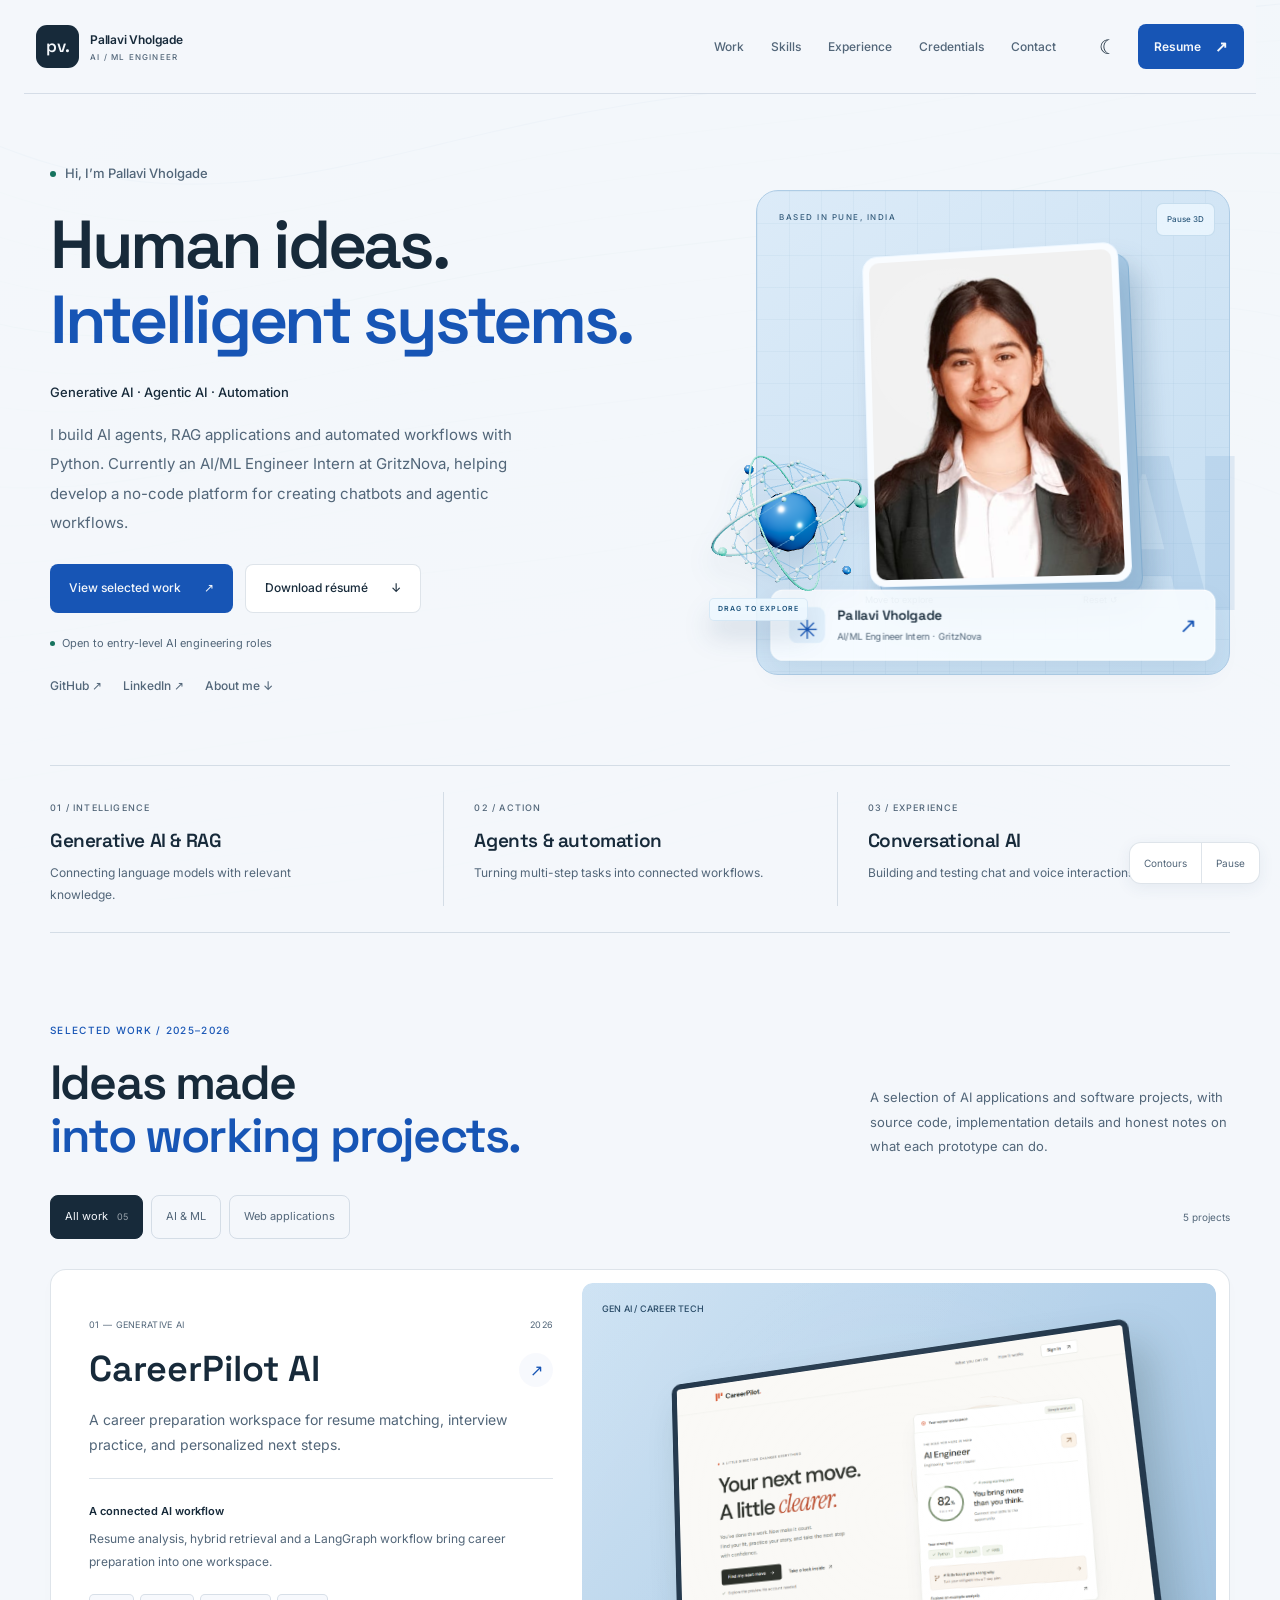
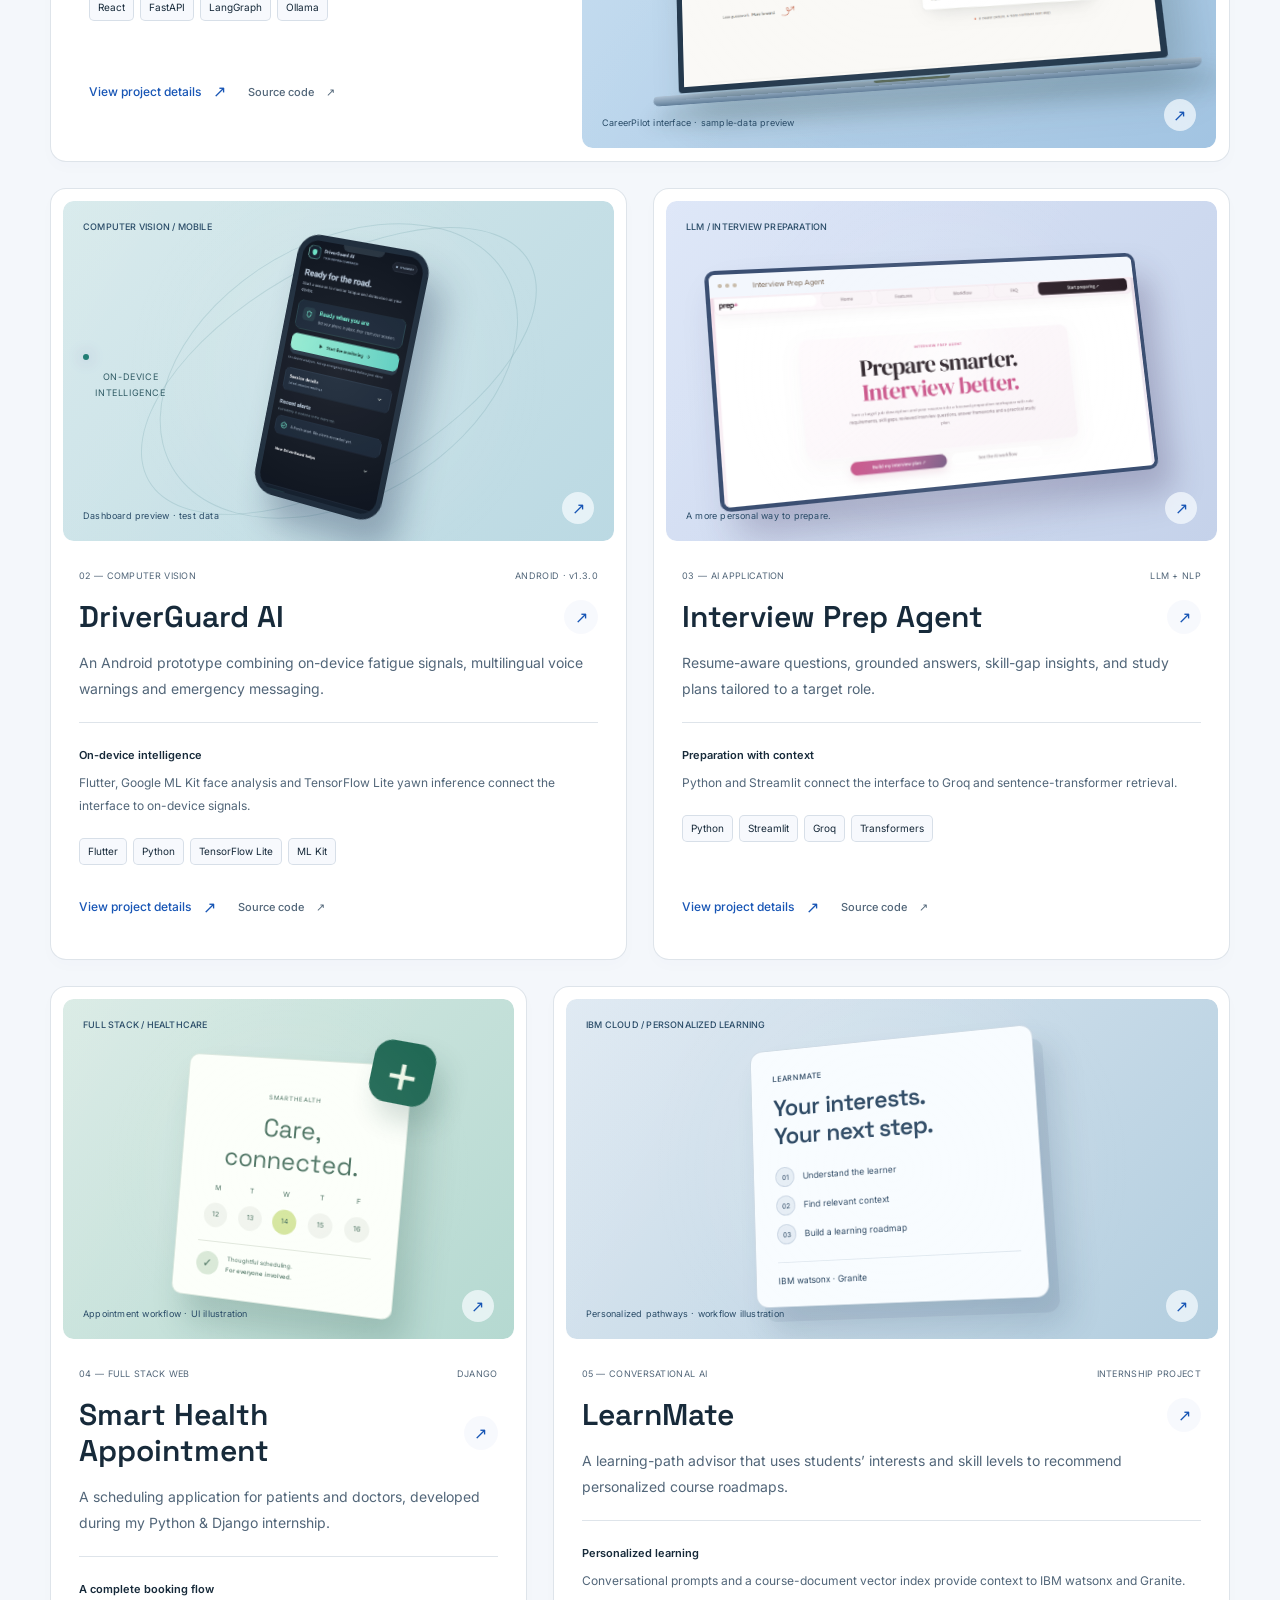
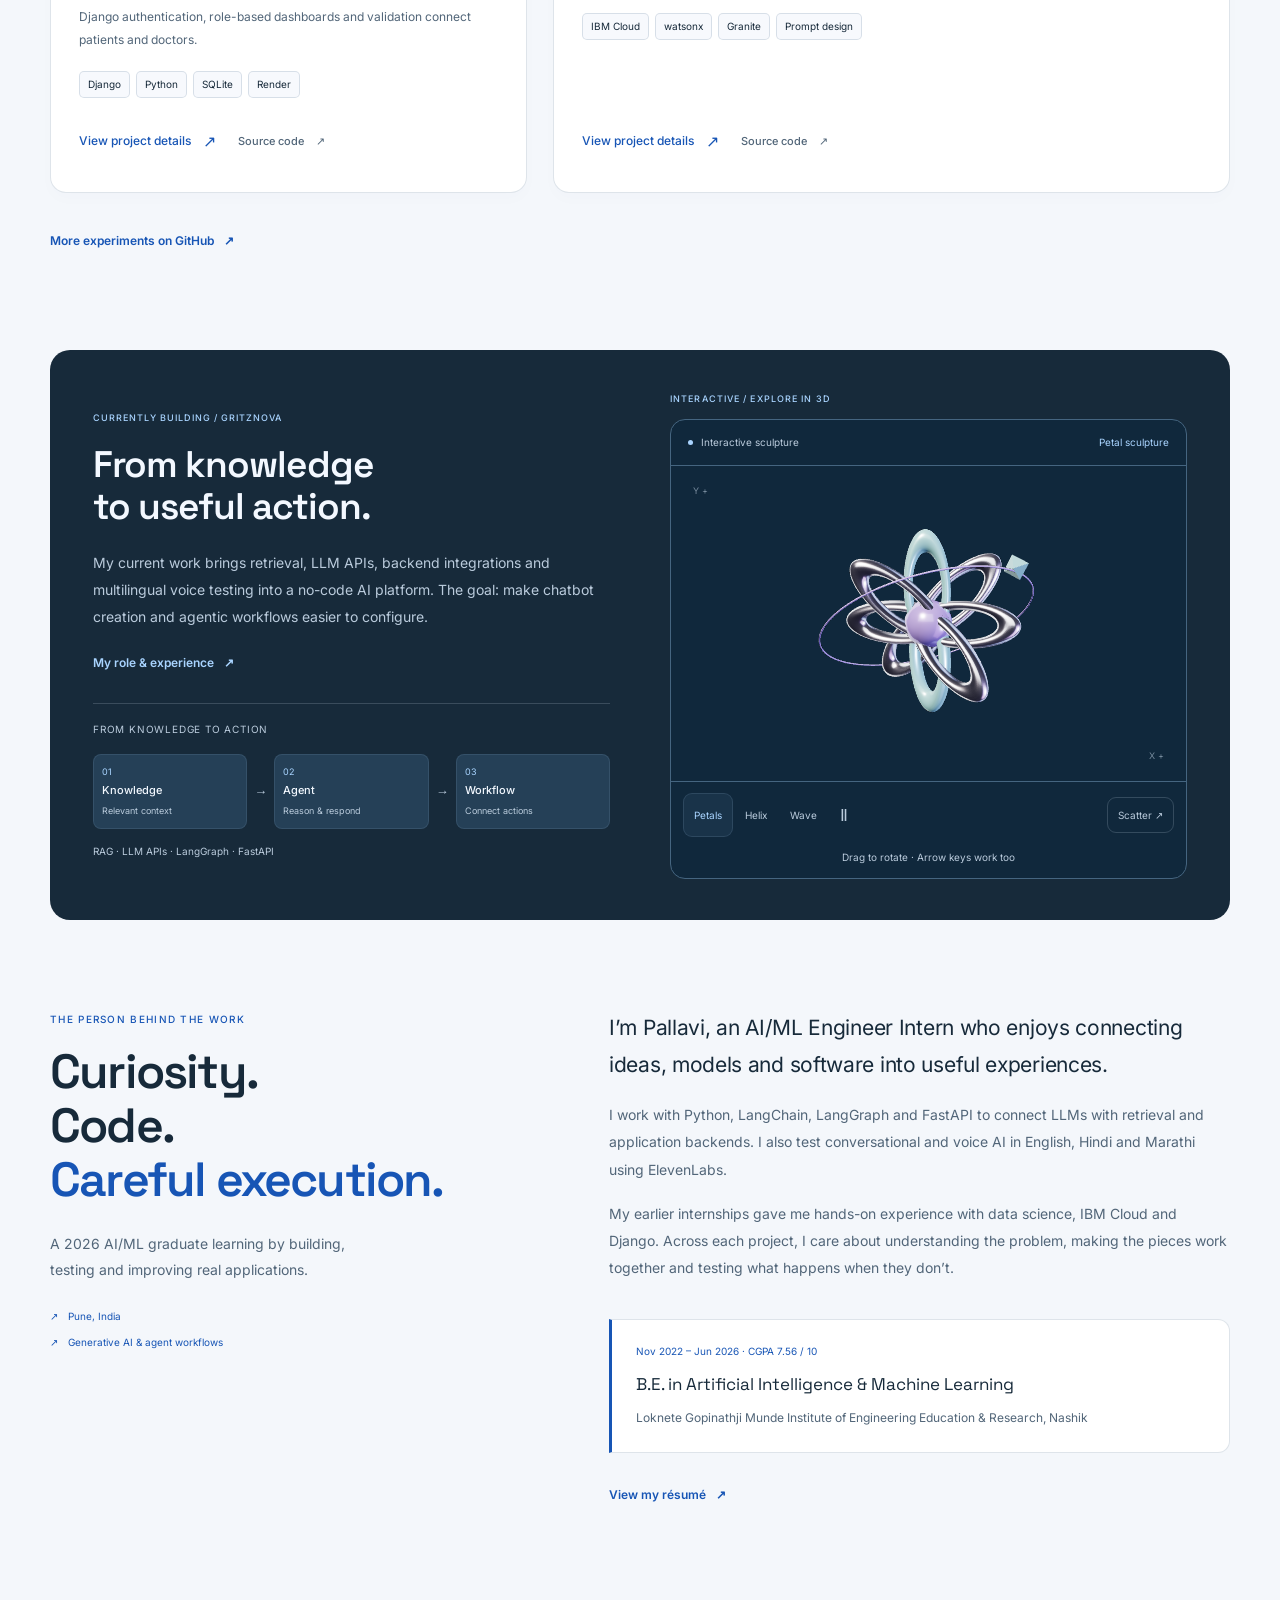
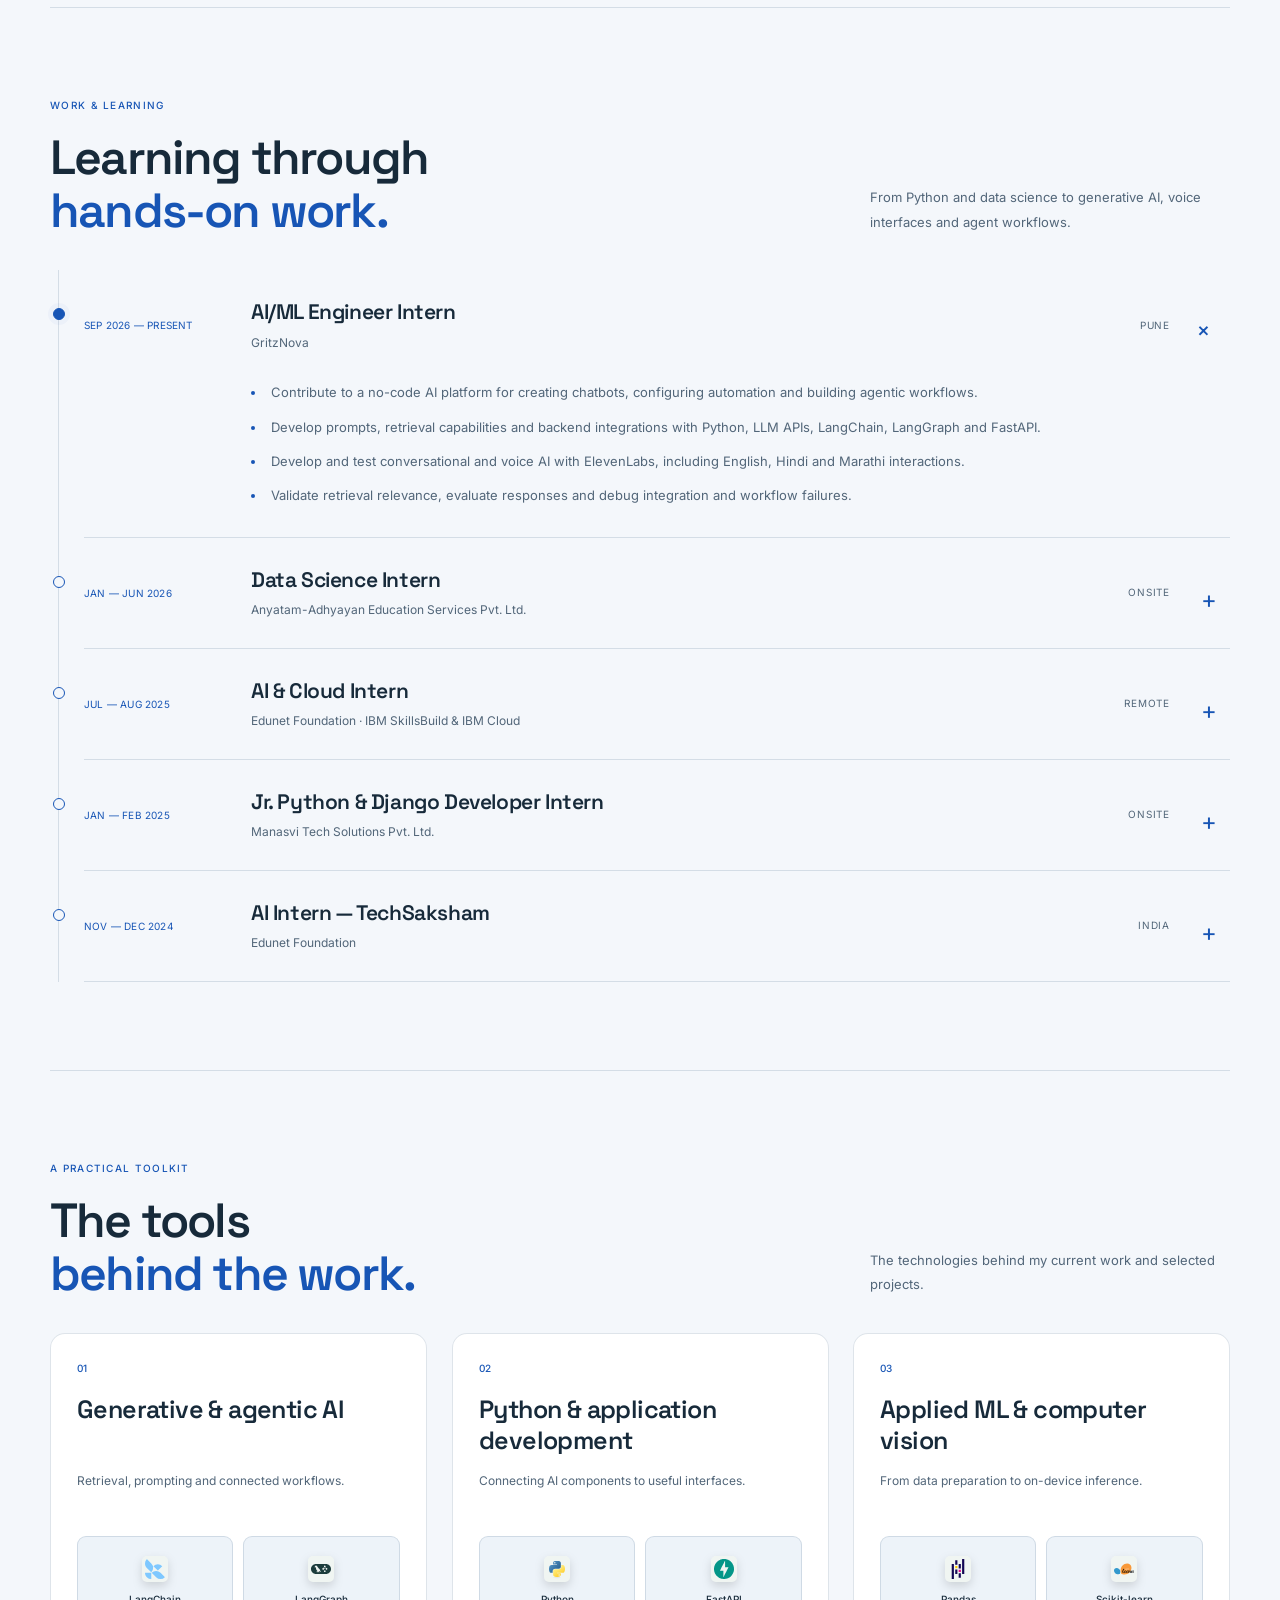
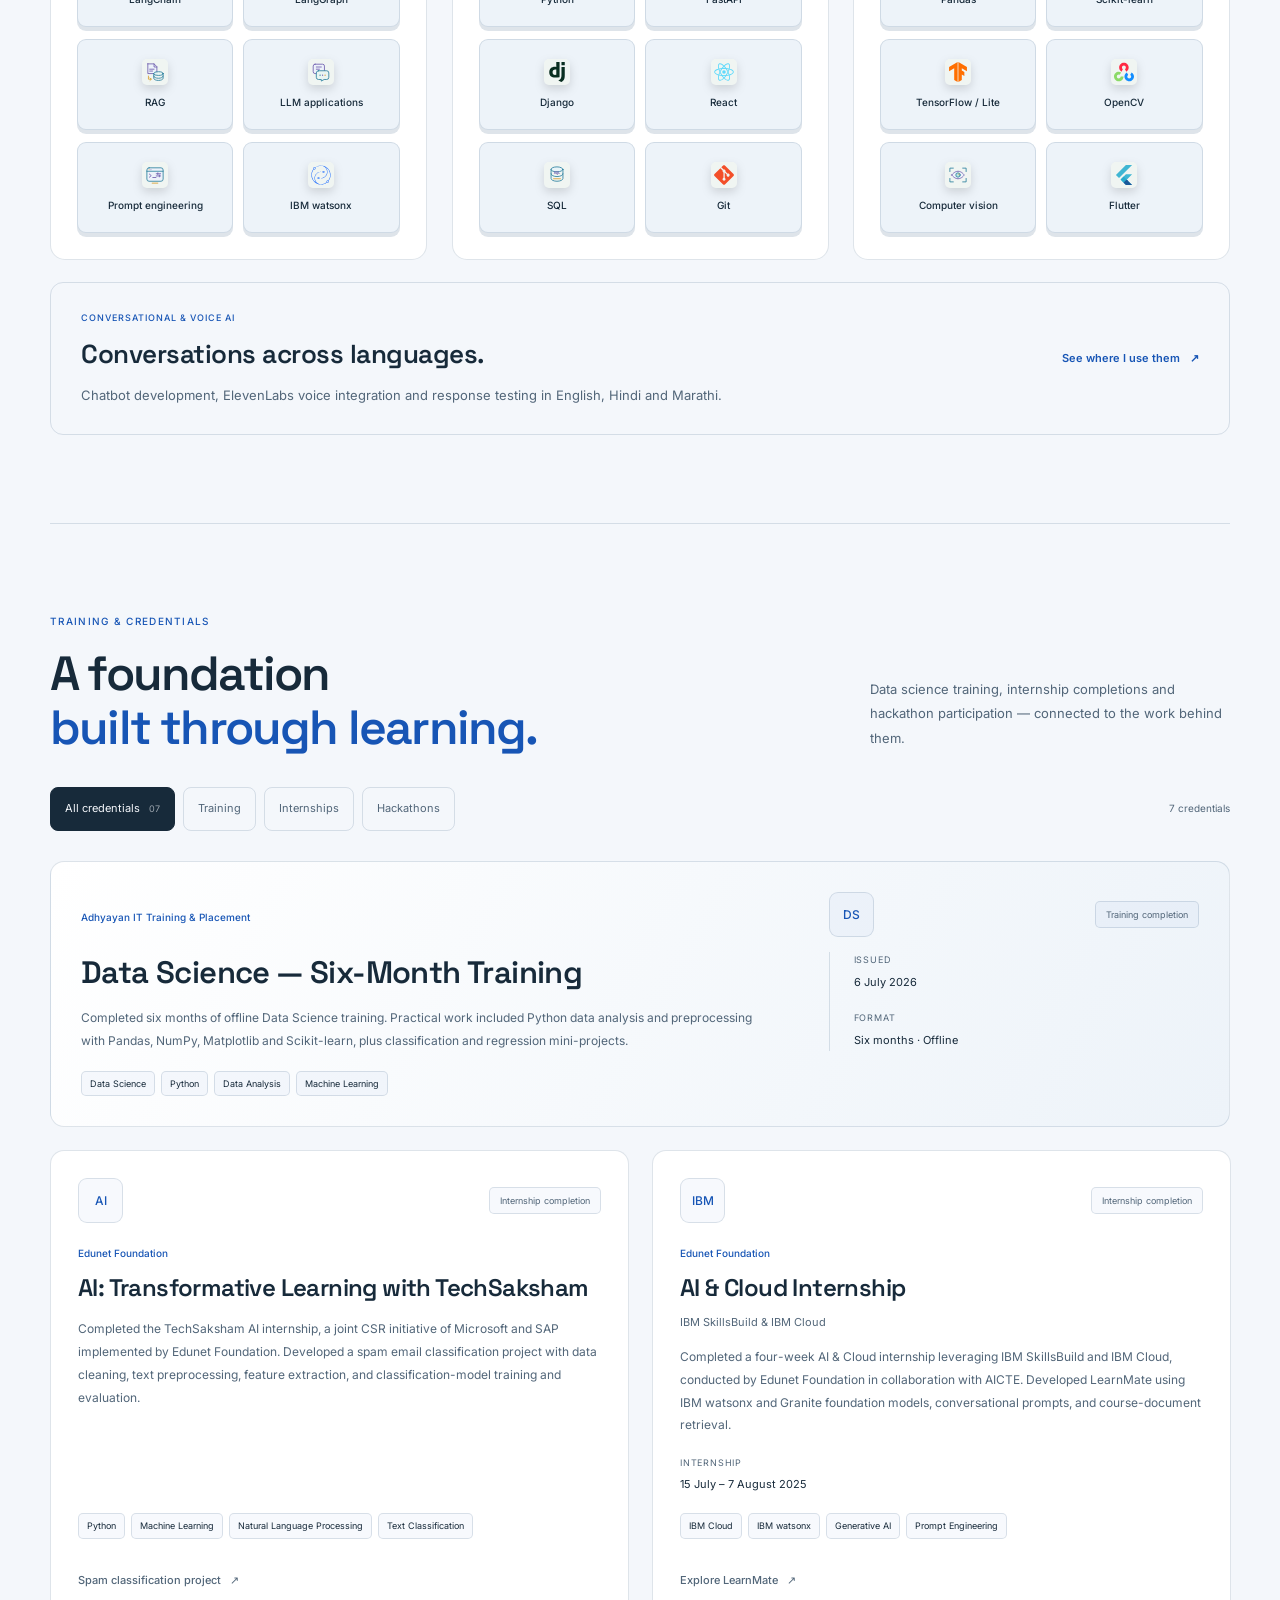
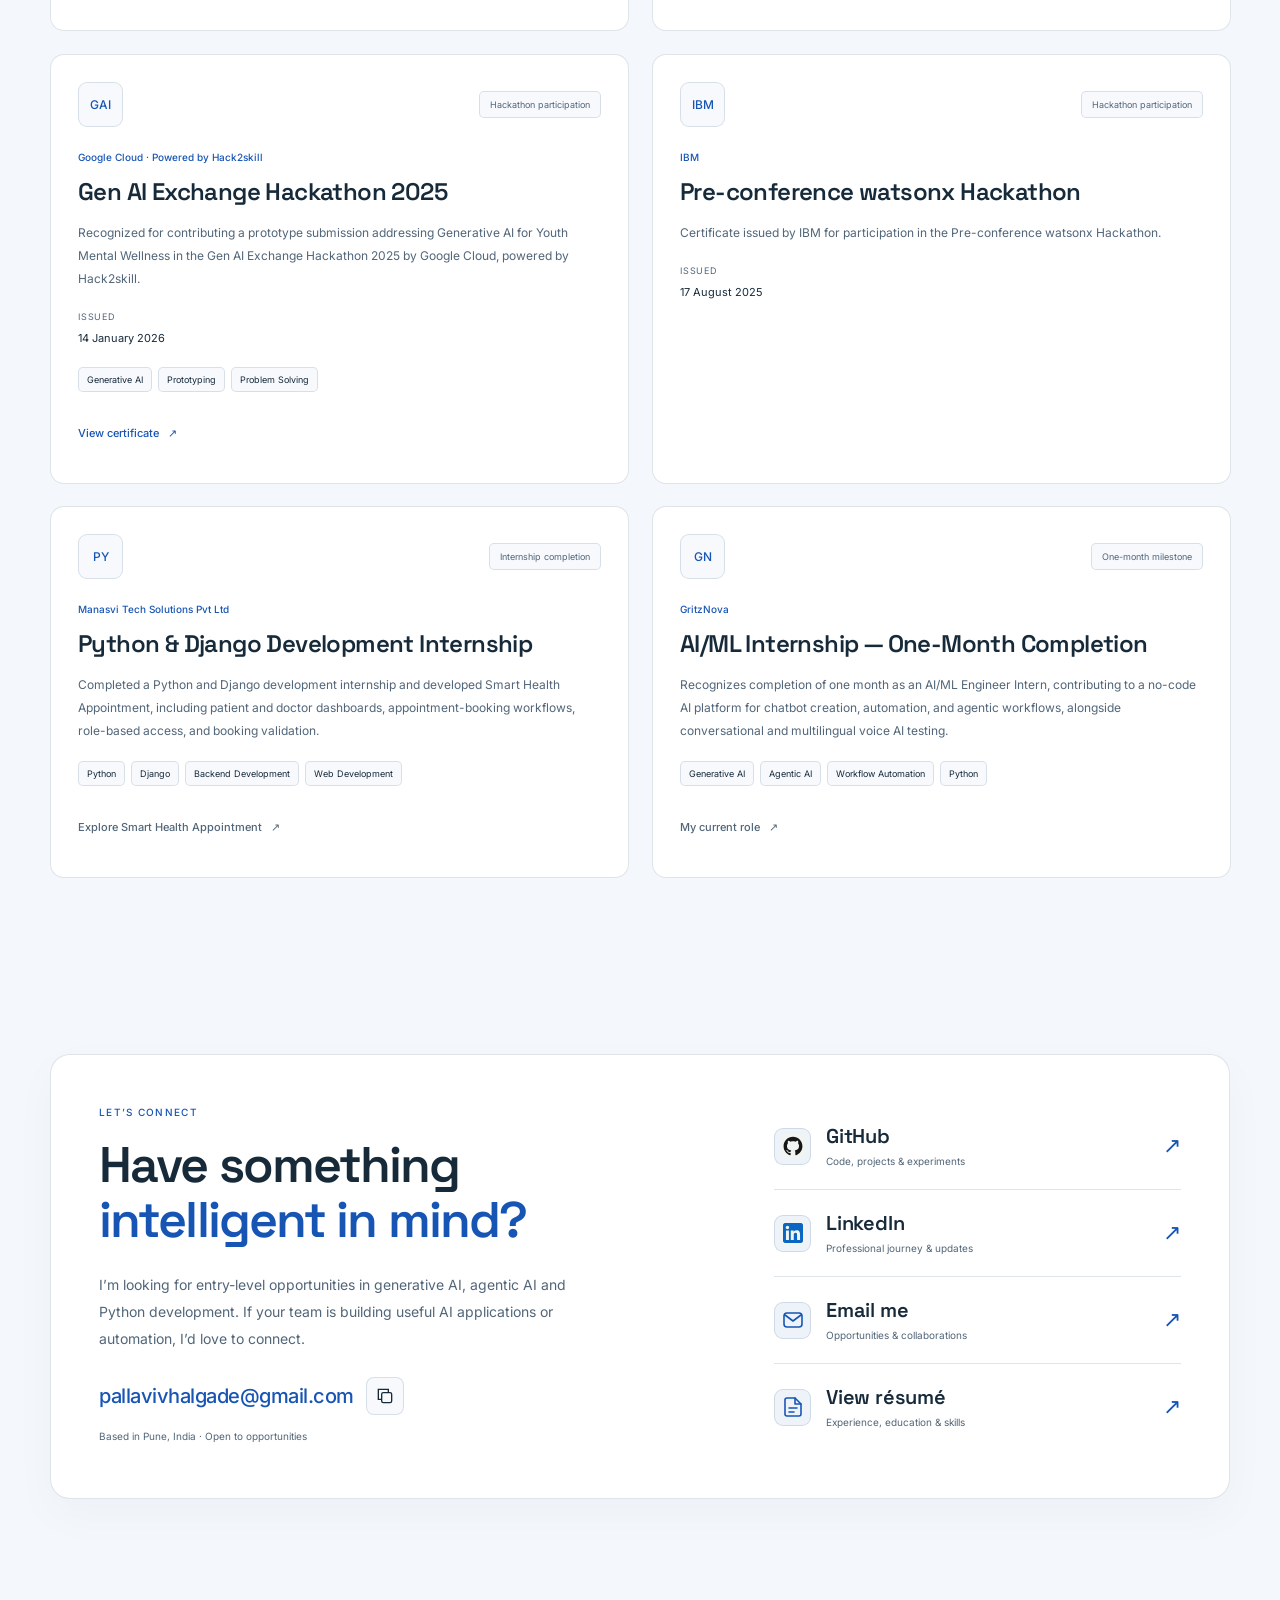
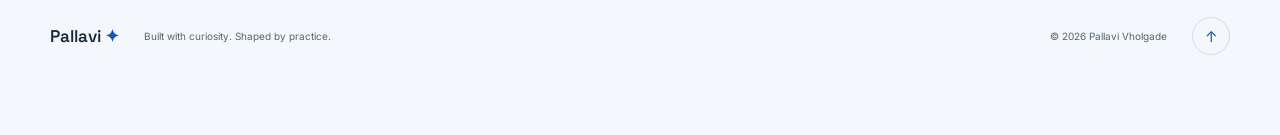
<file: index.html>
<!DOCTYPE html><html lang="en" data-theme="light"><head>
<meta charset="UTF-8"><meta name="viewport" content="width=device-width, initial-scale=1">
<meta name="theme-color" content="#f4f7fb"><title>Pallavi Vholgade | Generative AI, Agentic AI &amp; Automation</title>
<meta name="description" content="Pallavi Vholgade, AI/ML Engineer Intern at GritzNova. Explore hands-on work in AI agents, RAG, no-code automation, voice AI and Python applications.">
<link rel="icon" href="./assets/favicon.svg" type="image/svg+xml">



<script>try{document.documentElement.dataset.theme=localStorage.getItem('pv-studio-theme')==='dark'?'dark':'light';document.documentElement.dataset.heroMotion=localStorage.getItem('pv-hero-motion')==='paused'?'paused':'playing'}catch{}</script>





<link rel="canonical" href="https://pallavi-portfolio-preview.vercel.app/">
<meta property="og:type" content="website">
<meta property="og:title" content="Pallavi Vholgade | AI Agents, RAG &amp; Automation">
<meta property="og:description" content="Pallavi Vholgade, AI/ML Engineer Intern at GritzNova. Explore hands-on work in AI agents, RAG, no-code automation, voice AI and Python applications.">
<meta property="og:url" content="https://pallavi-portfolio-preview.vercel.app/">
<meta property="og:image" content="https://pallavi-portfolio-preview.vercel.app/assets/pallavi-profile.jpeg">
<meta name="twitter:card" content="summary">
<script type="application/ld+json">{"@context": "https://schema.org", "@type": "Person", "name": "Pallavi Vholgade", "url": "https://pallavi-portfolio-preview.vercel.app/", "jobTitle": "AI/ML Engineer Intern", "worksFor": {"@type": "Organization", "name": "GritzNova"}, "sameAs": ["https://github.com/pallavivhalgade", "https://www.linkedin.com/in/pallavi-vholgade-05565b24b/"], "knowsAbout": ["Generative AI", "Agentic AI", "Retrieval-Augmented Generation", "Python", "Workflow Automation"]}</script>


<link rel="preload" href="./assets/fonts/space-grotesk.woff2" type="font/woff2" crossorigin="anonymous" as="font"><link rel="preload" href="./assets/fonts/inter.woff2" type="font/woff2" crossorigin="anonymous" as="font"><link rel="stylesheet" href="./project-models.css"><link rel="stylesheet" href="./immersive.css"><link rel="stylesheet" href="./portfolio.css?v=studio-20261104"><link rel="stylesheet" href="./three-d-effects.css?v=hero3d-20261104a"></head>
<body><div class="reading-progress" aria-hidden="true"></div>
<div class="wallpaper-layer" aria-hidden="true"><canvas id="live-wallpaper"></canvas><div class="wallpaper-vignette"></div></div>
<a class="skip-link" href="#main">Skip to content</a>
<header class="header">
  <a class="brand" href="#home" aria-label="Pallavi Vholgade home"><span class="brand-symbol"><span class="brand-monogram">pv.</span><span class="brand-name">Pallavi Vholgade<small>AI / ML ENGINEER</small></span></span></a>
  <nav aria-label="Main navigation" id="navigation"><a href="#projects">Work</a><a href="#stack">Skills</a><a href="#experience">Experience</a><a href="#certifications">Credentials</a><a href="#connect">Contact</a></nav>
  <div class="nav-actions"><button class="icon-button" id="theme" aria-label="Switch to light theme" title="Switch theme">☾</button><a class="resume-nav" href="./assets/Pallavi_Vholgade_BE.pdf" target="_blank" rel="noopener">Resume <span>↗</span></a><button id="menu" class="menu-button" aria-expanded="false" aria-controls="navigation" aria-label="Open navigation"><span></span><span></span></button></div>
</header>
<main id="main">
  <section class="hero shell" id="home" aria-labelledby="hero-title"><div class="hero-workbench"><div class="hero-body">
  <p class="hello"><span class="status-dot" aria-hidden="true"></span> Hi, I’m Pallavi Vholgade</p><div class="creative-masthead"><h1 id="hero-title">Human ideas.<br><span class="intro-surname">Intelligent systems.</span></h1></div><h2 class="hero-statement">Generative AI · Agentic AI · Automation</h2>


  <p class="intro">I build AI agents, RAG applications and automated workflows with Python. Currently an AI/ML Engineer Intern at GritzNova, helping develop a no-code platform for creating chatbots and agentic workflows.</p>


  <div class="hero-actions"><a class="button primary" href="#projects">View selected work <span aria-hidden="true">↗</span></a><a class="button secondary" href="./assets/Pallavi_Vholgade_BE.pdf" target="_blank" rel="noopener noreferrer">Download résumé <span aria-hidden="true">↓</span></a></div>

<div class="hero-footer"><div class="availability"><span class="status-dot" aria-hidden="true"></span> Open to entry-level AI engineering roles</div><div class="hero-socials"><a href="https://github.com/pallavivhalgade" target="_blank" rel="noopener noreferrer">GitHub ↗</a><a href="https://www.linkedin.com/in/pallavi-vholgade-05565b24b/" target="_blank" rel="noopener noreferrer">LinkedIn ↗</a><a href="#about">About me ↓</a></div></div></div><div class="portrait-composition"><div class="portrait-grid" aria-hidden="true"></div><span class="portrait-coordinate">BASED IN PUNE, INDIA</span><span class="portrait-background-type" aria-hidden="true">AI</span><div class="portrait-stage">
      <div class="portrait-shadow" aria-hidden="true"></div>
      <button class="portrait-card" id="portrait-card" type="button" aria-label="Tilt Pallavi’s portrait" aria-describedby="portrait-help">
        <span class="portrait-depth" aria-hidden="true"></span>
        <span class="portrait-photo"><img src="./assets/pallavi-profile.jpeg" alt="Pallavi Vholgade" width="413" height="531" fetchpriority="high"></span>
        <span class="portrait-glare" aria-hidden="true"></span>


      </button>
      <div class="portrait-hint"><span>Move to explore</span><button id="portrait-reset" type="button" aria-label="Reset profile photo rotation">Reset ↺</button></div>
      <p id="portrait-help" class="visually-hidden">Move your pointer over the photo to tilt it. Tap or press Enter to change its angle. Use arrow keys to rotate, and Escape or Home to reset.</p>
    </div><div class="portrait-meta"><span class="portrait-meta-icon" aria-hidden="true">✳</span><div><strong>Pallavi Vholgade</strong><span>AI/ML Engineer Intern · GritzNova</span></div><span aria-hidden="true">↗</span></div><div class="hero-orb" data-renderer="loading"><div class="hero-orb-fallback" aria-hidden="true"><i></i><i></i><span></span></div><canvas id="hero-orb-canvas" width="215" height="215" tabindex="0" role="img" aria-label="Animated 3D neural globe. Drag to rotate, or use arrow keys. Press Home to reset the view."></canvas><span class="hero-orb-label">DRAG TO EXPLORE</span></div><button id="hero-motion" class="hero-motion" type="button" disabled="" aria-label="Pause hero 3D animation" aria-pressed="false">Pause 3D</button></div></div><div class="expertise-strip" aria-label="Areas I work in"><div><span>01 / INTELLIGENCE</span><strong>Generative AI &amp; RAG</strong><p>Connecting language models with relevant knowledge.</p></div><div><span>02 / ACTION</span><strong>Agents &amp; automation</strong><p>Turning multi-step tasks into connected workflows.</p></div><div><span>03 / EXPERIENCE</span><strong>Conversational AI</strong><p>Building and testing chat and voice interactions.</p></div></div></section><section class="section shell" id="projects" aria-labelledby="projects-title">
    <div class="section-heading" data-reveal=""><div><p class="eyebrow">Selected work / 2025–2026</p><h2 id="projects-title">Ideas made<br><span>into working projects.</span></h2></div><p>A selection of AI applications and software projects, with source code, implementation details and honest notes on what each prototype can do.</p></div>
    <div class="project-toolbar"><div class="filters" role="group" aria-label="Filter projects"><button class="active" data-filter="all" aria-pressed="true">All work <span>05</span></button><button data-filter="ai" aria-pressed="false">AI &amp; ML</button><button data-filter="web" aria-pressed="false">Web applications</button></div><span class="project-count" aria-live="polite">5 projects</span></div>
    <div class="projects-grid">
      <article class="project-card" data-category="ai web" data-chapter="01"><div class="project-visual" data-depth="7"><button class="project-art career-art" data-project="career" aria-label="Explore CareerPilot AI project"><span class="art-label">GEN AI / CAREER TECH</span><div class="laptop model"><div class="laptop-screen"><img src="./assets/careerpilot-preview.png" alt="CareerPilot AI interface showing sample analysis data" width="1440" height="980" loading="lazy" decoding="async"></div><div class="laptop-base"></div></div><span class="art-caption">CareerPilot interface · sample-data preview</span><span class="art-open">↗</span></button><span class="project-chapter" aria-hidden="true">01</span></div><div class="project-story">

        <div class="project-meta"><span>01 — GENERATIVE AI</span><span>2026</span></div><div class="project-title"><h3><button data-project="career">CareerPilot AI</button></h3><button class="circle-link" data-project="career" aria-label="Read about CareerPilot AI">↗</button></div><p>A career preparation workspace for resume matching, interview practice, and personalized next steps.</p><div class="project-outcome"><span>A connected AI workflow</span><p>Resume analysis, hybrid retrieval and a LangGraph workflow bring career preparation into one workspace.</p></div><div class="tags"><span>React</span><span>FastAPI</span><span>LangGraph</span><span>Ollama</span></div>
      <div class="project-actions"><button class="project-discover" data-project="career">View project details <span aria-hidden="true">↗</span></button><a class="project-source" href="https://github.com/pallavivhalgade/CareerPilotAI" target="_blank" rel="noopener noreferrer">Source code <span aria-hidden="true">↗</span><span class="visually-hidden"> for CareerPilotAI</span></a></div></div></article>
      <article class="project-card" data-category="ai" data-chapter="02"><div class="project-visual" data-depth="7"><button class="project-art driver-art" data-project="driver" aria-label="Explore DriverGuard AI project"><span class="art-label">COMPUTER VISION / MOBILE</span><div class="driver-orbit" aria-hidden="true"></div><span class="detection-label"><i></i> ON-DEVICE INTELLIGENCE</span><div class="phone model"><span class="phone-speaker"></span><img src="./assets/driverguard-v1.3.0.png" alt="DriverGuard v1.3.0 dashboard preview" width="300" height="600" loading="lazy"></div><span class="art-caption">Dashboard preview · test data</span><span class="art-open">↗</span></button><span class="project-chapter" aria-hidden="true">02</span></div><div class="project-story">

        <div class="project-meta"><span>02 — COMPUTER VISION</span><span>ANDROID · v1.3.0</span></div><div class="project-title"><h3><button data-project="driver">DriverGuard AI</button></h3><button class="circle-link" data-project="driver" aria-label="Read about DriverGuard AI">↗</button></div><p>An Android prototype combining on-device fatigue signals, multilingual voice warnings and emergency messaging.</p><div class="project-outcome"><span>On-device intelligence</span><p>Flutter, Google ML Kit face analysis and TensorFlow Lite yawn inference connect the interface to on-device signals.</p></div><div class="tags"><span>Flutter</span><span>Python</span><span>TensorFlow Lite</span><span>ML Kit</span></div>
      <div class="project-actions"><button class="project-discover" data-project="driver">View project details <span aria-hidden="true">↗</span></button><a class="project-source" href="https://github.com/pallavivhalgade/AI-Based-Driver-Fatigue-and-Distraction-Detection" target="_blank" rel="noopener noreferrer">Source code <span aria-hidden="true">↗</span><span class="visually-hidden"> for AI-Based-Driver-Fatigue-and-Distraction-Detection</span></a></div></div></article>
      <article class="project-card" data-category="ai web" data-chapter="03"><div class="project-visual" data-depth="7"><button class="project-art interview-art" data-project="interview" aria-label="Explore Interview Prep Agent project"><span class="art-label">LLM / INTERVIEW PREPARATION</span><div class="browser-model model"><div class="browser-bar"><i></i><i></i><i></i><span>Interview Prep Agent</span></div><img src="./assets/interview.png" alt="Interview Prep Agent application interface" width="900" height="500" loading="lazy"></div><span class="art-caption">A more personal way to prepare.</span><span class="art-open">↗</span></button><span class="project-chapter" aria-hidden="true">03</span></div><div class="project-story">

        <div class="project-meta"><span>03 — AI APPLICATION</span><span>LLM + NLP</span></div><div class="project-title"><h3><button data-project="interview">Interview Prep Agent</button></h3><button class="circle-link" data-project="interview" aria-label="Read about Interview Prep Agent">↗</button></div><p>Resume-aware questions, grounded answers, skill-gap insights, and study plans tailored to a target role.</p><div class="project-outcome"><span>Preparation with context</span><p>Python and Streamlit connect the interface to Groq and sentence-transformer retrieval.</p></div><div class="tags"><span>Python</span><span>Streamlit</span><span>Groq</span><span>Transformers</span></div>
      <div class="project-actions"><button class="project-discover" data-project="interview">View project details <span aria-hidden="true">↗</span></button><a class="project-source" href="https://github.com/pallavivhalgade/interview-prep-agent" target="_blank" rel="noopener noreferrer">Source code <span aria-hidden="true">↗</span><span class="visually-hidden"> for interview-prep-agent</span></a></div></div></article>
      <article class="project-card" data-category="web" data-chapter="04"><div class="project-visual" data-depth="7"><button class="project-art health-art" data-project="health" aria-label="Explore SmartHealth Appointment System project"><span class="art-label">FULL STACK / HEALTHCARE</span><div class="health-model model"><div class="health-symbol">+</div><div class="appointment-card"><span>SMARTHEALTH</span><strong>Care, connected.</strong><div class="calendar-days"><span>M</span><span>T</span><span>W</span><span>T</span><span>F</span><b>12</b><b>13</b><b class="selected">14</b><b>15</b><b>16</b></div><div class="appointment-line"><i>✓</i><span>Thoughtful scheduling.<br><strong>For everyone involved.</strong></span></div></div></div><span class="art-caption">Appointment workflow · UI illustration</span><span class="art-open">↗</span></button><span class="project-chapter" aria-hidden="true">04</span></div><div class="project-story">

        <div class="project-meta"><span>04 — FULL STACK WEB</span><span>DJANGO</span></div><div class="project-title"><h3><button data-project="health">Smart Health Appointment</button></h3><button class="circle-link" data-project="health" aria-label="Read about Smart Health Appointment">↗</button></div><p>A scheduling application for patients and doctors, developed during my Python &amp; Django internship.</p><div class="project-outcome"><span>A complete booking flow</span><p>Django authentication, role-based dashboards and validation connect patients and doctors.</p></div><div class="tags"><span>Django</span><span>Python</span><span>SQLite</span><span>Render</span></div>
      <div class="project-actions"><button class="project-discover" data-project="health">View project details <span aria-hidden="true">↗</span></button><a class="project-source" href="https://github.com/pallavivhalgade/smart-health-appointment" target="_blank" rel="noopener noreferrer">Source code <span aria-hidden="true">↗</span><span class="visually-hidden"> for smart-health-appointment</span></a></div></div></article>

<article class="project-card learnmate-card" data-category="ai" data-chapter="05">
  <div class="project-visual" data-depth="7"><button class="project-art learnmate-art" data-project="learnmate" aria-label="Explore LearnMate project"><span class="art-label">IBM CLOUD / PERSONALIZED LEARNING</span><div class="learning-model model"><span class="learning-kicker">LEARNMATE</span><strong>Your interests.<br>Your next step.</strong><div class="learning-path"><span><i aria-hidden="true">01</i>Understand the learner</span><span><i aria-hidden="true">02</i>Find relevant context</span><span><i aria-hidden="true">03</i>Build a learning roadmap</span></div><span class="learning-model-note">IBM watsonx · Granite</span></div><span class="art-caption">Personalized pathways · workflow illustration</span><span class="art-open" aria-hidden="true">↗</span></button><span class="project-chapter" aria-hidden="true">05</span></div>
  <div class="project-story"><div class="project-meta"><span>05 — CONVERSATIONAL AI</span><span>INTERNSHIP PROJECT</span></div><div class="project-title"><h3><button data-project="learnmate">LearnMate</button></h3><button class="circle-link" data-project="learnmate" aria-label="Read about LearnMate">↗</button></div><p>A learning-path advisor that uses students’ interests and skill levels to recommend personalized course roadmaps.</p><div class="project-outcome"><span>Personalized learning</span><p>Conversational prompts and a course-document vector index provide context to IBM watsonx and Granite.</p></div><div class="tags"><span>IBM Cloud</span><span>watsonx</span><span>Granite</span><span>Prompt design</span></div><div class="project-actions"><button class="project-discover" data-project="learnmate">View project details <span aria-hidden="true">↗</span></button><a class="project-source" href="https://github.com/pallavivhalgade/learnmate-watsonx" target="_blank" rel="noopener noreferrer">Source code <span aria-hidden="true">↗</span><span class="visually-hidden"> for learnmate-watsonx</span></a></div></div>
</article>
    </div>
    <a class="text-link github-link" href="https://github.com/pallavivhalgade" target="_blank" rel="noopener">More experiments on GitHub <span>↗</span></a>
  </section>
<section class="current-work shell" aria-labelledby="current-work-title" data-reveal="">
  <div class="current-work-copy"><p class="eyebrow">Currently building / GritzNova</p><h2 id="current-work-title">From knowledge<br>to useful action.</h2><p>My current work brings retrieval, LLM APIs, backend integrations and multilingual voice testing into a no-code AI platform. The goal: make chatbot creation and agentic workflows easier to configure.</p><a class="text-link" href="#experience">My role &amp; experience <span aria-hidden="true">↗</span></a><div class="workflow-map" aria-label="Illustration of a knowledge-to-action AI workflow"><span class="workflow-caption">FROM KNOWLEDGE TO ACTION</span><div class="workflow-nodes"><span><b>01</b>Knowledge<small>Relevant context</small></span><i aria-hidden="true">→</i><span><b>02</b>Agent<small>Reason &amp; respond</small></span><i aria-hidden="true">→</i><span><b>03</b>Workflow<small>Connect actions</small></span></div><span class="workflow-footnote">RAG · LLM APIs · LangGraph · FastAPI</span></div></div>

<div class="hero-lab" id="playground" aria-label="Interactive 3D sculpture"><span class="lab-label">INTERACTIVE / EXPLORE IN 3D</span><div class="hero-visual" aria-label="Interactive 3D data playground">
      <div class="visual-top"><span><i></i> Interactive sculpture</span><span class="visual-index" aria-live="polite">Petal sculpture</span></div>
      <div class="scene" id="scene"><div class="scene-fallback" aria-hidden="true"><div></div><div></div><div></div><span>✳</span></div><canvas id="neural-canvas" tabindex="0" role="img" aria-label="Interactive chrome data bloom. Drag or use arrow keys to rotate. Change shapes or scatter the sculpture using the controls below."></canvas><span class="scene-axis axis-x" aria-hidden="true">X +</span><span class="scene-axis axis-y" aria-hidden="true">Y +</span></div>
      <span class="floating-tag tag-one">INPUT:<br><strong>A LITTLE CURIOSITY.</strong></span><span class="floating-tag tag-two">OUTPUT:<br><strong>NEW POSSIBILITIES ↗</strong></span>
      <div class="visual-bottom"><div class="scene-controls" role="group" aria-label="3D model"><button class="active" data-shape="orbit" aria-pressed="true" disabled="">Petals</button><button data-shape="network" aria-pressed="false" disabled="">Helix</button><button data-shape="wave" aria-pressed="false" disabled="">Wave</button><button id="motion" aria-label="Pause 3D animation" title="Pause animation" disabled="">Ⅱ</button></div><button id="scatter" aria-pressed="false" disabled="">Scatter ↗</button></div><span class="drag-hint">Drag to rotate · Arrow keys work too</span>
    </div></div></section>

<section class="section shell about-section" id="about" aria-labelledby="about-title">
  <div class="about-heading" data-reveal=""><p class="eyebrow">The person behind the work</p><h2 id="about-title">Curiosity.<br>Code.<br><span>Careful execution.</span></h2><p class="about-note">A 2026 AI/ML graduate learning by building, testing and improving real applications.</p><div class="about-details"><span>Pune, India</span><span>Generative AI &amp; agent workflows</span></div></div>
  <div class="about-content" data-reveal=""><div class="about-copy"><p class="about-lead">I’m Pallavi, an AI/ML Engineer Intern who enjoys connecting ideas, models and software into useful experiences.</p><p>I work with Python, LangChain, LangGraph and FastAPI to connect LLMs with retrieval and application backends. I also test conversational and voice AI in English, Hindi and Marathi using ElevenLabs.</p><p>My earlier internships gave me hands-on experience with data science, IBM Cloud and Django. Across each project, I care about understanding the problem, making the pieces work together and testing what happens when they don’t.</p></div>
  <div class="education" data-depth="3"><span>Nov 2022 – Jun 2026 · CGPA 7.56 / 10</span><strong>B.E. in Artificial Intelligence &amp; Machine Learning</strong><p>Loknete Gopinathji Munde Institute of Engineering Education &amp; Research, Nashik</p></div><a class="text-link" href="./assets/Pallavi_Vholgade_BE.pdf" target="_blank" rel="noopener noreferrer">View my résumé <span aria-hidden="true">↗</span></a></div>
</section>

  <section class="section shell experience-section" id="experience" aria-labelledby="experience-title"><div class="section-heading" data-reveal=""><div><p class="eyebrow">Work &amp; learning</p><h2 id="experience-title">Learning through<br><span>hands-on work.</span></h2></div><p>From Python and data science to generative AI, voice interfaces and agent workflows.</p></div><div class="timeline"><details open=""><summary><span class="exp-date">SEP 2026 — PRESENT</span><span class="exp-role"><strong>AI/ML Engineer Intern</strong><span>GritzNova</span></span><span class="exp-mode">PUNE</span><span class="expand" aria-hidden="true">+</span></summary><div class="exp-description"><ul><li>Contribute to a no-code AI platform for creating chatbots, configuring automation and building agentic workflows.</li><li>Develop prompts, retrieval capabilities and backend integrations with Python, LLM APIs, LangChain, LangGraph and FastAPI.</li><li>Develop and test conversational and voice AI with ElevenLabs, including English, Hindi and Marathi interactions.</li><li>Validate retrieval relevance, evaluate responses and debug integration and workflow failures.</li></ul></div></details>
<details><summary><span class="exp-date">JAN — JUN 2026</span><span class="exp-role"><strong>Data Science Intern</strong><span>Anyatam-Adhyayan Education Services Pvt. Ltd.</span></span><span class="exp-mode">ONSITE</span><span class="expand" aria-hidden="true">+</span></summary><div class="exp-description"><ul><li>Completed hands-on Python data science training using Pandas, NumPy, Matplotlib and Scikit-learn for analysis and preprocessing.</li><li>Built classification and regression mini-projects covering model training and evaluation, with foundational exposure to generative AI and LLM applications.</li></ul></div></details>
<details><summary><span class="exp-date">JUL — AUG 2025</span><span class="exp-role"><strong>AI &amp; Cloud Intern</strong><span>Edunet Foundation · IBM SkillsBuild &amp; IBM Cloud</span></span><span class="exp-mode">REMOTE</span><span class="expand" aria-hidden="true">+</span></summary><div class="exp-description"><ul><li>Completed a four-week AI &amp; Cloud internship conducted by Edunet Foundation in collaboration with AICTE.</li><li>Developed LearnMate using IBM watsonx and Granite foundation models to recommend course pathways based on students’ interests and skill levels.</li><li>Worked on prompt design, course-document retrieval, AI workflows and basic evaluation in the IBM Cloud environment.</li></ul></div></details>
<details><summary><span class="exp-date">JAN — FEB 2025</span><span class="exp-role"><strong>Jr. Python &amp; Django Developer Intern</strong><span>Manasvi Tech Solutions Pvt. Ltd.</span></span><span class="exp-mode">ONSITE</span><span class="expand" aria-hidden="true">+</span></summary><div class="exp-description"><ul><li>Developed Smart Health Appointment with Python and Django, including patient and doctor dashboards, appointment booking and validation.</li><li>Implemented authentication and role-based access, and contributed to debugging, testing, documentation and maintenance.</li></ul></div></details>
<details><summary><span class="exp-date">NOV — DEC 2024</span><span class="exp-role"><strong>AI Intern — TechSaksham</strong><span>Edunet Foundation</span></span><span class="exp-mode">INDIA</span><span class="expand" aria-hidden="true">+</span></summary><div class="exp-description"><ul><li>Worked on a supervised machine learning project for spam email classification, including data cleaning, preprocessing and feature extraction.</li><li>Built and evaluated classification models using Python and standard machine learning libraries.</li></ul></div></details></div></section><section class="section shell technologies-section" id="stack" aria-labelledby="stack-title"><div class="section-heading" data-reveal=""><div><p class="eyebrow">A practical toolkit</p><h2 id="stack-title">The tools<br><span>behind the work.</span></h2></div><p>The technologies behind my current work and selected projects.</p></div><div class="skill-groups"><article class="skill-group" data-depth="3"><span class="skill-group-number">01</span><h3>Generative &amp; agentic AI</h3><p>Retrieval, prompting and connected workflows.</p><ul class="skill-grid"><li><a class="tech-card skill-item" href="https://docs.langchain.com/" target="_blank" rel="noopener noreferrer"><span class="tech-card-surface"><img src="./assets/skills/langchain.svg" width="32" height="32" alt="" loading="lazy"><span>LangChain</span><span class="skill-arrow" aria-hidden="true">↗</span></span></a></li><li><a class="tech-card skill-item" href="https://docs.langchain.com/oss/python/langgraph/overview" target="_blank" rel="noopener noreferrer"><span class="tech-card-surface"><img src="./assets/skills/langgraph.svg" width="32" height="32" alt="" loading="lazy"><span>LangGraph</span><span class="skill-arrow" aria-hidden="true">↗</span></span></a></li><li><a class="tech-card skill-item" href="https://docs.langchain.com/oss/python/langchain/rag" target="_blank" rel="noopener noreferrer"><span class="tech-card-surface"><img src="./assets/skills/rag.svg" width="32" height="32" alt="" loading="lazy"><span>RAG</span><span class="skill-arrow" aria-hidden="true">↗</span></span></a></li><li><a class="tech-card skill-item" href="https://huggingface.co/docs/transformers/" target="_blank" rel="noopener noreferrer"><span class="tech-card-surface"><img src="./assets/skills/llms.svg" width="32" height="32" alt="" loading="lazy"><span>LLM applications</span><span class="skill-arrow" aria-hidden="true">↗</span></span></a></li><li><a class="tech-card skill-item" href="https://www.ibm.com/think/topics/prompt-engineering" target="_blank" rel="noopener noreferrer"><span class="tech-card-surface"><img src="./assets/skills/prompt-engineering.svg" width="32" height="32" alt="" loading="lazy"><span>Prompt engineering</span><span class="skill-arrow" aria-hidden="true">↗</span></span></a></li><li><a class="tech-card skill-item" href="https://www.ibm.com/products/watsonx-ai" target="_blank" rel="noopener noreferrer"><span class="tech-card-surface"><img src="./assets/skills/watsonx-ai.svg" width="32" height="32" alt="" loading="lazy"><span>IBM watsonx</span><span class="skill-arrow" aria-hidden="true">↗</span></span></a></li></ul></article><article class="skill-group" data-depth="3"><span class="skill-group-number">02</span><h3>Python &amp; application development</h3><p>Connecting AI components to useful interfaces.</p><ul class="skill-grid"><li><a class="tech-card skill-item" href="https://docs.python.org/3/" target="_blank" rel="noopener noreferrer"><span class="tech-card-surface"><img src="./assets/skills/python.svg" width="32" height="32" alt="" loading="lazy"><span>Python</span><span class="skill-arrow" aria-hidden="true">↗</span></span></a></li><li><a class="tech-card skill-item" href="https://fastapi.tiangolo.com/" target="_blank" rel="noopener noreferrer"><span class="tech-card-surface"><img src="./assets/skills/fastapi.svg" width="32" height="32" alt="" loading="lazy"><span>FastAPI</span><span class="skill-arrow" aria-hidden="true">↗</span></span></a></li><li><a class="tech-card skill-item" href="https://docs.djangoproject.com/" target="_blank" rel="noopener noreferrer"><span class="tech-card-surface"><img src="./assets/skills/django.svg" width="32" height="32" alt="" loading="lazy"><span>Django</span><span class="skill-arrow" aria-hidden="true">↗</span></span></a></li><li><a class="tech-card skill-item" href="https://react.dev/" target="_blank" rel="noopener noreferrer"><span class="tech-card-surface"><img src="./assets/skills/react.svg" width="32" height="32" alt="" loading="lazy"><span>React</span><span class="skill-arrow" aria-hidden="true">↗</span></span></a></li><li><a class="tech-card skill-item" href="https://www.sqlite.org/docs.html" target="_blank" rel="noopener noreferrer"><span class="tech-card-surface"><img src="./assets/skills/sql.svg" width="32" height="32" alt="" loading="lazy"><span>SQL</span><span class="skill-arrow" aria-hidden="true">↗</span></span></a></li><li><a class="tech-card skill-item" href="https://git-scm.com/doc" target="_blank" rel="noopener noreferrer"><span class="tech-card-surface"><img src="./assets/skills/git.svg" width="32" height="32" alt="" loading="lazy"><span>Git</span><span class="skill-arrow" aria-hidden="true">↗</span></span></a></li></ul></article><article class="skill-group" data-depth="3"><span class="skill-group-number">03</span><h3>Applied ML &amp; computer vision</h3><p>From data preparation to on-device inference.</p><ul class="skill-grid"><li><a class="tech-card skill-item" href="https://pandas.pydata.org/docs/" target="_blank" rel="noopener noreferrer"><span class="tech-card-surface"><img src="./assets/skills/pandas.svg" width="32" height="32" alt="" loading="lazy"><span>Pandas</span><span class="skill-arrow" aria-hidden="true">↗</span></span></a></li><li><a class="tech-card skill-item" href="https://scikit-learn.org/stable/" target="_blank" rel="noopener noreferrer"><span class="tech-card-surface"><img src="./assets/skills/scikitlearn.svg" width="32" height="32" alt="" loading="lazy"><span>Scikit-learn</span><span class="skill-arrow" aria-hidden="true">↗</span></span></a></li><li><a class="tech-card skill-item" href="https://www.tensorflow.org/" target="_blank" rel="noopener noreferrer"><span class="tech-card-surface"><img src="./assets/skills/tensorflow.svg" width="32" height="32" alt="" loading="lazy"><span>TensorFlow / Lite</span><span class="skill-arrow" aria-hidden="true">↗</span></span></a></li><li><a class="tech-card skill-item" href="https://docs.opencv.org/" target="_blank" rel="noopener noreferrer"><span class="tech-card-surface"><img src="./assets/skills/opencv.svg" width="32" height="32" alt="" loading="lazy"><span>OpenCV</span><span class="skill-arrow" aria-hidden="true">↗</span></span></a></li><li><a class="tech-card skill-item" href="https://opencv.org/" target="_blank" rel="noopener noreferrer"><span class="tech-card-surface"><img src="./assets/skills/computer-vision.svg" width="32" height="32" alt="" loading="lazy"><span>Computer vision</span><span class="skill-arrow" aria-hidden="true">↗</span></span></a></li><li><a class="tech-card skill-item" href="https://docs.flutter.dev/" target="_blank" rel="noopener noreferrer"><span class="tech-card-surface"><img src="./assets/skills/flutter.svg" width="32" height="32" alt="" loading="lazy"><span>Flutter</span><span class="skill-arrow" aria-hidden="true">↗</span></span></a></li></ul></article></div><div class="voice-strip"><div><span class="eyebrow">CONVERSATIONAL &amp; VOICE AI</span><h3>Conversations across languages.</h3><p>Chatbot development, ElevenLabs voice integration and response testing in English, Hindi and Marathi.</p></div><a class="text-link" href="#experience">See where I use them <span aria-hidden="true">↗</span></a></div></section>
<section class="section shell certifications-section" id="certifications" aria-labelledby="certifications-title">
  <div class="section-heading" data-reveal=""><div><p class="eyebrow">Training &amp; credentials</p><h2 id="certifications-title">A foundation<br><span>built through learning.</span></h2></div><p>Data science training, internship completions and hackathon participation — connected to the work behind them.</p></div>
  <div class="certificate-toolbar"><div class="certificate-filters" role="group" aria-label="Filter certifications"><button type="button" class="active" data-certificate-filter="all" aria-pressed="true">All credentials <span>07</span></button><button type="button" data-certificate-filter="training" aria-pressed="false">Training</button><button type="button" data-certificate-filter="internship" aria-pressed="false">Internships</button><button type="button" data-certificate-filter="hackathon" aria-pressed="false">Hackathons</button></div><span class="certificate-count" role="status" aria-live="polite">7 credentials</span></div>
  <div class="certificate-grid"><article class="certificate-card certificate-card--featured" data-certificate-category="training" aria-labelledby="certificate-data-science" data-depth="2">
  <div class="certificate-top"><span class="certificate-mark" aria-hidden="true">DS</span><span class="certificate-type">Training completion</span></div>
  <p class="certificate-issuer">Adhyayan IT Training &amp; Placement</p><h3 id="certificate-data-science">Data Science — Six-Month Training</h3>
  <p class="certificate-description">Completed six months of offline Data Science training. Practical work included Python data analysis and preprocessing with Pandas, NumPy, Matplotlib and Scikit-learn, plus classification and regression mini-projects.</p>
  <div class="certificate-metadata"><span><span class="certificate-meta-label">Issued</span><time datetime="2026-07-06">6 July 2026</time></span><span><span class="certificate-meta-label">Format</span>Six months · Offline</span></div><div class="tags certificate-skills" aria-label="Related skills"><span>Data Science</span><span>Python</span><span>Data Analysis</span><span>Machine Learning</span></div>
</article>
<article class="certificate-card" data-certificate-category="internship" aria-labelledby="certificate-techsaksham" data-depth="4">
  <div class="certificate-top"><span class="certificate-mark" aria-hidden="true">AI</span><span class="certificate-type">Internship completion</span></div>
  <p class="certificate-issuer">Edunet Foundation</p><h3 id="certificate-techsaksham">AI: Transformative Learning with TechSaksham</h3>
  <p class="certificate-description">Completed the TechSaksham AI internship, a joint CSR initiative of Microsoft and SAP implemented by Edunet Foundation. Developed a spam email classification project with data cleaning, text preprocessing, feature extraction, and classification-model training and evaluation.</p>
  <div class="certificate-metadata"></div><div class="tags certificate-skills" aria-label="Related skills"><span>Python</span><span>Machine Learning</span><span>Natural Language Processing</span><span>Text Classification</span></div><div class="certificate-actions"><a class="certificate-project" href="https://github.com/pallavivhalgade/-Spam-Email-Classification-using-NLP-and-Machine-Learning" target="_blank" rel="noopener noreferrer">Spam classification project <span aria-hidden="true">↗</span></a></div>
</article>
<article class="certificate-card" data-certificate-category="internship" aria-labelledby="certificate-ai-cloud" data-depth="4">
  <div class="certificate-top"><span class="certificate-mark" aria-hidden="true">IBM</span><span class="certificate-type">Internship completion</span></div>
  <p class="certificate-issuer">Edunet Foundation</p><h3 id="certificate-ai-cloud">AI &amp; Cloud Internship</h3><p class="certificate-subtitle">IBM SkillsBuild &amp; IBM Cloud</p>
  <p class="certificate-description">Completed a four-week AI &amp; Cloud internship leveraging IBM SkillsBuild and IBM Cloud, conducted by Edunet Foundation in collaboration with AICTE. Developed LearnMate using IBM watsonx and Granite foundation models, conversational prompts, and course-document retrieval.</p>
  <div class="certificate-metadata"><span><span class="certificate-meta-label">Internship</span>15 July – 7 August 2025</span></div><div class="tags certificate-skills" aria-label="Related skills"><span>IBM Cloud</span><span>IBM watsonx</span><span>Generative AI</span><span>Prompt Engineering</span></div><div class="certificate-actions"><button class="certificate-project" type="button" data-project="learnmate">Explore LearnMate <span aria-hidden="true">↗</span></button></div>
</article>
<article class="certificate-card" data-certificate-category="hackathon" aria-labelledby="certificate-gen-ai-exchange" data-depth="4">
  <div class="certificate-top"><span class="certificate-mark" aria-hidden="true">GAI</span><span class="certificate-type">Hackathon participation</span></div>
  <p class="certificate-issuer">Google Cloud · Powered by Hack2skill</p><h3 id="certificate-gen-ai-exchange">Gen AI Exchange Hackathon 2025</h3>
  <p class="certificate-description">Recognized for contributing a prototype submission addressing Generative AI for Youth Mental Wellness in the Gen AI Exchange Hackathon 2025 by Google Cloud, powered by Hack2skill.</p>
  <div class="certificate-metadata"><span><span class="certificate-meta-label">Issued</span><time datetime="2026-01-14">14 January 2026</time></span></div><div class="tags certificate-skills" aria-label="Related skills"><span>Generative AI</span><span>Prototyping</span><span>Problem Solving</span></div><div class="certificate-actions"><a class="certificate-link" href="https://drive.google.com/file/d/1IhOv87PKBqB810efY_nv9ceFmaMZZQ0z/view" target="_blank" rel="noopener noreferrer" aria-label="View certificate for Gen AI Exchange Hackathon 2025">View certificate <span aria-hidden="true">↗</span></a></div>
</article>
<article class="certificate-card" data-certificate-category="hackathon" aria-labelledby="certificate-watsonx" data-depth="4">
  <div class="certificate-top"><span class="certificate-mark" aria-hidden="true">IBM</span><span class="certificate-type">Hackathon participation</span></div>
  <p class="certificate-issuer">IBM</p><h3 id="certificate-watsonx">Pre-conference watsonx Hackathon</h3>
  <p class="certificate-description">Certificate issued by IBM for participation in the Pre-conference watsonx Hackathon.</p>
  <div class="certificate-metadata"><span><span class="certificate-meta-label">Issued</span><time datetime="2025-08-17">17 August 2025</time></span></div>
</article>
<article class="certificate-card" data-certificate-category="internship" aria-labelledby="certificate-python-django" data-depth="4">
  <div class="certificate-top"><span class="certificate-mark" aria-hidden="true">PY</span><span class="certificate-type">Internship completion</span></div>
  <p class="certificate-issuer">Manasvi Tech Solutions Pvt Ltd</p><h3 id="certificate-python-django">Python &amp; Django Development Internship</h3>
  <p class="certificate-description">Completed a Python and Django development internship and developed Smart Health Appointment, including patient and doctor dashboards, appointment-booking workflows, role-based access, and booking validation.</p>
  <div class="certificate-metadata"></div><div class="tags certificate-skills" aria-label="Related skills"><span>Python</span><span>Django</span><span>Backend Development</span><span>Web Development</span></div><div class="certificate-actions"><button class="certificate-project" type="button" data-project="health">Explore Smart Health Appointment <span aria-hidden="true">↗</span></button></div>
</article>
<article class="certificate-card" data-certificate-category="internship" aria-labelledby="certificate-gritznova" data-depth="4">
  <div class="certificate-top"><span class="certificate-mark" aria-hidden="true">GN</span><span class="certificate-type">One-month milestone</span></div>
  <p class="certificate-issuer">GritzNova</p><h3 id="certificate-gritznova">AI/ML Internship — One-Month Completion</h3>
  <p class="certificate-description">Recognizes completion of one month as an AI/ML Engineer Intern, contributing to a no-code AI platform for chatbot creation, automation, and agentic workflows, alongside conversational and multilingual voice AI testing.</p>
  <div class="certificate-metadata"></div><div class="tags certificate-skills" aria-label="Related skills"><span>Generative AI</span><span>Agentic AI</span><span>Workflow Automation</span><span>Python</span></div><div class="certificate-actions"><a class="certificate-project" href="#experience">My current role <span aria-hidden="true">↗</span></a></div>
</article></div>
</section>


  <section class="section shell contact-section" id="connect" aria-labelledby="contact-title"><div class="contact-panel"><div class="contact-intro"><p class="eyebrow">Let’s connect</p><h2 id="contact-title">Have something<br><span>intelligent in mind?</span></h2><p>I’m looking for entry-level opportunities in generative AI, agentic AI and Python development. If your team is building useful AI applications or automation, I’d love to connect.</p><div class="email-row"><a href="mailto:pallavivhalgade@gmail.com">pallavivhalgade@gmail.com</a><button id="copy-email" class="icon-button" aria-label="Copy email address" title="Copy email address"><svg width="20" height="20" viewBox="0 0 24 24" fill="none" stroke="currentColor" stroke-width="1.6" aria-hidden="true"><rect x="8" y="8" width="12" height="12" rx="2"></rect><path d="M16 8V4H4v12h4"></path></svg></button></div><p class="contact-location">Based in Pune, India · Open to opportunities</p></div><div class="contact-destinations" aria-label="Connect with Pallavi"><a class="contact-card" href="https://github.com/pallavivhalgade" target="_blank" rel="noopener noreferrer" data-depth="3"><span class="social-symbol"><img src="./assets/skills/github.svg" width="24" height="24" alt="GitHub"></span><span class="contact-card-copy"><strong>GitHub</strong><span>Code, projects &amp; experiments</span></span><span class="contact-arrow" aria-hidden="true">↗</span></a><a class="contact-card" href="https://www.linkedin.com/in/pallavi-vholgade-05565b24b" target="_blank" rel="noopener noreferrer" data-depth="3"><span class="social-symbol"><img src="./assets/linkedin.svg" width="24" height="24" alt="LinkedIn"></span><span class="contact-card-copy"><strong>LinkedIn</strong><span>Professional journey &amp; updates</span></span><span class="contact-arrow" aria-hidden="true">↗</span></a><a class="contact-card" href="mailto:pallavivhalgade@gmail.com" data-depth="3"><span class="social-symbol social-symbol--line"><svg viewBox="0 0 24 24" width="24" height="24" fill="none" stroke="currentColor" stroke-width="1.6" stroke-linecap="round" stroke-linejoin="round" aria-hidden="true"><rect x="3" y="5" width="18" height="14" rx="3"></rect><path d="m4 7 8 6 8-6"></path></svg></span><span class="contact-card-copy"><strong>Email me</strong><span>Opportunities &amp; collaborations</span></span><span class="contact-arrow" aria-hidden="true">↗</span></a><a class="contact-card" href="./assets/Pallavi_Vholgade_BE.pdf" target="_blank" rel="noopener noreferrer" data-depth="3"><span class="social-symbol social-symbol--line"><svg viewBox="0 0 24 24" width="24" height="24" fill="none" stroke="currentColor" stroke-width="1.6" stroke-linecap="round" stroke-linejoin="round" aria-hidden="true"><path d="M14 3H6a2 2 0 0 0-2 2v14a2 2 0 0 0 2 2h12a2 2 0 0 0 2-2V9Z"></path><path d="M14 3v6h6M8 13h8M8 17h5"></path></svg></span><span class="contact-card-copy"><strong>View résumé</strong><span>Experience, education &amp; skills</span></span><span class="contact-arrow" aria-hidden="true">↗</span></a></div></div></section>
</main>
<footer class="shell"><a class="brand-symbol" href="#home">Pallavi<span>✦</span></a><p>Built with curiosity. Shaped by practice.</p><span>© <span id="year">2026</span> Pallavi Vholgade</span><a class="back-top" href="#home" aria-label="Back to top">↑</a></footer>
<div class="wallpaper-controls" role="group" aria-label="Live wallpaper controls"><button id="wallpaper-mode" title="Switch live wallpaper">✧ Aurora</button><button id="wallpaper-motion" aria-label="Pause live wallpaper" title="Pause live wallpaper">Ⅱ</button></div>
<dialog id="project-dialog" aria-labelledby="dialog-title"><div class="dialog-inner"><button id="close-dialog" class="icon-button dialog-close" aria-label="Close project details">×</button><p class="eyebrow" id="dialog-label"></p><h2 id="dialog-title"></h2><p id="dialog-description"></p><div id="dialog-features"></div><p class="dialog-note" id="dialog-note"></p><div id="dialog-links"></div></div></dialog><div id="toast" class="toast" role="status" aria-live="polite"></div>
<script src="./app.js?v=studio-20261104" defer=""></script><script src="./certifications.js" defer=""></script><script type="module" src="./wallpaper.js?v=studio-20261104"></script><script type="module" src="./portrait.js"></script><script type="module" src="./playground-loader.js?v=studio-20261104"></script>
<script type="module" src="./technologies.js"></script>

<script src="./immersive.js" defer=""></script>

<script type="module" src="./hero-scene.js?v=hero3d-20261104a"></script></body></html>
</file>
<file: project-models.css>
.model{transition:transform .5s cubic-bezier(.2,.8,.2,1);transform-style:preserve-3d}.career-art{background:#e3e9d8;color:#45503c}.laptop{position:absolute;width:67%;left:17%;top:65px;transform:rotateX(14deg) rotateY(-17deg) rotateZ(-5deg)}.laptop-screen{aspect-ratio:1.64;background:#f8f7f2;border:7px solid #31392f;border-radius:8px 8px 4px 4px;box-shadow:15px 15px 30px #4d594d32;overflow:hidden}.mini-nav{display:flex;align-items:center;gap:8px;padding:6px 10px;border-bottom:1px solid #d9ddcf;font-size:5px;color:#30382c}.mini-nav b{font:italic 12px var(--serif)}.mini-nav b span{color:#8f9f6a}.mini-nav i{width:12px;height:3px;border-radius:10px;background:#d4e78b;margin-left:auto}.mini-screen{padding:14px 17px}.mini-screen>span{font:4.5px var(--mono);letter-spacing:1px}.mini-screen>strong{display:block;font:23px/1.02 var(--serif);letter-spacing:-.4px;margin-top:5px}.mini-button{display:inline-block;font-size:4px;background:#30382c;color:white;border-radius:3px;padding:4px 7px;margin-block:9px}.mini-cards{display:flex;gap:6px}.mini-cards>span{flex:1;padding:5px;background:#ebeedd;font-size:10px;border:1px solid #dde2d0;border-radius:4px}.mini-cards small{display:block;font-size:4px;margin-top:2px}.laptop-base{height:12px;background:linear-gradient(#aab2a2,#78816f);width:112%;margin-left:-6%;transform:rotateX(40deg);border-radius:2px 2px 10px 10px;box-shadow:10px 18px 20px #3b4f3433}.laptop-base:after{content:'';display:block;width:14%;height:3px;border-radius:0 0 5px 5px;background:#63705c;margin:auto}.driver-art{background:#e1dded;color:#514d63}.driver-orbit{position:absolute;inset:15% 13%;border:1px solid #aea5c16b;border-radius:50%;transform:rotate(-30deg)}.driver-orbit:after{content:'';position:absolute;inset:21px -28px;border:1px solid #aea5c14d;border-radius:50%}.phone{position:absolute;width:124px;height:244px;background:#111a27;border:5px solid #222e3b;border-radius:22px;left:50%;top:49px;margin-left:-62px;overflow:hidden;transform:rotateY(-20deg) rotateZ(12deg);box-shadow:17px 17px 25px #27233240}.phone img{width:100%;height:100%;object-fit:cover;object-position:top}.phone-speaker{position:absolute;width:44px;height:7px;top:-1px;left:50%;transform:translateX(-50%);background:#222e3b;border-radius:0 0 6px 6px;z-index:1}.detection-label{position:absolute;left:24px;top:46%;font:7px var(--mono);width:95px;line-height:1.8;letter-spacing:.6px}.detection-label i{display:block;width:6px;height:6px;border-radius:50%;background:#84799c;margin-bottom:9px}.interview-art{background:#eee1d2;color:#6b5645}.browser-model{position:absolute;width:76%;left:13%;top:66px;transform:rotateY(16deg) rotateX(10deg) rotateZ(-5deg);border:1px solid #bda991;border-radius:7px;overflow:hidden;box-shadow:13px 20px 28px #5c453c2e;background:white}.browser-model img{width:100%;height:192px;object-fit:cover;object-position:top}.browser-bar{height:20px;display:flex;align-items:center;gap:3px;padding:0 8px;background:#faf6ef;color:#7b6755;border-bottom:1px solid #e2d6c7}.browser-bar i{width:4px;height:4px;background:#c8bba9;border-radius:50%}.browser-bar span{font:5px var(--mono);margin-left:12px}.health-art{background:#dbe8e4;color:#3c6357}.health-model{position:absolute;left:50%;top:67px;transform:translateX(-50%) rotateY(-13deg) rotateZ(5deg);width:230px}.appointment-card{background:#fcfffa;padding:18px 22px;border:1px solid #bfd0c4;border-radius:10px;box-shadow:12px 17px 20px #3a5c4c26;color:#426b59}.appointment-card>span{font:6px var(--mono);letter-spacing:1px}.appointment-card>strong{display:block;font:25px var(--serif);margin-top:4px}.calendar-days{display:grid;grid-template-columns:repeat(5,1fr);text-align:center;gap:8px 3px;font-size:7px;margin-top:12px}.calendar-days b{display:grid;place-items:center;width:25px;height:25px;font-weight:400;border-radius:50%;justify-self:center;background:#f0f4ed}.calendar-days .selected{background:#d3e59a}.appointment-line{display:flex;align-items:center;gap:8px;margin-top:14px;border-top:1px solid #e0e7dc;padding-top:10px;font-size:6px}.appointment-line i{font-style:normal;background:#d9e9d7;width:24px;height:24px;display:grid;place-items:center;border-radius:50%;font-size:12px}.appointment-line strong{font-weight:500}.health-symbol{position:absolute;right:-25px;top:-18px;background:#799b7b;color:#eff7e8;width:62px;height:62px;border-radius:17px;font:50px/.9 var(--sans);display:grid;place-items:center;transform:translateZ(40px) rotate(7deg);box-shadow:6px 8px 15px #364c3326;z-index:1}.project-art:hover .laptop{transform:rotateX(6deg) rotateY(-6deg) rotateZ(-2deg) translateY(-5px)}.project-art:hover .phone{transform:rotateY(0) rotateZ(5deg) translateY(-5px)}.project-art:hover .browser-model{transform:rotateY(5deg) rotateX(3deg) rotateZ(-2deg) translateY(-5px)}.project-art:hover .health-model{transform:translateX(-50%) rotateY(-4deg) rotateZ(1deg) translateY(-5px)}
</file>
<file: immersive.css>
@font-face{font-family:Bricolage;src:url('./assets/fonts/bricolage-grotesque.woff2') format('woff2');font-weight:200 800;font-display:swap}
@font-face{font-family:Inter;src:url('./assets/fonts/inter.woff2') format('woff2');font-weight:100 900;font-display:swap}
@font-face{font-family:'Space Grotesk';src:url('./assets/fonts/space-grotesk.woff2') format('woff2');font-weight:300 700;font-display:swap}
:root{--bg:#071019;--ink:#ecf3f7;--muted:#a4b7c7;--line:#b6cfe324;--accent:#83e8cd;--mint:#83e8cd;--violet:#b5a8ff;--panel:#0e1c29e8;--panel-solid:#10212f;--soft:#c5dfe50a;--heading:Bricolage,Arial,sans-serif;--sans:Inter,Arial,sans-serif;--mono:'Space Grotesk',Arial,sans-serif;--serif:var(--heading);--shadow:0 24px 70px #0005;color-scheme:dark}
:root[data-theme=light]{--bg:#f4f6f3;--ink:#11262c;--muted:#526970;--line:#24443822;--accent:#075e53;--mint:#075e53;--violet:#5c4cc8;--panel:#ffffffde;--panel-solid:#fff;--soft:#133b3006;--shadow:0 22px 65px #1b3b3212;color-scheme:light}
*{box-sizing:border-box}html{scroll-behavior:smooth;scroll-padding-top:120px}body{margin:0;background:var(--bg);color:var(--ink);font:400 15px/1.75 var(--sans);overflow-x:clip;isolation:isolate}button,a{-webkit-tap-highlight-color:transparent}button,input{font:inherit}button{color:inherit;cursor:pointer}a{color:inherit;text-decoration:none}button{border:0}img{max-width:100%;display:block}h1,h2,h3,p{margin:0}h1,h2,h3{font-family:var(--heading);font-weight:600}button:disabled{opacity:.45;cursor:default}::selection{background:var(--accent);color:var(--bg)}:focus-visible{outline:2px solid var(--accent);outline-offset:6px}[hidden]{display:none!important}.shell{width:min(1200px,calc(100% - 80px));margin-inline:auto}.section{padding-block:100px;scroll-margin-top:110px}.section-heading{display:flex;align-items:flex-end;justify-content:space-between;gap:60px;margin-bottom:36px}.eyebrow{font:500 10px/1.8 var(--mono);text-transform:uppercase;letter-spacing:1.9px;color:var(--accent);margin-bottom:17px}.section-heading h2,.about-heading h2,.playground-heading h2{font-size:clamp(38px,4.5vw,60px);line-height:1.06;letter-spacing:-2.3px}.section-heading h2>span,.playground-heading h2>span{color:var(--muted)}.section-heading>p{max-width:350px;color:var(--muted);font-size:14px;line-height:1.9;padding-bottom:4px}.text-link{display:inline-flex;align-items:center;gap:10px;min-height:44px;font-size:12px;font-weight:600;color:var(--accent)}.text-link:hover{gap:15px}.status-dot{display:inline-block;flex-shrink:0;width:6px;height:6px;border-radius:50%;background:var(--accent);box-shadow:0 0 15px #83e8cd55}.visually-hidden{position:absolute;width:1px;height:1px;padding:0;margin:-1px;overflow:hidden;clip:rect(0,0,0,0);white-space:nowrap;border:0}.skip-link{position:fixed;top:8px;left:20px;z-index:200;padding:12px 18px;background:var(--accent);color:var(--bg);border-radius:8px;transform:translateY(-150%)}.skip-link:focus{transform:translateY(0)}
.wallpaper-layer{position:fixed;inset:0;z-index:-1;pointer-events:none;opacity:.46;overflow:hidden}.wallpaper-layer canvas{width:100%;height:100%;display:block}.wallpaper-vignette{position:absolute;inset:0;background:linear-gradient(180deg,transparent 0%,var(--bg) 83%);opacity:.88}.reading-progress{position:fixed;left:0;top:0;right:0;height:2px;background:linear-gradient(90deg,var(--accent),var(--violet));transform:scaleX(var(--reading-progress,0));transform-origin:left;z-index:100}
.header{width:min(1280px,calc(100% - 48px));margin:18px auto 0;min-height:72px;display:flex;align-items:center;gap:30px;padding:12px 20px;position:sticky;top:14px;z-index:50;border:1px solid var(--line);border-radius:16px;background:var(--panel);backdrop-filter:blur(24px);box-shadow:0 12px 40px #00000010}.brand{flex-shrink:0}.brand-symbol{display:inline-flex;align-items:center;gap:5px;font:600 25px/1 var(--heading);letter-spacing:-1px}.brand-symbol>span{color:var(--accent);font-size:19px}.header nav{display:flex;align-items:center;justify-content:center;gap:21px;margin-left:auto}.header nav a{display:inline-flex;align-items:center;min-height:44px;position:relative;color:var(--muted);font-size:11px;font-weight:500;white-space:nowrap}.header nav a:hover,.header nav a.active{color:var(--ink)}.header nav a.active:after{content:'';position:absolute;bottom:4px;left:0;width:15px;height:2px;background:var(--accent);border-radius:2px}.nav-actions{display:flex;align-items:center;gap:9px;flex-shrink:0}.icon-button{width:44px;height:44px;display:inline-grid;place-items:center;padding:0;border:1px solid var(--line);border-radius:11px;background:var(--soft);font-size:20px;color:var(--ink)}.icon-button:hover{border-color:var(--accent)}.resume-nav{min-height:44px;display:flex;gap:14px;align-items:center;padding:9px 14px;background:var(--ink);color:var(--bg);border-radius:10px;font-size:11px;font-weight:600}.resume-nav span{font-size:15px}.menu-button{display:none;width:44px;height:44px;position:relative;background:var(--soft);border:1px solid var(--line);border-radius:10px}.menu-button>span{position:absolute;left:12px;right:12px;top:16px;height:1px;background:currentColor;transition:transform .2s}.menu-button>span+span{top:24px}.menu-button[aria-expanded=true]>span{transform:translateY(4px) rotate(45deg)}.menu-button[aria-expanded=true]>span+span{transform:translateY(-4px) rotate(-45deg)}
.hero{display:grid;grid-template-columns:1.15fr .85fr;gap:65px;align-items:center;min-height:770px;padding-top:85px;padding-bottom:100px;position:relative}.hero-body{min-width:0;position:relative;z-index:2}.hello{display:flex;align-items:center;gap:10px;font:500 10px/1.8 var(--mono);letter-spacing:1.2px;color:var(--muted);margin-bottom:28px}.hero h1{font-size:clamp(74px,8.5vw,112px);line-height:.96;letter-spacing:-6px;margin:0 0 30px;font-weight:600}.intro-surname{display:block;color:var(--accent)}.hero-role{display:flex;flex-wrap:wrap;align-items:center;gap:0 12px;font-size:17px;line-height:1.7;font-weight:500;margin-bottom:19px}.role-divider{color:var(--violet)}.role-secondary{width:100%;display:block;font-size:14px;font-weight:400;color:var(--muted);margin-top:2px}.hero .intro{font-size:15px;line-height:1.85;color:var(--muted);max-width:580px;margin-bottom:23px}.hero-stack{display:flex;flex-wrap:wrap;gap:7px;margin-bottom:25px}.hero-stack>span{font:400 10px/1.6 var(--mono);padding:6px 10px;border:1px solid var(--line);border-radius:6px;background:var(--soft)}.availability{display:flex;align-items:center;flex-wrap:wrap;gap:8px;font-size:10px;line-height:1.9;color:var(--muted)}.availability .status-dot{width:5px;height:5px}.availability-divider{opacity:.5}.hero-actions{display:flex;flex-wrap:wrap;gap:12px;margin-top:27px}.button{display:inline-flex;align-items:center;justify-content:space-between;gap:35px;min-height:52px;padding:13px 21px;border-radius:10px;font-size:12px;font-weight:600;transition:transform .2s,box-shadow .2s}.button.primary{background:var(--accent);color:var(--bg);box-shadow:0 7px 0 #00000024}.button.secondary{background:var(--soft);border:1px solid var(--line)}.button:hover{transform:translateY(-3px);box-shadow:0 12px 25px #0002}.hero-socials{display:flex;align-items:center;flex-wrap:wrap;gap:18px;margin-top:20px;color:var(--muted)}.hero-socials a{display:inline-flex;align-items:center;gap:7px;min-height:40px;font-size:11px;font-weight:500}.hero-socials a:hover{color:var(--accent)}.hero-socials>span{opacity:.35}.hero-scroll{position:absolute;bottom:25px;left:0;display:flex;align-items:center;gap:15px;min-height:44px;font:400 9px/1.5 var(--mono);letter-spacing:1.5px;color:var(--muted)}.scroll-line{width:54px;height:1px;background:var(--line)}.hero-scroll>span:last-child{color:var(--accent);font-size:16px}
.portrait-stage{position:relative;isolation:isolate;width:100%;max-width:430px;aspect-ratio:.82;justify-self:end;perspective:1100px;display:flex;align-items:center;justify-content:center}.portrait-stage:before{content:'';position:absolute;inset:12% -8%;border-radius:50%;background:radial-gradient(ellipse,#83e8cd18,transparent 65%);filter:blur(20px);z-index:-2}.portrait-overline{position:absolute;top:1%;left:10%;font:400 9px/1.7 var(--mono);letter-spacing:2px;color:var(--muted)}.portrait-card{position:relative;width:78%;aspect-ratio:413/531;padding:0;border:0;background:transparent;transform-style:preserve-3d;transform:rotateX(var(--portrait-rx,4deg)) rotateY(var(--portrait-ry,-7deg)) rotateZ(-2deg);transition:transform .2s ease-out;isolation:isolate;will-change:transform;outline-offset:12px}.portrait-photo{position:absolute;inset:0;display:block;border-radius:130px 130px 25px 25px;background:#edf0ee;padding:8px;border:1px solid #d3e5df45;box-shadow:0 20px 60px #0005;overflow:hidden;transform:translateZ(12px)}.portrait-photo img{width:100%;height:100%;object-fit:cover;object-position:center 25%;border-radius:123px 123px 19px 19px}.portrait-depth{position:absolute;inset:0;border-radius:130px 130px 25px 25px;border:1px solid #83e8cd66;background:linear-gradient(130deg,#83e8cd22,#b5a8ff22);transform:translate3d(15px,14px,-18px);box-shadow:10px 20px 50px #0004}.portrait-glare{position:absolute;inset:0;border-radius:130px 130px 25px 25px;transform:translateZ(15px);pointer-events:none;background:radial-gradient(circle at var(--portrait-gx,35%) var(--portrait-gy,30%),#ffffff27,transparent 55%);mix-blend-mode:soft-light}.portrait-chip{position:absolute;left:8%;right:-7%;bottom:18px;display:flex;align-items:center;gap:9px;min-height:47px;padding:12px 17px;border:1px solid #b5d8db35;border-radius:11px;background:#0b1b26f2;color:#ecf3f7;backdrop-filter:blur(12px);font:500 10px/1.5 var(--mono);transform:translateZ(45px);box-shadow:0 14px 25px #0004}.portrait-mark{position:absolute;right:-12px;top:18%;font-size:45px;line-height:1;color:var(--violet);transform:translateZ(35px)}.portrait-hint{position:absolute;left:11%;right:4%;bottom:0;display:flex;align-items:center;justify-content:space-between;gap:10px;font:400 9px/1.6 var(--mono);color:var(--muted)}.portrait-hint button{font:inherit;min-height:36px;padding:6px 10px;border:1px solid var(--line);border-radius:8px;background:var(--panel)}.portrait-shadow{position:absolute;bottom:5%;left:12%;right:5%;height:32px;border-radius:50%;background:#0005;filter:blur(20px);z-index:-1}.portrait-orbit{position:absolute;inset:21% -4%;border:1px solid #83e8cd33;border-radius:50%;transform:rotate(-30deg);z-index:-1}.orbit-two{inset:15% 0;border-color:#b5a8ff35;transform:rotate(40deg)}.portrait-orbit:after{content:'';position:absolute;top:15%;left:10%;width:12px;height:12px;background:radial-gradient(circle at 30% 25%,#f4fff9,#83e8cd 40%,#246a60 90%);border-radius:50%;box-shadow:0 4px 14px #0004}.orbit-two:after{top:auto;left:auto;bottom:12%;right:6%;width:20px;height:20px;background:radial-gradient(circle at 30% 20%,#e8e4ff,#b5a8ff 35%,#5b4f8d 90%)}.portrait-satellite{position:absolute;display:flex;align-items:center;gap:11px;z-index:3;border:1px solid var(--line);background:var(--panel-solid);box-shadow:0 15px 35px #0003;animation:satellite-float 7s ease-in-out infinite}.satellite-one{top:19%;right:-6%;padding:13px 16px;border-radius:12px;transform:rotate(6deg);font-size:10px;line-height:1.7;color:var(--muted)}.satellite-symbol{font-size:27px;color:var(--violet)}.satellite-one strong{font-size:11px;color:var(--ink);font-weight:500}.satellite-two{left:-5%;bottom:17%;padding:12px 15px;border-radius:10px;font:400 9px/1.5 var(--mono);animation-delay:-3s}.satellite-two .status-dot{width:5px;height:5px}@keyframes satellite-float{50%{translate:0 -8px}}
.current-work{display:grid;grid-template-columns:1fr 1fr;align-items:center;gap:60px;padding:42px 44px;margin-top:15px;margin-bottom:10px;border:1px solid var(--line);border-radius:22px;background:linear-gradient(120deg,var(--panel),var(--panel-solid));box-shadow:var(--shadow);position:relative;isolation:isolate}.current-work:before{content:'';position:absolute;left:0;top:15%;bottom:15%;width:2px;background:linear-gradient(transparent,var(--accent),transparent)}.current-work .eyebrow{font-size:9px;letter-spacing:1px;display:flex;align-items:center;gap:9px}.current-work h2{font-size:31px;line-height:1.15;letter-spacing:-1px;margin-bottom:17px}.current-work-copy>p:not(.eyebrow){font-size:13px;color:var(--muted);line-height:1.9;margin-bottom:10px}.workflow-map{position:relative;min-width:0;padding:28px;border:1px solid var(--line);border-radius:16px;background:radial-gradient(ellipse at top right,#b5a8ff0c,transparent 70%),var(--soft);perspective:900px}.workflow-caption,.workflow-footnote{font:400 9px/1.7 var(--mono);letter-spacing:1.1px;color:var(--muted)}.workflow-caption{display:block;margin-bottom:28px}.workflow-nodes{display:flex;align-items:center;gap:9px;transform:rotateY(-6deg) rotateX(5deg);transform-style:preserve-3d}.workflow-nodes>span{display:flex;flex:1;min-width:0;flex-direction:column;gap:6px;padding:15px 10px;border:1px solid var(--line);background:var(--panel-solid);border-radius:10px;box-shadow:5px 8px 0 #00000019;font-size:12px;font-weight:500;transform:translateZ(20px)}.workflow-nodes b{color:var(--accent);font:400 9px/1.5 var(--mono)}.workflow-nodes small{color:var(--muted);font-size:8px;font-weight:400;line-height:1.6}.workflow-nodes i{font-style:normal;color:var(--violet);font-size:16px}.workflow-footnote{display:block;margin-top:24px;letter-spacing:0;font-size:9px}
.about-section{display:grid;grid-template-columns:.8fr 1.2fr;gap:110px;align-items:start;padding-block:120px}.about-note{font-size:14px;line-height:1.9;color:var(--muted);margin:24px 0}.about-details{display:flex;flex-direction:column;gap:8px;font:400 10px/1.7 var(--mono);color:var(--accent)}.about-details span:before{content:'↗';margin-right:10px}.about-content{display:flex;flex-direction:column;gap:25px}.about-copy>p{font-size:14px;line-height:2;color:var(--muted);margin-bottom:17px}.about-copy>.about-lead{font-size:22px;line-height:1.65;letter-spacing:-.4px;color:var(--ink)}.education{padding:24px 25px;border:1px solid var(--line);border-left:2px solid var(--accent);border-radius:0 13px 13px 0;background:var(--panel)}.education>span{display:block;color:var(--accent);font:400 9px/1.8 var(--mono);letter-spacing:.6px;margin-bottom:11px}.education strong{display:block;font-family:var(--heading);font-size:18px;font-weight:500;line-height:1.5;margin-bottom:9px}.education p{font-size:12px;line-height:1.9;color:var(--muted)}
#projects{border-top:1px solid var(--line)}.project-toolbar,.certificate-toolbar{display:flex;justify-content:space-between;align-items:center;gap:20px;margin-bottom:30px}.filters,.certificate-filters{display:flex;flex-wrap:wrap;gap:8px}.filters button,.certificate-filters button{display:inline-flex;align-items:center;gap:9px;min-height:44px;padding:10px 16px;font:400 11px/1.6 var(--sans);color:var(--muted);border:1px solid var(--line);border-radius:9px;background:var(--soft);transition:color .2s,background .2s}.filters button.active,.certificate-filters button.active{background:var(--ink);color:var(--bg);border-color:var(--ink)}.filters button:hover,.certificate-filters button:hover{border-color:var(--accent)}.filters button>span,.certificate-filters button>span{font:400 9px/1.5 var(--mono);opacity:.6}.project-count,.certificate-count{font:400 10px/1.7 var(--mono);color:var(--muted);white-space:nowrap}.projects-grid{display:grid;grid-template-columns:repeat(2,minmax(0,1fr));gap:28px}.project-card{min-width:0;display:flex;flex-direction:column;border:1px solid var(--line);border-radius:21px;background:var(--panel);overflow:visible;box-shadow:0 15px 40px #00000012;transition:border-color .25s,box-shadow .25s}.project-card:hover{border-color:#83e8cd55;box-shadow:0 24px 55px #00000025}.project-card:first-child{grid-column:1/-1;display:grid;grid-template-columns:1.15fr .85fr}.project-visual{position:relative;min-width:0;isolation:isolate;transform-style:preserve-3d;margin:12px 12px 0;border-radius:13px;z-index:1}.project-card:first-child .project-visual{margin:12px 0 12px 12px}.project-art{position:relative;display:block;width:100%;min-height:330px;padding:0;border-radius:13px;overflow:hidden;perspective:950px;isolation:isolate;border:0;cursor:pointer;transform-style:preserve-3d}.project-card:first-child .project-art{min-height:420px;height:100%}.project-art:before{content:'';position:absolute;inset:0;z-index:-1;background:linear-gradient(120deg,#ffffff20,#ffffff00 60%);pointer-events:none}.project-art:after{content:'';position:absolute;inset:0;background:radial-gradient(circle at var(--depth-x,50%) var(--depth-y,50%),#ffffff1a,transparent 65%);pointer-events:none}.art-label{position:absolute;left:25px;top:22px;font:500 8px/1.5 var(--mono);letter-spacing:1.5px;z-index:3;text-align:left}.art-caption{position:absolute;left:25px;bottom:22px;font:400 9px/1.5 var(--mono);z-index:3;text-align:left;max-width:78%}.art-open{position:absolute;right:20px;bottom:17px;width:32px;height:32px;display:grid;place-items:center;border:1px solid currentColor;border-radius:50%;font-size:16px;opacity:.65}.project-chapter{display:none}.project-story{padding:28px 30px 30px;display:flex;flex-direction:column;align-items:flex-start;flex:1;min-width:0}.project-card:first-child .project-story{padding:42px 35px;justify-content:center}.project-meta{display:flex;justify-content:space-between;gap:15px;width:100%;font:400 8px/1.7 var(--mono);color:var(--muted);letter-spacing:.8px;margin-bottom:16px}.project-meta>span:last-child{text-align:right}.project-title{display:flex;align-items:center;justify-content:space-between;gap:18px;width:100%;margin-bottom:15px}.project-title h3{font-size:30px;line-height:1.15;letter-spacing:-1.2px;min-width:0}.project-title h3>button{font:inherit;text-align:left;background:none;padding:0}.project-card:first-child h3{font-size:39px}.circle-link{flex-shrink:0;width:34px;height:34px;border-radius:50%;border:1px solid var(--line);background:var(--soft);font-size:16px}.project-story>p{font-size:13px;line-height:1.9;color:var(--muted);margin-bottom:20px}.tags{display:flex;flex-wrap:wrap;gap:6px;margin-bottom:12px}.tags>span{font:400 9px/1.7 var(--mono);padding:5px 9px;background:var(--soft);border:1px solid var(--line);border-radius:5px;line-height:1.6}.project-actions{display:flex;align-items:center;flex-wrap:wrap;gap:10px 22px;margin-top:auto;padding-top:12px}.project-discover,.project-source{min-height:44px;display:inline-flex;align-items:center;gap:12px;font:500 11px/1.7 var(--sans);background:none;padding:3px 0;color:var(--accent)}.project-source{color:var(--muted);font-size:10px}.project-discover:hover,.project-source:hover{color:var(--ink)}.project-discover>span{font-size:16px}.github-link{margin-top:24px}
.career-art{background:radial-gradient(ellipse at top,#e8e6fd,#d2e0de);color:#284746}.laptop{width:80%;max-width:440px;left:50%;top:50%;transform:translate(-50%,-50%) rotateX(10deg) rotateY(-13deg) rotateZ(-4deg)}.project-art:hover .laptop{transform:translate(-50%,-50%) rotateX(3deg) rotateY(-5deg) rotateZ(-1deg) translateY(-3px)}.laptop-screen{aspect-ratio:1.47;border:6px solid #142a2d;border-radius:10px 10px 4px 4px;background:#faf9f6;box-shadow:15px 25px 40px #28403f40}.laptop-screen>img{width:100%;height:100%;object-fit:cover;object-position:top}.laptop-base{height:13px;background:linear-gradient(#b8cccb,#5b7779);box-shadow:12px 20px 25px #203a3940}.driver-art{background:radial-gradient(ellipse at top,#e1dcfa,#c9d4e5);color:#313b60}.driver-orbit{inset:12% 15%;border-color:#a7a0c180}.phone{top:39px;width:135px;height:258px;margin-left:-67.5px;border:6px solid #182737;border-radius:23px;box-shadow:19px 25px 35px #192b4d55}.detection-label{top:45%;left:24px;font-size:8px;color:#41486c}.detection-label i{background:#625b8e;box-shadow:0 0 15px #938ac1}.interview-art{background:radial-gradient(ellipse at top left,#e7e2fc,#cdc2e4);color:#493559}.browser-model{width:81%;left:9.5%;top:65px;transform:rotateY(13deg) rotateX(7deg) rotateZ(-4deg);border:4px solid #3c3452;border-radius:10px;box-shadow:15px 25px 35px #35254e40}.browser-model img{height:185px;object-fit:cover;object-position:top}.browser-bar{height:22px;background:#ede9f6;border:0}.browser-bar span{font-size:7px}.health-art{background:radial-gradient(ellipse at top,#e0efdc,#b9d9cf);color:#214c42}.health-model{top:60px;width:240px;transform:translateX(-50%) rotateY(-15deg) rotateZ(5deg)}.appointment-card{padding:22px 24px;border:1px solid #6b9a833a;box-shadow:15px 25px 35px #1e4c3d36}.health-symbol{width:58px;height:58px;background:#216955;box-shadow:10px 14px 25px #1b4d4230}.learnmate-art{background:radial-gradient(ellipse at top,#e3eafa,#bacfe2);color:#29415c;display:flex;align-items:center;justify-content:center}.learning-model{scale:.88;position:relative;width:72%;max-width:340px;text-align:left;background:#f6fbff;border:1px solid #5c7c9b44;border-radius:14px;padding:26px 26px 20px;color:#24415d;box-shadow:10px 16px 0 #36547417,18px 27px 35px #24446530;transform:rotateY(-12deg) rotateX(6deg) rotateZ(-4deg)}.learning-kicker{font:500 8px/1.7 var(--mono);letter-spacing:1.6px;display:block;margin-bottom:12px}.learning-model>strong{font:500 28px/1.08 var(--heading);letter-spacing:-.9px;display:block}.learning-path{display:flex;flex-direction:column;gap:10px;margin:20px 0}.learning-path>span{display:flex;align-items:center;gap:10px;font-size:9px;line-height:1.5}.learning-path i{font:400 8px/1 var(--mono);font-style:normal;border:1px solid #7894b044;border-radius:50%;width:23px;height:23px;display:grid;place-items:center;background:#e5edf5}.learning-model-note{font:400 8px/1.7 var(--mono);border-top:1px solid #7894b033;padding-top:12px;display:block}.project-art:hover .learning-model{transform:rotateY(-4deg) rotateX(2deg) rotateZ(-1deg) translateY(-5px)}
.experience-section{border-top:1px solid var(--line)}.timeline{display:flex;flex-direction:column;gap:12px}.timeline details{border:1px solid var(--line);border-radius:15px;background:var(--soft);overflow:hidden;transition:background .2s,border-color .2s}.timeline details[open]{border-color:#83e8cd40;background:var(--panel)}.timeline summary{list-style:none;cursor:pointer;display:grid;grid-template-columns:145px minmax(0,1fr) 90px 30px;align-items:center;gap:25px;padding:26px 30px;min-height:105px}.timeline summary::-webkit-details-marker{display:none}.exp-date{font:400 10px/1.8 var(--mono);color:var(--accent);letter-spacing:.2px}.exp-role{display:flex;flex-direction:column;gap:5px}.exp-role strong{font:500 20px/1.4 var(--heading);letter-spacing:-.35px}.exp-role>span{font-size:11px;line-height:1.8;color:var(--muted)}.exp-mode{font:400 9px/1.7 var(--mono);text-align:right;color:var(--muted);letter-spacing:.8px}.expand{display:grid;place-items:center;width:30px;height:30px;border:1px solid var(--line);border-radius:50%;color:var(--accent);font-size:17px;transition:transform .2s}.timeline details[open] .expand{transform:rotate(45deg)}.exp-description{padding:0 40px 27px 200px;color:var(--muted)}.exp-description ul{margin:0;padding-left:15px;display:flex;flex-direction:column;gap:9px}.exp-description li{font-size:13px;line-height:1.95;padding-left:5px}.exp-description li::marker{color:var(--accent)}
.certifications-section{border-top:1px solid var(--line)}.certificate-grid{display:grid;grid-template-columns:repeat(2,minmax(0,1fr));gap:22px}.certificate-card{display:flex;flex-direction:column;position:relative;min-width:0;padding:30px;border:1px solid var(--line);border-radius:17px;background:var(--panel);isolation:isolate}.certificate-top{display:flex;align-items:center;justify-content:space-between;gap:15px;margin-bottom:22px}.certificate-mark{width:45px;height:45px;display:grid;place-items:center;border:1px solid var(--line);background:linear-gradient(130deg,var(--soft),transparent);border-radius:12px;font:500 12px/1 var(--mono);color:var(--accent)}.certificate-type{font:400 9px/1.7 var(--mono);padding:5px 10px;border:1px solid var(--line);border-radius:20px;color:var(--muted);text-align:center}.certificate-issuer{font:500 10px/1.8 var(--mono);color:var(--accent);margin-bottom:10px}.certificate-card h3{font-size:24px;line-height:1.2;letter-spacing:-.7px;margin-bottom:15px;max-width:700px}.certificate-subtitle{font-size:11px;color:var(--muted);margin:-5px 0 13px}.certificate-description{font-size:12px;line-height:1.95;color:var(--muted);margin-bottom:18px;max-width:750px}.certificate-metadata{display:flex;flex-wrap:wrap;gap:14px 28px;font-size:11px;line-height:1.9;margin-bottom:18px}.certificate-metadata:empty{display:none}.certificate-metadata>span{display:flex;flex-direction:column}.certificate-meta-label{font:400 8px/1.8 var(--mono);text-transform:uppercase;letter-spacing:.8px;color:var(--muted);margin-bottom:3px}.certificate-skills{margin-top:auto}.certificate-actions{display:flex;flex-wrap:wrap;align-items:center;gap:10px 23px;padding-top:8px}.certificate-actions a,.certificate-actions button{display:inline-flex;align-items:center;gap:9px;min-height:44px;font:500 11px/1.8 var(--sans);border:0;background:none;padding:3px 0;color:var(--accent)}.certificate-actions .certificate-project{color:var(--muted)}.certificate-actions a:hover,.certificate-actions button:hover{color:var(--ink)}.certificate-card--featured{grid-column:1/-1;display:grid;grid-template-columns:1.3fr .7fr;gap:0 60px;padding:34px 38px;border-color:#83e8cd44;background:radial-gradient(ellipse at top right,#83e8cd0a,transparent 60%),var(--panel-solid)}.certificate-card--featured .certificate-top{grid-column:2;grid-row:1;align-self:start;margin:0 0 15px}.certificate-card--featured .certificate-issuer{grid-column:1;grid-row:1;align-self:center}.certificate-card--featured h3{grid-column:1;grid-row:2;font-size:35px;letter-spacing:-1.1px;line-height:1.15}.certificate-card--featured .certificate-description{grid-column:1;grid-row:3;font-size:13px}.certificate-card--featured .certificate-metadata{grid-column:2;grid-row:2 / span 2;flex-direction:column;justify-content:center;gap:18px;padding-left:24px;border-left:1px solid var(--line);margin:0 0 20px}.certificate-card--featured .certificate-skills{grid-column:1/-1;grid-row:4;margin-bottom:0}
.technologies-section{border-top:1px solid var(--line)}.skill-groups{display:grid;grid-template-columns:repeat(3,minmax(0,1fr));gap:22px}.skill-group{min-width:0;border:1px solid var(--line);border-radius:18px;padding:27px 23px;background:var(--panel)}.skill-group-number{font:400 10px/1.8 var(--mono);color:var(--accent);display:block;margin-bottom:23px}.skill-group h3{font-size:23px;line-height:1.25;letter-spacing:-.6px;min-height:58px;margin-bottom:12px}.skill-group>p{font-size:12px;line-height:1.9;color:var(--muted);min-height:47px;margin-bottom:20px}.skill-grid{list-style:none;padding:0;margin:0;display:grid;gap:9px}.skill-grid>li{min-width:0}.tech-card{display:block;perspective:900px;border-radius:10px}.tech-card-surface{display:flex;align-items:center;gap:12px;min-height:57px;padding:11px 13px;background:var(--soft);border:1px solid var(--line);border-radius:10px;transform:rotateX(var(--tech-rx,0deg)) rotateY(var(--tech-ry,0deg));transition:transform .18s,border-color .18s;transform-style:preserve-3d}.tech-card-surface>img{width:27px;height:27px;flex-shrink:0;object-fit:contain;filter:drop-shadow(0 4px 5px #0002);background:#f0f5f2;border-radius:6px;padding:4px;box-sizing:content-box}.tech-card-surface>span{font-size:11px;line-height:1.6;font-weight:500}.tech-card-surface>.skill-arrow{margin-left:auto;font-size:12px;color:var(--muted)}.tech-card:hover .tech-card-surface{border-color:var(--accent)}.voice-strip{display:flex;justify-content:space-between;align-items:center;gap:40px;margin-top:22px;padding:30px 34px;border:1px solid var(--line);border-radius:17px;background:var(--panel)}.voice-strip .eyebrow{font-size:9px;letter-spacing:1px;margin-bottom:10px;display:block}.voice-strip h3{font-size:26px;letter-spacing:-.7px;margin-bottom:10px;line-height:1.3}.voice-strip p{font-size:13px;line-height:1.9;color:var(--muted);max-width:680px}.voice-strip>a{flex-shrink:0;font-size:11px}
.playground-section{border-top:1px solid var(--line);display:grid;grid-template-columns:.7fr 1.3fr;gap:80px;align-items:center}.playground-heading>p:not(.eyebrow){font-size:14px;line-height:1.95;color:var(--muted);margin-top:25px;max-width:350px}.playground-note{display:inline-block;font:400 11px/1.8 var(--mono);color:var(--accent);margin-top:20px;transform:rotate(-4deg)}.hero-visual{position:relative;min-width:0;display:flex;flex-direction:column;border:1px solid var(--line);border-radius:24px;overflow:hidden;background:radial-gradient(ellipse at 50% 40%,#b5a8ff0c,transparent 70%),var(--panel);box-shadow:var(--shadow)}.visual-top{display:flex;justify-content:space-between;align-items:center;gap:15px;padding:19px 23px;font:400 9px/1.7 var(--mono);color:var(--muted);border-bottom:1px solid var(--line)}.visual-top>span:first-child{display:flex;align-items:center;gap:8px}.visual-top i{width:5px;height:5px;background:var(--accent);border-radius:50%}.visual-index{color:var(--accent)}.scene{height:390px;position:relative;min-width:0;isolation:isolate}.scene canvas{display:block;width:100%;height:100%;touch-action:pan-y;cursor:grab;position:relative;z-index:1}.scene canvas:active{cursor:grabbing}.scene-axis{position:absolute;font:400 9px/1.5 var(--mono);color:var(--muted);opacity:.6;z-index:2}.axis-x{right:22px;bottom:18px}.axis-y{left:22px;top:18px}.floating-tag{display:none}.scene-fallback{position:absolute;width:150px;height:150px;border:24px solid var(--violet);border-radius:50%;left:50%;top:50%;transform:translate(-50%,-50%) rotate(-30deg);box-shadow:inset 8px 8px 18px #0005,0 20px 45px #0003;display:grid;place-items:center}.scene-fallback>div{position:absolute;inset:-20px;border:15px solid #83e8cd;border-radius:50%;transform:rotateX(60deg)}.scene-fallback>div:nth-child(2){transform:rotateY(60deg);border-color:#d6cff4}.scene-fallback>div:nth-child(3){border-width:2px;inset:-40px;transform:rotateX(40deg) rotateY(30deg)}.scene-fallback>span{font-size:34px}.webgl-ready .scene-fallback{display:none}.visual-bottom{display:flex;justify-content:space-between;gap:10px;align-items:center;padding:13px 18px;border-top:1px solid var(--line)}.scene-controls{display:flex;gap:4px;flex-wrap:wrap}.scene-controls button,#scatter{min-height:40px;padding:8px 12px;background:none;border:1px solid transparent;border-radius:9px;color:var(--muted);font-size:10px}.scene-controls button.active{color:var(--accent);background:var(--soft);border-color:var(--line)}.scene-controls button:hover,#scatter:hover{color:var(--ink);border-color:var(--line)}#motion{font-size:16px}#scatter{border-color:var(--line);color:var(--accent)}.drag-hint{font:400 9px/1.8 var(--mono);text-align:center;color:var(--muted);padding:0 10px 14px}
.contact-section{padding-top:40px;padding-bottom:90px}.contact-panel{display:grid;grid-template-columns:1.15fr .85fr;gap:75px;padding:60px;border:1px solid var(--line);border-radius:25px;background:radial-gradient(ellipse at 0 0,#83e8cd09,transparent 60%),var(--panel-solid);box-shadow:var(--shadow)}.contact-intro h2{font-size:clamp(45px,4.8vw,66px);line-height:1.03;letter-spacing:-2.7px;margin-bottom:24px}.contact-intro h2>span{color:var(--accent)}.contact-intro>p:not(.eyebrow){font-size:13px;line-height:1.95;color:var(--muted);max-width:470px}.email-row{display:flex;align-items:center;gap:12px;margin:25px 0 12px}.email-row>a{font-size:15px;font-weight:500;color:var(--accent);min-width:0;overflow-wrap:anywhere}.email-row .icon-button{width:38px;height:38px;flex-shrink:0}.contact-intro>.contact-location{font:400 10px/1.8 var(--mono)!important}.contact-destinations{display:flex;flex-direction:column;gap:11px;justify-content:center;min-width:0}.contact-card{display:flex;align-items:center;gap:15px;padding:17px 18px;min-height:83px;border:1px solid var(--line);border-radius:12px;background:var(--soft)}.social-symbol{width:37px;height:37px;flex-shrink:0;display:grid;place-items:center;background:#fff;border-radius:9px}.social-symbol img{width:22px;height:22px}.social-symbol--line{background:var(--soft);color:var(--accent);border:1px solid var(--line)}.contact-card-copy{display:flex;flex-direction:column;gap:3px;min-width:0}.contact-card-copy strong{font:500 16px/1.4 var(--heading);letter-spacing:-.2px}.contact-card-copy>span{font-size:10px;line-height:1.7;color:var(--muted)}.contact-arrow{margin-left:auto;color:var(--accent);font-size:17px}.contact-card:hover{border-color:#83e8cd66}.contact-card:hover .contact-arrow{translate:2px -2px}footer{display:flex;align-items:center;justify-content:space-between;gap:25px;border-top:1px solid var(--line);padding-block:30px 80px}footer .brand-symbol{font-size:23px}footer p{font-size:10px;color:var(--muted);margin-right:auto}footer>span{font:400 9px/1.7 var(--mono);color:var(--muted)}.back-top{width:38px;height:38px;display:grid;place-items:center;border:1px solid var(--line);border-radius:50%;color:var(--accent)}
.wallpaper-controls{position:fixed;bottom:16px;right:20px;z-index:40;display:flex;align-items:center;overflow:hidden;border:1px solid var(--line);border-radius:12px;background:var(--panel-solid);box-shadow:0 8px 30px #0002}.wallpaper-controls button{min-height:40px;padding:10px 14px;font:400 9px/1.6 var(--mono);color:var(--muted);background:none}.wallpaper-controls button+button{border-left:1px solid var(--line)}.wallpaper-controls button:hover{color:var(--accent)}dialog{padding:0;width:min(680px,calc(100% - 32px));max-height:calc(100dvh - 40px);overflow-y:auto;border:1px solid var(--line);border-radius:22px;background:var(--panel-solid);color:var(--ink);box-shadow:0 40px 120px #0008}dialog::backdrop{background:#020910bb;backdrop-filter:blur(12px)}.dialog-inner{position:relative;padding:48px 36px 32px}.dialog-close{position:absolute;top:10px;right:10px;font-size:25px}.dialog-inner>.eyebrow{font-size:9px;margin-top:12px}.dialog-inner h2{font-size:38px;line-height:1.1;letter-spacing:-1.1px;margin-bottom:22px}.dialog-inner>p:not(.eyebrow){font-size:14px;line-height:1.95;color:var(--muted)}#dialog-features{margin-top:22px;border-top:1px solid var(--line)}#dialog-features p{padding:14px 0;border-bottom:1px solid var(--line);font-size:12px;line-height:1.9;display:flex;gap:13px}#dialog-features p:before{content:'↗';color:var(--accent);flex-shrink:0}.dialog-note{font-size:11px!important;margin-top:22px}#dialog-links{display:flex;flex-wrap:wrap;gap:10px;margin-top:25px}#dialog-links a{min-height:44px;display:inline-flex;align-items:center;gap:8px;border:1px solid var(--line);padding:10px 15px;border-radius:9px;font-size:11px;background:var(--soft);color:var(--accent)}#dialog-links a:hover{border-color:var(--accent)}.toast{position:fixed;left:50%;bottom:72px;transform:translate(-50%,15px);opacity:0;z-index:100;background:var(--panel-solid);color:var(--ink);border:1px solid var(--line);border-radius:12px;padding:13px 20px;font-size:12px;box-shadow:var(--shadow);max-width:calc(100% - 32px);pointer-events:none;transition:opacity .2s,transform .2s}.toast.visible{opacity:1;transform:translate(-50%,0)}
[data-depth]{--depth-rx:0deg;--depth-ry:0deg;--depth-x:50%;--depth-y:50%;transform:perspective(1100px) rotateX(var(--depth-rx)) rotateY(var(--depth-ry));transition:transform .22s ease-out,border-color .22s,box-shadow .22s;transform-style:preserve-3d}[data-depth].depth-active{will-change:transform}.certificate-card:before,.skill-group:before{content:'';position:absolute;inset:0;border-radius:inherit;background:radial-gradient(circle at var(--depth-x,50%) var(--depth-y,50%),#83e8cd0d,transparent 65%);pointer-events:none;opacity:0;transition:opacity .3s;z-index:-1}.certificate-card,.skill-group{position:relative;isolation:isolate}.depth-active:before{opacity:1}.effects-ready [data-reveal]{transition:opacity .75s ease,translate .75s cubic-bezier(.2,.7,.2,1)}.effects-ready [data-reveal]:not(.is-visible){opacity:0;translate:0 24px}.effects-ready [data-reveal].is-visible{opacity:1;translate:0 0}[data-wallpaper-paused=true] .portrait-satellite{animation-play-state:paused}
@media(min-width:1500px){.hero{min-height:840px;padding-top:100px;padding-bottom:115px}.hero h1{font-size:120px}.portrait-stage{max-width:450px}}
@media(max-width:1100px){.header{gap:20px}.header nav{display:none;position:absolute;right:0;top:calc(100% + 12px);width:min(360px,calc(100vw - 48px));padding:14px;background:var(--panel-solid);border:1px solid var(--line);border-radius:15px;box-shadow:var(--shadow);flex-direction:column;gap:1px;align-items:stretch}.header nav.open{display:flex}.header nav a{font-size:13px;padding:8px 14px;border-radius:8px}.header nav a.active:after{left:auto;right:13px;bottom:20px;width:5px;height:5px;border-radius:50%}.header nav a:hover{background:var(--soft)}.nav-actions{margin-left:auto}.menu-button{display:block}.hero{gap:40px;min-height:700px;padding-top:75px}.hero h1{font-size:91px;letter-spacing:-4.8px}.portrait-stage{max-width:370px}.satellite-one{right:-4%;padding:11px 12px}.satellite-one strong{font-size:10px}.satellite-two{left:-4%;padding:11px 13px;font-size:8px}.current-work{gap:35px;padding:35px}.workflow-map{padding:23px 18px}.workflow-nodes{gap:7px}.workflow-nodes>span{padding:12px 8px;font-size:11px}.about-section{gap:65px}.project-card:first-child .project-story{padding:32px 25px}.project-card:first-child h3{font-size:34px}.project-card:first-child .project-art{min-height:390px}.laptop{max-width:420px}.skill-groups{gap:15px}.skill-group{padding:23px 18px}.skill-group h3{font-size:21px}.contact-panel{gap:45px;padding:43px}.playground-section{gap:45px}.timeline summary{grid-template-columns:120px minmax(0,1fr) 65px 30px;gap:20px}.exp-description{padding-left:170px}}
@media(max-width:900px){.shell{width:calc(100% - 56px)}.section{padding-block:80px}.hero{grid-template-columns:1.1fr .9fr;gap:30px;padding-top:65px}.hero h1{font-size:76px;letter-spacing:-4px}.hello{font-size:8px;letter-spacing:.7px}.hero .intro{font-size:14px}.hero-role{font-size:15px}.role-secondary{font-size:12px}.hero-actions{gap:10px}.button{gap:20px;padding:12px 17px;font-size:11px}.portrait-stage{max-width:330px}.portrait-overline{font-size:7px;letter-spacing:1px}.portrait-satellite{display:none}.portrait-card{width:84%}.portrait-hint{font-size:8px;left:8%;right:0;bottom:-10px}.current-work{grid-template-columns:1fr;gap:30px}.current-work-copy{max-width:660px}.workflow-map{max-width:650px;width:100%;justify-self:center;padding:25px}.workflow-nodes>span{font-size:13px;padding:16px}.workflow-nodes small{font-size:10px}.workflow-caption{margin-bottom:20px}.about-section{grid-template-columns:.8fr 1.2fr;gap:40px}.section-heading{gap:35px}.section-heading>p{font-size:12px;max-width:285px}.project-card:first-child{grid-template-columns:1fr}.project-card:first-child .project-visual{margin:12px 12px 0}.project-card:first-child .project-art{min-height:410px}.project-card:first-child .laptop{max-width:480px;width:78%}.project-card:first-child .project-story{padding:30px}.project-card:first-child h3{font-size:37px}.projects-grid{gap:20px}.project-story{padding:25px}.project-title h3{font-size:28px}.project-art{min-height:310px}.phone{width:126px;height:244px;margin-left:-63px;top:35px}.detection-label{display:none}.browser-model{top:72px}.browser-model img{height:160px}.health-model{width:218px;top:60px}.health-symbol{right:-13px}.learning-model{width:79%;padding:22px 20px}.learning-model>strong{font-size:25px}.learning-path>span{font-size:8px}.art-caption{font-size:8px;left:20px}.art-label{font-size:7px;left:20px}.skill-groups{grid-template-columns:1fr}.skill-group h3,.skill-group>p{min-height:0}.skill-grid{grid-template-columns:repeat(3,minmax(0,1fr))}.skill-group{padding:27px}.tech-card-surface{gap:10px;padding:12px}.tech-card-surface>.skill-arrow{display:none}.voice-strip{padding:27px}.voice-strip>a{font-size:10px}.certificate-card--featured{column-gap:30px;padding:30px}.certificate-card--featured h3{font-size:30px}.certificate-card{padding:26px}.certificate-card h3{font-size:23px}.playground-section{grid-template-columns:1fr;gap:35px}.playground-heading{display:grid;grid-template-columns:1fr 1fr;gap:0 45px;align-items:start}.playground-heading>.eyebrow{grid-column:1/-1}.playground-heading>p:not(.eyebrow){margin-top:0}.playground-note{grid-column:2;margin-top:12px}.hero-visual{max-width:720px;width:100%;justify-self:center}.scene{height:420px}.contact-panel{grid-template-columns:1fr;gap:35px;padding:40px}.contact-destinations{display:grid;grid-template-columns:1fr 1fr}.contact-intro h2{font-size:58px}.contact-intro>p:not(.eyebrow){max-width:650px}.contact-card-copy>span{font-size:9px}.contact-card{padding:15px;gap:12px}footer p{max-width:200px;line-height:1.8}}
@media(max-width:700px){.shell{width:calc(100% - 40px)}.header{width:calc(100% - 28px);margin-top:12px;top:10px;padding:10px 14px;min-height:66px;border-radius:13px}.brand-symbol{font-size:24px}.hero{grid-template-columns:1fr;gap:25px;padding-top:55px;padding-bottom:95px;min-height:0}.hero-body{max-width:620px}.hero h1{font-size:clamp(65px,13vw,91px);line-height:.98;letter-spacing:-3.6px;margin-bottom:25px}.hello{font-size:9px;letter-spacing:.7px;margin-bottom:23px}.hero .intro{font-size:15px;max-width:530px}.hero-role{font-size:17px}.role-secondary{font-size:13px}.hero-stack{gap:6px;margin-bottom:22px}.hero-stack>span{font-size:9px;padding:6px 9px}.availability{font-size:9px}.hero-actions{margin-top:24px}.button{font-size:12px;min-height:50px;padding:13px 19px;gap:25px}.hero-socials{margin-top:14px}.portrait-stage{width:min(380px,85%);max-width:380px;justify-self:center;margin-top:15px}.portrait-card{width:79%}.portrait-overline{font-size:8px;top:0}.portrait-satellite{display:flex}.satellite-one{right:-6%;font-size:9px;top:20%}.satellite-one strong{font-size:10px}.satellite-two{left:-6%;bottom:17%;font-size:8px}.portrait-hint{bottom:-4px;left:10%;right:4%;font-size:8px}.portrait-chip{font-size:9px;padding:11px 14px;min-height:42px}.hero-scroll{bottom:20px;font-size:8px}.current-work{margin-top:5px;padding:27px 24px;gap:25px;border-radius:18px}.current-work h2{font-size:29px}.current-work-copy>p:not(.eyebrow){font-size:13px}.current-work .eyebrow{font-size:8px;letter-spacing:.7px}.workflow-map{padding:22px 18px}.workflow-nodes{gap:7px}.workflow-nodes>span{padding:13px 9px;font-size:11px}.workflow-nodes small{font-size:8px}.section{padding-block:65px}.section-heading{align-items:flex-start;flex-direction:column;gap:20px;margin-bottom:27px}.section-heading h2,.about-heading h2,.playground-heading h2{font-size:43px;letter-spacing:-1.8px}.section-heading>p{max-width:500px;font-size:13px}.eyebrow{font-size:9px;letter-spacing:1.5px;margin-bottom:14px}.about-section{grid-template-columns:1fr;gap:32px;padding-top:80px}.about-note{margin:20px 0 18px}.about-note br{display:none}.about-details{flex-direction:row;flex-wrap:wrap;gap:7px 16px;font-size:9px}.about-copy>.about-lead{font-size:21px}.about-copy>p{font-size:14px}.education{padding:22px}.education strong{font-size:17px}.education>span{font-size:8px}.project-toolbar,.certificate-toolbar{align-items:flex-start;flex-direction:column;gap:10px;margin-bottom:25px}.filters,.certificate-filters{gap:6px}.filters button,.certificate-filters button{font-size:10px;padding:10px 13px}.project-count,.certificate-count{font-size:9px}.projects-grid{grid-template-columns:1fr;gap:24px}.project-card:first-child{grid-column:auto}.project-card:first-child .project-art{min-height:340px}.project-card:first-child .laptop{width:82%;max-width:400px;margin:0;left:50%;top:50%}.project-card:first-child .project-story,.project-story{padding:27px}.project-card:first-child h3,.project-title h3{font-size:32px}.project-art{min-height:340px}.project-story>p{font-size:13px}.project-meta{font-size:8px;margin-bottom:16px}.phone{top:35px;width:137px;height:264px;margin-left:-68.5px}.detection-label{display:block;font-size:8px;left:25px;width:90px}.browser-model{top:64px;width:82%;left:9%}.browser-model img{height:195px}.health-model{width:245px;top:58px}.learning-model{max-width:320px;width:75%;padding:25px}.learning-model>strong{font-size:29px}.learning-path>span{font-size:9px}.art-label{top:20px;left:22px;font-size:8px}.art-caption{bottom:20px;left:22px;font-size:8px}.timeline summary{grid-template-columns:minmax(0,1fr) 30px;gap:9px 15px;padding:23px}.exp-date{grid-column:1;grid-row:1;font-size:9px}.exp-role{grid-column:1;grid-row:2}.exp-role strong{font-size:19px}.exp-role>span{font-size:11px}.exp-mode{display:none}.expand{grid-column:2;grid-row:1 / span 2;align-self:center}.exp-description{padding:0 25px 24px 25px}.exp-description li{font-size:12px}.certificate-grid{grid-template-columns:1fr;gap:17px}.certificate-card,.certificate-card--featured{display:flex;flex-direction:column;grid-column:auto;padding:26px}.certificate-card--featured .certificate-top{margin-bottom:22px}.certificate-card--featured .certificate-metadata{padding-left:0;border-left:0;flex-direction:row;margin-bottom:18px;gap:14px 25px}.certificate-card--featured .certificate-skills{margin-top:auto}.certificate-card h3,.certificate-card--featured h3{font-size:25px;letter-spacing:-.7px}.certificate-description,.certificate-card--featured .certificate-description{font-size:12px}.certificate-issuer{font-size:10px}.certificate-type{font-size:8px}.skill-group{padding:25px 21px}.skill-grid{grid-template-columns:repeat(2,minmax(0,1fr));gap:8px}.tech-card-surface{gap:9px;padding:10px;min-height:55px}.tech-card-surface>img{width:24px;height:24px}.tech-card-surface>span{font-size:10px}.voice-strip{flex-direction:column;align-items:flex-start;gap:12px;padding:26px}.voice-strip h3{font-size:25px}.voice-strip p{font-size:12px}.playground-heading{display:block}.playground-heading>p:not(.eyebrow){font-size:13px;max-width:500px;margin-top:23px}.playground-note{font-size:10px;margin-top:18px}.scene{height:350px}.visual-top{padding:16px 18px;font-size:8px}.visual-bottom{padding:11px 12px;gap:6px}.scene-controls{gap:2px}.scene-controls button,#scatter{padding:8px 10px;font-size:9px}.drag-hint{font-size:8px}.contact-section{padding-top:25px;padding-bottom:65px}.contact-panel{padding:32px 25px;gap:30px;border-radius:20px}.contact-intro h2{font-size:48px;letter-spacing:-2px}.contact-intro>p:not(.eyebrow){font-size:13px}.email-row{gap:8px}.email-row>a{font-size:13px}.contact-destinations{grid-template-columns:1fr}.contact-card{min-height:80px;padding:15px 17px}.contact-card-copy>span{font-size:10px}.contact-card-copy strong{font-size:16px}footer{flex-wrap:wrap;gap:20px;padding-bottom:85px}footer p{margin-right:0;max-width:none;font-size:9px}footer>span{font-size:8px}.back-top{margin-left:auto}.wallpaper-controls{right:14px;bottom:12px}.wallpaper-controls button{font-size:8px;padding:9px 12px;min-height:37px}.dialog-inner{padding:43px 24px 27px}.dialog-inner h2{font-size:32px}.dialog-inner>p:not(.eyebrow){font-size:13px}#dialog-features p{font-size:12px}}
@media(max-width:440px){.resume-nav{display:none}.header{padding:10px 12px}.nav-actions{gap:7px}.hero h1{font-size:clamp(57px,15vw,67px);letter-spacing:-3px}.hello{font-size:8px;letter-spacing:.5px}.hero-role{font-size:16px;gap:0 9px}.role-secondary{font-size:12px}.hero .intro{font-size:14px}.button{font-size:11px;gap:17px;padding:12px 16px}.portrait-stage{width:85%;margin-top:10px}.portrait-card{width:84%}.portrait-overline{font-size:7px;letter-spacing:1px;left:7%}.portrait-satellite.satellite-one{display:none}.satellite-two{left:-5%;font-size:7px;padding:10px 12px;bottom:17%}.portrait-hint{font-size:7px;left:7%;right:0}.portrait-mark{font-size:38px}.current-work{padding:26px 20px}.current-work h2{font-size:27px}.workflow-map{padding:19px 12px}.workflow-caption{font-size:8px;letter-spacing:.8px}.workflow-nodes{gap:5px}.workflow-nodes>span{padding:12px 7px;font-size:10px}.workflow-nodes small{font-size:7px}.workflow-nodes i{font-size:13px}.workflow-footnote{font-size:8px;line-height:1.9}.section-heading h2,.about-heading h2,.playground-heading h2{font-size:38px;letter-spacing:-1.5px}.project-art,.project-card:first-child .project-art{min-height:300px}.project-card:first-child .laptop{max-width:300px}.project-story,.project-card:first-child .project-story{padding:25px 22px}.project-title h3,.project-card:first-child h3{font-size:29px}.project-meta{font-size:7px;letter-spacing:.4px}.detection-label{display:none}.phone{width:119px;height:230px;margin-left:-59.5px;top:37px}.browser-model{top:65px}.browser-model img{height:160px}.health-model{width:214px;top:55px}.health-symbol{width:48px;height:48px;font-size:40px;right:-10px}.appointment-card{padding:19px}.learning-model{width:78%;padding:22px 20px;scale:.84}.learning-model>strong{font-size:26px}.learning-path{gap:8px;margin:16px 0}.learning-path>span{font-size:8px}.art-caption{font-size:7px;max-width:75%}.art-label{font-size:7px;letter-spacing:.9px}.certificate-card,.certificate-card--featured{padding:23px}.certificate-card h3,.certificate-card--featured h3{font-size:23px}.certificate-top{gap:10px}.certificate-type{font-size:7px;padding:5px 8px}.certificate-mark{width:40px;height:40px}.skill-group{padding:23px 18px}.skill-group h3{font-size:22px}.tech-card-surface>img{width:22px;height:22px}.tech-card-surface>span{font-size:9px}.tech-card-surface{gap:7px;padding:9px}.scene{height:300px}.scene-controls button,#scatter{font-size:8px;padding:8px}.visual-top{font-size:7px}.contact-panel{padding:29px 21px}.contact-intro h2{font-size:43px}.email-row>a{font-size:12px}.email-row .icon-button{width:33px;height:36px}.contact-card{padding:15px}.contact-card-copy>span{font-size:9px}.hero-socials{gap:14px}footer p{max-width:170px}}
@media(max-width:350px){.hero h1{font-size:54px}.hero-actions{gap:8px}.button{gap:13px;padding:12px 14px;font-size:10px}.skill-grid{grid-template-columns:1fr}.tech-card-surface>span{font-size:12px}.hero-stack>span{font-size:8px}.certificate-filters button{padding:9px 11px;font-size:9px}.contact-intro h2{font-size:40px}.email-row>a{font-size:11px}}
@media(hover:none),(pointer:coarse){[data-depth]{transform:none!important}.portrait-satellite{animation:none}.project-art:hover .model{transition:none}}
@media(prefers-reduced-motion:reduce){html{scroll-behavior:auto}*,*:before,*:after{animation-duration:.01ms!important;animation-iteration-count:1!important;transition-duration:.01ms!important;scroll-behavior:auto!important}.portrait-card,[data-depth],.tech-card-surface{transform:none!important}.effects-ready [data-reveal]{opacity:1!important;translate:none!important}.portrait-satellite{animation:none!important}}
</file>
<file: portfolio.css>
:root,:root[data-theme=light]{--bg:#f4f7fb;--ink:#172a3a;--muted:#526679;--line:#244c7026;--accent:#1755b5;--mint:#16735e;--violet:#1755b5;--panel:#fff;--panel-solid:#edf3f9;--soft:#1755b508;--shadow:0 20px 45px #173c6510;--heading:"Space Grotesk",Arial,sans-serif;--sans:Inter,Arial,sans-serif;--mono:Inter,Arial,sans-serif;--serif:var(--heading);color-scheme:light}
:root[data-theme=dark]{--bg:#08121f;--ink:#eaf3fe;--muted:#a3b5c9;--line:#a6c6e729;--accent:#87baff;--mint:#68dbc4;--violet:#87baff;--panel:#102134;--panel-solid:#152b41;--soft:#87baff09;--shadow:0 20px 45px #0003;color-scheme:dark}
body{font-size:15px;line-height:1.8}.shell{width:min(1160px,calc(100% - 80px))}.wallpaper-layer{opacity:.2}.wallpaper-vignette{background:linear-gradient(180deg,transparent,var(--bg) 80%)}.reading-progress{background:var(--accent)}
h1,h2,h3{font-weight:600}.header{width:min(1240px,calc(100% - 48px));min-height:76px;padding:12px 24px;border-radius:16px;background:var(--panel);gap:22px}.brand-symbol{font:600 26px/1 var(--heading);letter-spacing:-1px}.brand-symbol>span{font-size:17px}.header nav{gap:20px}.header nav a{font-size:12px}.resume-nav{font-size:12px;border-radius:8px}.icon-button{border-radius:8px}.eyebrow{font:500 11px/1.8 var(--sans);letter-spacing:1.4px}.text-link{font-size:13px}.status-dot{box-shadow:0 0 15px #87baff44}
/* One introduction, two balanced columns. DOM order follows reading order. */
.hero{display:block;min-height:0;padding:86px 0 90px}.hero-workbench{display:grid;grid-template-columns:minmax(0,1.25fr) minmax(0,.85fr);align-items:center;gap:100px}.hero-workbench>.hero-body{max-width:620px;min-width:0;justify-self:start}.hero .hello{display:block;font:500 11px/1.8 var(--sans);letter-spacing:1.5px;color:var(--accent);margin-bottom:22px}.creative-masthead{padding:0;margin:0 0 22px;border:0}.hero .creative-masthead h1{font-family:var(--heading);font-size:clamp(50px,5.8vw,76px);font-weight:600;line-height:1.15;letter-spacing:-2.8px;margin:0;text-transform:none}.creative-masthead .intro-surname{display:block;font:inherit;color:var(--accent);transform:none;margin:0;white-space:normal}.hero-statement{font-family:var(--heading);font-size:21px;font-weight:400;line-height:1.6;letter-spacing:-.3px;margin:0 0 18px;color:var(--ink)}.hero .intro{font-size:15px;line-height:1.9;max-width:500px;margin:0;color:var(--muted)}.hero-actions{margin:28px 0 0;gap:12px}.hero .button{font-size:12px;min-height:49px;padding:12px 19px;border-radius:9px;gap:25px}.hero .button.primary{background:var(--accent);color:var(--bg);box-shadow:none}.hero .button.secondary{background:transparent}.hero .button:hover{box-shadow:0 10px 25px #0002}
.hero-footer{display:flex;flex-direction:column;align-items:flex-start;gap:17px;margin-top:28px;padding:0;border:0}.hero-footer .hero-stack{margin:0;gap:7px}.hero-stack>span{font:400 11px/1.6 var(--sans);padding:5px 9px;border-radius:6px}.hero-footer .availability{font-size:11px;line-height:1.8;gap:7px}.hero-footer .hero-socials{margin:0;gap:18px}.hero-socials a{font-size:12px;min-height:38px}.hero-socials>span{display:none}
.hero .portrait-stage{width:100%;max-width:335px;aspect-ratio:.76;justify-self:end;margin:0;perspective:1200px}.hero .portrait-stage:before{display:block;inset:4% -7%;background:radial-gradient(ellipse,#87baff18,transparent 70%);filter:blur(24px)}.hero .portrait-card{width:94%;aspect-ratio:413/531;transform:rotateX(var(--portrait-rx,4deg)) rotateY(var(--portrait-ry,-7deg));outline-offset:10px}.hero .portrait-photo{padding:7px;border-radius:24px;border:1px solid var(--line);background:var(--panel-solid);box-shadow:0 25px 55px #0003}.hero .portrait-photo img{border-radius:18px;object-fit:cover;object-position:center 25%}.hero .portrait-depth{border-radius:24px;background:var(--panel);border:1px solid var(--line);transform:translate3d(13px,15px,-18px);box-shadow:5px 20px 45px #0002}.hero .portrait-glare{border-radius:24px}.hero .portrait-chip{left:10%;right:-8%;bottom:22px;background:var(--panel-solid);border:1px solid var(--line);border-radius:10px;padding:11px 14px;color:var(--ink);font:500 11px/1.7 var(--sans);box-shadow:0 15px 30px #0003;min-height:44px}.hero .portrait-mark{display:none}.hero .portrait-hint{left:6%;right:0;bottom:-24px;font:400 10px/1.7 var(--sans);transform:none}.hero .portrait-hint button{font:inherit;border:0;background:transparent;padding:5px 8px;min-height:34px}.hero .portrait-shadow{bottom:-2%;background:#0002}.portrait-overline,.portrait-satellite,.portrait-orbit,.hero-scroll{display:none}
/* Current work has its own interactive visual, below the introduction. */
.current-work{margin:0 auto;padding:44px;grid-template-columns:minmax(0,1fr) minmax(0,1fr);gap:48px;align-items:center;border-radius:20px;box-shadow:none;background:var(--panel)}.current-work:before{display:none}.current-work-copy{min-width:0}.current-work .eyebrow{font-size:10px;letter-spacing:1px}.current-work h2{font-size:30px;line-height:1.3;letter-spacing:-.8px;max-width:400px}.current-work-copy>p:not(.eyebrow){font-size:14px;line-height:1.9}.current-work-copy>.text-link{font-size:12px}.workflow-map{padding:17px 0 0;margin-top:18px;background:none;border:0;border-top:1px solid var(--line);border-radius:0;box-shadow:none}.workflow-caption{font-size:10px;letter-spacing:.8px;margin-bottom:16px}.workflow-nodes{gap:7px;transform:none}.workflow-nodes>span{padding:10px 8px;font-size:11px;gap:3px;box-shadow:none;border-radius:8px;transform:none;background:var(--panel-solid)}.workflow-nodes b,.workflow-nodes small{font-size:9px}.workflow-footnote{font-size:10px;margin-top:14px}.workflow-nodes i{font-size:13px}
.hero-lab{position:relative;min-width:0}.lab-label{display:block;font:500 10px/1.7 var(--sans);letter-spacing:1px;color:var(--accent);margin-bottom:12px}.hero-lab .hero-visual{background:radial-gradient(ellipse at center,#87baff0e,transparent 70%),var(--bg);border-radius:17px;box-shadow:none}.hero-lab .scene{height:310px}.hero-lab .visual-top{font-size:10px;padding:14px 17px}.hero-lab .visual-bottom{padding:11px 12px;gap:7px}.hero-lab .scene-controls{gap:1px}.hero-lab .scene-controls button,.hero-lab #scatter{font-size:10px;padding:7px 10px;min-height:36px}.hero-lab #motion{font-size:16px}.hero-lab .drag-hint{font-size:10px;padding-bottom:12px}.hero-lab .scene-fallback>div{border-color:var(--accent)}.floating-tag{display:none}
/* All section titles share an anchor, scale and spacing. */
.section{padding-block:88px}.section-heading{align-items:flex-end;gap:48px;margin-bottom:30px}.section-heading h2,.about-heading h2{font-family:var(--heading);font-size:clamp(32px,3.5vw,44px);font-weight:600;line-height:1.25;letter-spacing:-1.4px}.section-heading h2>span{font:inherit;color:var(--accent)}.section-heading>p{max-width:370px;font-size:14px;line-height:1.85}.about-section{grid-template-columns:.8fr 1.2fr;gap:95px;padding-block:100px;align-items:start}.about-note{font:400 15px/1.9 var(--sans);color:var(--muted);margin:24px 0;transform:none;max-width:290px}.about-details{font-size:11px;gap:10px}.about-copy>.about-lead{font-size:20px;line-height:1.8;letter-spacing:-.3px}.about-copy>p{font-size:14px;line-height:1.95}.about-content{border:0;background:none;padding:0;transform:none;box-shadow:none;gap:22px}.about-content:before{display:none}.education{background:var(--panel);border-color:var(--line);border-left-color:var(--accent);padding:22px 25px}.education>span{font-size:10px;letter-spacing:0}.education strong{font:400 17px/1.6 var(--heading)}.education p{font-size:12px}
.filters button,.certificate-filters button{font-size:12px;border-radius:8px;padding:9px 14px}.project-count,.certificate-count{font-size:11px}.projects-grid{gap:28px;grid-template-columns:repeat(2,minmax(0,1fr))}.project-card{border-radius:17px;background:var(--panel);box-shadow:none}.project-card:hover{border-color:var(--accent);box-shadow:0 18px 40px #0002}.project-card:first-child{display:grid;grid-column:1/-1;grid-template-columns:1.1fr 1fr}.project-visual{border-radius:11px;overflow:hidden;margin:12px 12px 0}.project-card:first-child .project-visual{margin:12px 0 12px 12px}.project-art{border-radius:11px;min-height:330px}.project-card:first-child .project-art{min-height:410px}.project-story,.project-card:first-child .project-story{padding:28px 28px 30px}.project-card:first-child .project-story{padding:36px 32px;justify-content:center}.project-title h3,.project-card:first-child h3{font:600 27px/1.3 var(--heading);letter-spacing:-.7px}.project-card:first-child h3{font-size:32px}.project-story>p{font-size:14px;line-height:1.9;margin-bottom:19px}.project-meta{font-size:10px;letter-spacing:0;gap:12px;margin-bottom:15px}.project-title{gap:12px;margin-bottom:15px}.tags>span{font:400 10px/1.7 var(--sans);border-radius:5px;padding:4px 8px}.project-actions{gap:10px 22px;padding-top:12px}.project-discover{font-size:12px}.project-source{font-size:11px}.circle-link{border-color:var(--line)}.project-chapter{display:none}.art-label,.art-caption{font-size:9px;letter-spacing:.2px;color:#ddd9ed;max-width:76%}.art-label{top:19px;left:20px}.art-caption{bottom:19px;left:20px}.art-open{background:#101014aa;color:#f4f3fa;border:0;opacity:1}.career-art{background:linear-gradient(135deg,#2e2645,#252c46)}.driver-art{background:linear-gradient(135deg,#1e3039,#223b3b)}.interview-art{background:linear-gradient(135deg,#2c2440,#3b2b44)}.health-art{background:linear-gradient(135deg,#1c3435,#24464a)}.learnmate-art{background:linear-gradient(135deg,#242b46,#302944)}.laptop{width:83%;max-width:450px}.laptop-screen{border-color:#253047}.laptop-base{background:linear-gradient(#aab9ce,#607088)}.driver-orbit,.driver-orbit:after{border-color:#b3d9dd33}.detection-label{color:#d0e5e2;font-size:9px;left:20px}.detection-label i{background:#96d6c9}.phone{top:40px;width:140px;height:270px;margin-left:-70px}.browser-model{width:81%;top:58px}.browser-model img{height:200px}.health-model{width:230px;top:60px}.learning-model{scale:.89;color:#24415d;max-width:330px}.learning-model>strong{font:600 27px/1.2 var(--heading)}.learning-kicker{font-size:9px;letter-spacing:.8px}.learning-path>span{font-size:10px}.learning-model-note{font-size:10px}
.timeline{gap:14px}.timeline details{border-radius:13px;background:var(--panel);box-shadow:none}.timeline summary{padding:25px;grid-template-columns:145px minmax(0,1fr) 65px 32px;gap:23px}.exp-role strong{font:600 19px/1.5 var(--heading);letter-spacing:-.4px}.exp-role>span{font-size:12px}.exp-date,.exp-mode{font-size:11px}.exp-description{padding:0 35px 26px 193px}.exp-description li{font-size:13px;line-height:1.95}
.certificate-grid{gap:24px}.certificate-card,.certificate-card--featured{background:var(--panel);border:1px solid var(--line);border-radius:15px;box-shadow:none;rotate:0deg;padding:28px}.certificate-card:hover{box-shadow:none;border-color:var(--accent)}.certificate-card:after{display:none}.certificate-card--featured{background:linear-gradient(120deg,var(--panel),var(--panel-solid))}.certificate-card h3{font:600 23px/1.4 var(--heading);letter-spacing:-.5px}.certificate-card--featured h3{font-size:29px}.certificate-description,.certificate-card--featured .certificate-description{font-size:13px;line-height:1.9}.certificate-type,.certificate-issuer,.certificate-meta-label{font-size:10px}.certificate-mark,.certificate-issuer,.certificate-link{color:var(--accent)}.certificate-type,.certificate-skills>span{border-color:var(--line);border-radius:6px}.certificate-skills>span{font-size:10px}.certificate-card--featured .certificate-metadata{border-color:var(--line)}
.skill-groups{gap:24px}.skill-group{padding:25px 22px;border-radius:16px;background:var(--panel);box-shadow:none}.skill-group-number{font-size:11px}.skill-group h3{font:600 23px/1.35 var(--heading);letter-spacing:-.5px}.skill-group>p{font-size:13px;line-height:1.85}.skill-grid{gap:10px}.tech-card-surface{border-radius:9px;background:var(--panel-solid);box-shadow:0 3px 0 var(--line);min-height:65px;padding:12px;gap:10px}.tech-card-surface>span{font-size:11px}.tech-card-surface>img{width:23px;height:23px;box-sizing:content-box;padding:4px;border-radius:5px;background:#f0f5f2}.tech-card-surface>.skill-arrow{display:none}.voice-strip{padding:28px 32px;gap:28px;background:var(--panel);border-radius:15px}.voice-strip h3{font:600 25px/1.4 var(--heading);letter-spacing:-.5px}.voice-strip p{font-size:14px}
.contact-panel{display:grid;grid-template-columns:1.1fr .9fr;gap:70px;padding:45px;border-radius:20px;background:var(--panel);box-shadow:none}.contact-intro h2{font:600 clamp(32px,3.8vw,46px)/1.25 var(--heading);letter-spacing:-1.3px;text-transform:none}.contact-intro h2>span{font:inherit;color:var(--accent)}.contact-intro>p:not(.eyebrow){font-size:14px;line-height:1.9}.email-row>a{font-size:20px;letter-spacing:-.3px}.contact-card{padding:20px;border-radius:11px;background:var(--panel-solid)}.contact-card-copy strong{font:600 17px/1.4 var(--heading)}.contact-card-copy>span{font-size:11px}.contact-location{font-size:11px}footer{padding-top:25px;padding-bottom:85px}footer p{font-size:11px}.dialog-inner h2{font:600 35px/1.3 var(--heading);letter-spacing:-1px}
@media(max-width:1100px){.hero-workbench{gap:60px;grid-template-columns:1.2fr .8fr}.hero{padding:65px 0 80px}.hero .creative-masthead h1{font-size:62px}.hero .portrait-stage{max-width:290px}.current-work{padding:32px;gap:32px}.hero-lab .scene{height:285px}.hero-lab .scene-controls button,.hero-lab #scatter{padding:6px 8px;font-size:9px}.hero-lab .visual-top{font-size:9px}.about-section{gap:65px}.project-card:first-child .project-story{padding:29px 25px}.project-card:first-child h3{font-size:28px}.project-title h3{font-size:25px}.project-meta{font-size:9px}.skill-group{padding:24px 19px}.contact-panel{padding:35px;gap:40px}.contact-intro h2{font-size:39px}.email-row>a{font-size:18px}.timeline summary{grid-template-columns:125px minmax(0,1fr) 65px 30px;gap:20px}.exp-description{padding-left:170px}}
@media(max-width:900px){.shell{width:calc(100% - 56px)}.hero-workbench{gap:42px;grid-template-columns:1.15fr .85fr}.hero .creative-masthead h1{font-size:53px;letter-spacing:-2px}.hero-statement{font-size:18px}.hero .intro{font-size:14px}.hero .hello{font-size:10px;letter-spacing:.8px}.hero .portrait-stage{max-width:265px}.hero .portrait-chip{font-size:10px;padding:10px 12px;right:-2%}.hero .button{gap:16px;padding:11px 15px;font-size:11px}.hero-footer .availability{font-size:10px}.current-work{padding:28px;gap:28px}.current-work h2{font-size:26px}.current-work-copy>p:not(.eyebrow){font-size:13px}.workflow-nodes>span{font-size:10px;padding:10px 7px}.workflow-nodes small{font-size:8px}.hero-lab .scene{height:290px}.hero-lab .visual-top{font-size:8px;padding:13px}.hero-lab .visual-bottom{flex-wrap:wrap;justify-content:center}.hero-lab .scene-controls button,.hero-lab #scatter{font-size:9px}.hero-lab .drag-hint{font-size:9px}.about-section{gap:45px;grid-template-columns:.75fr 1.25fr}.section-heading{gap:35px}.section-heading h2,.about-heading h2{font-size:35px}.project-story{padding:25px 22px}.project-title h3{font-size:23px}.project-card:first-child .project-story{padding:25px 22px}.project-card:first-child h3{font-size:26px}.project-story>p{font-size:13px}.project-art{min-height:310px}.project-card:first-child .project-art{min-height:390px}.project-meta{font-size:8px}.art-label,.art-caption{font-size:8px}.phone{width:130px;height:253px;margin-left:-65px;top:36px}.detection-label{left:15px;font-size:8px;width:80px}.health-model{width:215px}.learning-model{width:78%;padding:23px;scale:.85}.learning-model>strong{font-size:25px}.skill-groups{gap:18px}.skill-group{padding:23px 17px}.skill-group h3{font-size:21px}.skill-group>p{font-size:12px}.tech-card-surface{padding:10px;gap:7px}.tech-card-surface>img{width:20px;height:20px}.tech-card-surface>span{font-size:10px}.contact-panel{padding:30px;gap:35px}.contact-intro h2{font-size:35px}.contact-card{padding:16px}.contact-card-copy strong{font-size:16px}.contact-card-copy>span{font-size:10px}.email-row>a{font-size:16px}}
@media(max-width:700px){.shell{width:calc(100% - 40px)}.header{width:calc(100% - 28px);padding:10px 14px;min-height:68px;top:10px;gap:15px}.header nav a{font-size:13px}.hero{padding:42px 0 65px}.hero-workbench{grid-template-columns:1fr;gap:45px}.hero-workbench>.hero-body{width:100%;max-width:580px;justify-self:start}.hero .hello{font-size:10px;letter-spacing:.9px;margin-bottom:18px}.hero .creative-masthead h1{font-size:clamp(46px,9.5vw,64px);line-height:1.15;letter-spacing:-1.8px}.hero-statement{font-size:19px;margin-bottom:17px}.hero .intro{font-size:14px;line-height:1.9;max-width:530px}.hero-actions{margin-top:24px;gap:12px}.hero .button{font-size:12px;padding:12px 17px;gap:24px;min-height:48px}.hero-footer{gap:15px;margin-top:24px}.hero-stack>span{font-size:10px;padding:5px 8px}.hero-footer .availability{font-size:10px;max-width:450px}.hero-socials a{font-size:12px}.hero .portrait-stage{width:265px;max-width:86%;justify-self:center;aspect-ratio:.77;margin-bottom:10px}.hero .portrait-chip{left:9%;right:-7%;font-size:11px}.hero .portrait-hint{font-size:10px;bottom:-20px}.current-work{grid-template-columns:1fr;padding:27px 24px;gap:30px;margin:0 auto}.current-work h2{font-size:28px;max-width:440px}.current-work .eyebrow{font-size:9px}.current-work-copy>p:not(.eyebrow){font-size:14px}.workflow-map{margin-top:16px;padding-top:17px}.workflow-nodes{gap:8px}.workflow-nodes>span{font-size:12px;padding:12px 10px}.workflow-nodes small,.workflow-nodes b{font-size:9px}.workflow-footnote{font-size:10px}.hero-lab .scene{height:315px}.hero-lab .visual-top{font-size:10px;padding:14px 16px}.hero-lab .visual-bottom{justify-content:space-between;padding:12px}.hero-lab .scene-controls button,.hero-lab #scatter{font-size:10px;padding:7px 10px;min-height:38px}.hero-lab .drag-hint{font-size:9px}.lab-label{font-size:10px}.section{padding-block:64px}.about-section{grid-template-columns:1fr;gap:30px;padding-block:70px}.about-heading h2,.section-heading h2{font-size:33px;letter-spacing:-1px;line-height:1.3}.about-note{font-size:14px;margin:18px 0;max-width:430px}.about-details{flex-direction:row;flex-wrap:wrap;gap:8px 22px;font-size:10px}.about-copy>.about-lead{font-size:19px;line-height:1.8}.about-copy>p{font-size:14px}.about-content{gap:17px}.education{padding:20px 22px}.section-heading{display:flex;align-items:flex-start;flex-direction:column;gap:18px;margin-bottom:25px}.section-heading>p{font-size:14px;max-width:530px}.eyebrow{font-size:10px;margin-bottom:13px}.project-toolbar,.certificate-toolbar{align-items:flex-start;gap:15px;flex-direction:column;margin-bottom:24px}.filters,.certificate-filters{gap:7px}.filters button,.certificate-filters button{font-size:11px;min-height:42px;padding:9px 12px}.project-count,.certificate-count{font-size:10px}.projects-grid{grid-template-columns:1fr;gap:25px}.project-card,.project-card:first-child{display:flex;grid-column:auto;flex-direction:column;border-radius:16px}.project-visual,.project-card:first-child .project-visual{margin:11px 11px 0;border-radius:10px}.project-art,.project-card:first-child .project-art{min-height:345px;border-radius:10px}.project-story,.project-card:first-child .project-story{padding:26px 24px 28px}.project-title h3,.project-card:first-child h3{font-size:28px;line-height:1.35;letter-spacing:-.6px}.project-meta{font-size:9px;margin-bottom:17px}.project-story>p{font-size:14px}.project-actions{padding-top:13px;gap:10px 23px}.project-discover{font-size:12px}.project-source{font-size:11px}.tags>span{font-size:10px}.art-label,.art-caption{font-size:9px}.laptop{width:84%;max-width:430px}.phone{width:145px;height:280px;margin-left:-72.5px;top:30px}.detection-label{font-size:9px;left:22px;max-width:90px}.browser-model{top:60px}.browser-model img{height:205px}.health-model{width:240px;top:65px}.learning-model{scale:.9;width:73%;max-width:330px;padding:25px}.learning-model>strong{font-size:28px}.learning-path>span{font-size:10px}.timeline{gap:13px}.timeline summary{grid-template-columns:minmax(0,1fr) 30px;gap:9px 12px;padding:24px}.exp-date{grid-column:1;grid-row:1;font-size:10px}.exp-role{grid-column:1;grid-row:2}.exp-role strong{font-size:19px;line-height:1.5}.exp-role>span{font-size:12px}.exp-mode{display:none}.expand{grid-column:2;grid-row:1/span 2}.exp-description{padding:0 25px 25px}.exp-description li{font-size:13px}.certificate-card,.certificate-card--featured{padding:25px;display:flex;flex-direction:column;rotate:0deg}.certificate-card h3,.certificate-card--featured h3{font-size:24px;line-height:1.4;letter-spacing:-.5px}.certificate-card--featured .certificate-metadata{padding:0;border:0}.certificate-type,.certificate-issuer,.certificate-meta-label{font-size:10px}.certificate-description,.certificate-card--featured .certificate-description{font-size:13px}.skill-groups{grid-template-columns:1fr;gap:22px}.skill-group{padding:27px 24px}.skill-group h3{font-size:25px}.skill-group>p{font-size:13px;min-height:0}.skill-grid{grid-template-columns:repeat(2,minmax(0,1fr));gap:12px}.tech-card-surface{min-height:67px;padding:13px;gap:10px}.tech-card-surface>img{width:24px;height:24px}.tech-card-surface>span{font-size:11px}.voice-strip{flex-direction:column;align-items:flex-start;gap:18px;padding:27px 24px}.voice-strip h3{font-size:24px}.voice-strip p{font-size:13px}.contact-panel{grid-template-columns:1fr;gap:29px;padding:30px 25px}.contact-intro h2{font-size:33px;line-height:1.3;letter-spacing:-1px}.contact-intro>p:not(.eyebrow){font-size:14px}.email-row>a{font-size:19px}.contact-destinations{display:flex;flex-direction:column;gap:12px}.contact-card{padding:19px}.contact-card-copy strong{font-size:18px}.contact-card-copy>span{font-size:11px}.contact-location{font-size:11px}.dialog-inner h2{font-size:29px}.dialog-inner p,.dialog-inner li{font-size:14px}.dialog-inner{padding:32px 25px}footer p{font-size:10px}}
@media(max-width:400px){.hero .creative-masthead h1{font-size:46px;letter-spacing:-1.7px}.hero-statement{font-size:17px}.hero .button{font-size:11px;padding:11px 14px;gap:19px}.hero-footer .availability{font-size:10px;gap:6px}.hero .portrait-stage{width:245px}.hero .portrait-chip{font-size:10px;right:-4%}.current-work{padding:24px 20px}.current-work h2{font-size:25px}.workflow-caption{font-size:9px}.workflow-nodes{gap:5px}.workflow-nodes>span{font-size:10px;padding:11px 7px}.workflow-nodes small,.workflow-nodes b{font-size:8px}.workflow-footnote{font-size:9px}.hero-lab .scene{height:270px}.hero-lab .visual-top{font-size:9px;padding:12px}.hero-lab .visual-bottom{justify-content:center;gap:5px;padding:10px 6px}.hero-lab .scene-controls button,.hero-lab #scatter{font-size:9px;padding:6px 8px}.hero-lab .drag-hint{font-size:8px}.section-heading h2,.about-heading h2{font-size:30px}.project-art,.project-card:first-child .project-art{min-height:300px}.project-title h3,.project-card:first-child h3{font-size:25px}.project-story,.project-card:first-child .project-story{padding:23px 20px}.project-meta{font-size:8px;gap:10px}.art-label,.art-caption{font-size:8px;left:17px}.phone{width:125px;height:240px;margin-left:-62.5px;top:28px}.detection-label{left:17px;font-size:8px;width:70px}.browser-model{top:54px}.browser-model img{height:180px}.health-model{width:205px;top:58px}.learning-model{width:81%;scale:.82;padding:24px}.learning-model>strong{font-size:27px}.certificate-card,.certificate-card--featured{padding:23px}.certificate-card h3,.certificate-card--featured h3{font-size:22px}.skill-group{padding:25px 20px}.tech-card-surface{padding:11px;gap:8px}.tech-card-surface>img{width:21px;height:21px}.tech-card-surface>span{font-size:10px}.contact-panel{padding:27px 22px}.email-row>a{font-size:16px}.contact-intro h2{font-size:30px}.contact-card{padding:16px}.contact-card-copy strong{font-size:16px}.contact-card-copy>span{font-size:10px}.contact-arrow{font-size:18px}}
@media(prefers-reduced-motion:reduce){.hero .portrait-card{transform:none!important}.workflow-nodes{transform:none}.hero-lab .scene-fallback{animation:none!important}}

/* Portfolio studio: readable editorial hierarchy and an ink/blue visual system. */
html{scroll-padding-top:110px}body{background:var(--bg)}.shell{width:min(1180px,calc(100% - 80px))}.wallpaper-layer{opacity:.15}.wallpaper-vignette{background:linear-gradient(180deg,transparent,var(--bg) 75%)}.header{width:min(1240px,calc(100% - 48px));margin:0 auto;padding:19px 12px;top:0;border:0;border-bottom:1px solid var(--line);border-radius:0;box-shadow:none;background:var(--bg);backdrop-filter:none;gap:30px;min-height:94px}.brand-symbol{display:flex;gap:11px;align-items:center;letter-spacing:0}.brand-monogram{display:grid;place-items:center;width:43px;height:43px;border-radius:11px;background:var(--ink);color:var(--bg)!important;font:600 24px/1 var(--heading)}.brand-symbol .brand-name{color:var(--ink);font:600 12px/1.5 var(--sans);letter-spacing:-.2px}.brand-name small{display:block;color:var(--muted);font:500 8px/1.5 var(--sans);letter-spacing:1.2px;margin-top:2px}.header nav{gap:27px}.header nav a{font-size:12px}.resume-nav{background:var(--accent);color:var(--bg);border-radius:8px;padding-inline:16px}.nav-actions{gap:8px}.nav-actions .icon-button{border:0;background:transparent}.hero{padding:68px 0 0}.hero-workbench{grid-template-columns:1.15fr .85fr;gap:65px;align-items:center;min-height:500px}.hero-workbench>.hero-body{max-width:640px}.hero .hello{font:500 13px/1.8 var(--sans);display:flex;align-items:center;gap:9px;letter-spacing:0;color:var(--muted);margin:0 0 23px}.hello .status-dot{width:6px;height:6px;background:var(--mint);box-shadow:none}.hero .creative-masthead{margin-bottom:23px}.hero .creative-masthead h1{font:600 clamp(46px,5.3vw,71px)/1.1 var(--heading);letter-spacing:-3.3px;text-transform:none;margin:0}.hero .creative-masthead .intro-surname{display:block;color:var(--accent);font:inherit;letter-spacing:inherit;white-space:nowrap}.hero-statement{font:500 13px/1.8 var(--sans);letter-spacing:0;color:var(--ink);margin-bottom:16px}.hero .intro{font-size:15px;line-height:1.95;max-width:510px}.hero-actions{margin-top:27px;gap:12px}.hero .button{min-height:49px;padding:12px 19px;border-radius:8px;font:500 12px/1.7 var(--sans);gap:23px}.hero .button.primary{background:var(--accent);color:var(--bg)}.hero .button.secondary{background:var(--panel);border-color:var(--line)}.hero-footer{margin-top:21px;gap:14px}.hero-footer .availability{font-size:11px}.hero-footer .availability .status-dot{background:var(--mint);box-shadow:none}.hero-socials{gap:21px!important}.hero-socials a{font-size:12px;min-height:35px}.hero-workbench>.portrait-composition{min-width:0}
.portrait-composition{position:relative;isolation:isolate;min-height:485px;border-radius:22px;background:linear-gradient(145deg,#dcebf8,#c4ddf1);border:1px solid #aecce5;display:flex;align-items:center;justify-content:center;overflow:visible;padding:30px 20px 66px}.portrait-grid{position:absolute;inset:0;border-radius:22px;background-image:linear-gradient(#487eaa0d 1px,transparent 1px),linear-gradient(90deg,#487eaa0d 1px,transparent 1px);background-size:32px 32px;pointer-events:none;overflow:hidden;z-index:-1}.portrait-coordinate{position:absolute;top:19px;left:22px;color:#365d7c;font:500 8px/1.8 var(--sans);letter-spacing:1.5px}.portrait-background-type{position:absolute;bottom:52px;right:2px;color:#6fa3cd2b;font:700 220px/.8 var(--heading);letter-spacing:-22px;z-index:-1}.hero .portrait-stage{width:290px;max-width:90%;aspect-ratio:.79;justify-self:center;perspective:1000px;margin:0}.hero .portrait-stage:before{display:none}.hero .portrait-card{width:90%;aspect-ratio:413/531;transform:rotateX(var(--portrait-rx,4deg)) rotateY(var(--portrait-ry,-7deg)) rotateZ(-2deg)}.hero .portrait-photo{background:#f9fcff;padding:6px;border:1px solid #ecf6ff;box-shadow:16px 24px 30px #214b6e29;border-radius:15px}.hero .portrait-photo img{border-radius:10px;object-position:center 25%}.hero .portrait-depth{background:#aacbe6;border-color:#8eb9da;border-radius:15px;transform:translate3d(10px,12px,-18px);box-shadow:5px 20px 30px #214b6e24}.hero .portrait-glare{border-radius:15px}.hero .portrait-hint{color:#365d7c;font-size:9px;left:6%;right:4%;bottom:-19px}.hero .portrait-hint button{color:#365d7c;font-size:9px}.hero .portrait-shadow{bottom:-4%;background:#214b6e25}.portrait-meta{position:absolute;bottom:20px;left:20px;right:20px;display:flex;align-items:center;gap:12px;background:#f8fcffed;border:1px solid #fff;border-radius:12px;padding:14px 17px;box-shadow:0 12px 25px #365d7c14;color:#172a3a;z-index:4}.portrait-meta-icon{display:grid;place-items:center;width:35px;height:35px;background:#e1effb;color:#1755b5;border-radius:8px;font-size:25px}.portrait-meta>div{flex:1;min-width:0}.portrait-meta strong{display:block;font:600 13px/1.5 var(--heading)}.portrait-meta>div>span{display:block;font-size:9px;color:#526679;margin-top:3px}.portrait-meta>span:last-child{font-size:20px;color:#1755b5}
.expertise-strip{display:grid;grid-template-columns:repeat(3,minmax(0,1fr));gap:0;margin-top:62px;border-block:1px solid var(--line);padding:26px 0}.expertise-strip>div{padding:0 30px;border-left:1px solid var(--line);min-width:0}.expertise-strip>div:first-child{padding-left:0;border:0}.expertise-strip>div:last-child{padding-right:0}.expertise-strip>div>span{font:500 9px/1.8 var(--sans);letter-spacing:1.2px;color:var(--muted)}.expertise-strip strong{display:block;font:600 19px/1.5 var(--heading);letter-spacing:-.4px;margin-top:8px}.expertise-strip p{font:400 12px/1.8 var(--sans);color:var(--muted);margin-top:7px;max-width:290px}.section{padding-block:88px}.section-heading{align-items:flex-end;gap:55px;margin-bottom:32px}.section-heading h2,.about-heading h2{font:600 clamp(34px,3.8vw,48px)/1.12 var(--heading);letter-spacing:-1.8px}.section-heading h2>span,.about-heading h2>span{color:var(--accent);font:inherit}.section-heading>p{font-size:13px;line-height:1.9;max-width:360px}.eyebrow{font-size:10px;letter-spacing:1.3px;margin-bottom:17px}.text-link{font-size:12px}.hero+#projects{border-top:0}
.projects-grid{grid-template-columns:repeat(12,minmax(0,1fr));gap:26px}.project-card{grid-column:span 6;border-radius:16px;background:var(--panel);border:1px solid var(--line);overflow:hidden;box-shadow:0 6px 16px #244b6e04}.project-card:hover{border-color:var(--accent);box-shadow:0 18px 40px #244b6e0c}.project-card:first-child{grid-column:1/-1;display:grid;grid-template-columns:.9fr 1.1fr;grid-template-areas:'copy art';padding:13px}.project-card:first-child .project-visual{grid-area:art;margin:0}.project-card:first-child .project-story{grid-area:copy;padding:34px 29px 34px 25px}.project-card:nth-child(4){grid-column:span 5}.project-card:nth-child(5){grid-column:span 7}.project-visual{margin:12px 12px 0;border-radius:10px}.project-card .project-art{min-height:340px}.project-card:first-child .project-art{min-height:465px}.project-story{padding:27px 28px 29px}.project-title h3,.project-card:first-child h3{font:600 30px/1.2 var(--heading);letter-spacing:-.9px}.project-card:first-child h3{font-size:36px}.project-meta{font-size:9px;letter-spacing:.3px;margin-bottom:16px}.project-story>p{font-size:14px;line-height:1.85;margin-bottom:20px}.project-outcome{width:100%;border-top:1px solid var(--line);padding-top:17px;margin-bottom:20px}.project-outcome>span{font:600 11px/1.7 var(--sans);color:var(--ink)}.project-outcome>p{font:400 12px/1.9 var(--sans);color:var(--muted);margin-top:5px}.project-actions{padding-top:9px;gap:9px 22px}.project-discover{font-size:12px}.project-source{font-size:11px}.tags>span{font-size:10px;background:var(--soft);border-radius:5px;border-color:var(--line)}.circle-link{width:34px;height:34px;background:var(--soft);color:var(--accent);border:0}.filters button,.certificate-filters button{background:transparent;border-color:var(--line);font-size:11px;border-radius:8px}.filters button.active,.certificate-filters button.active{background:var(--ink);color:var(--bg);border-color:var(--ink)}.project-count,.certificate-count{font-size:10px}.career-art{background:linear-gradient(135deg,#c8dff2,#a2c4e2)}.driver-art{background:linear-gradient(135deg,#d4e8ea,#bbd9e3)}.interview-art{background:linear-gradient(135deg,#dae4f7,#c5d2ea)}.health-art{background:linear-gradient(135deg,#d6e9e3,#b5d9d1)}.learnmate-art{background:linear-gradient(135deg,#dce7f1,#b3cedf)}.art-label,.art-caption{color:#294b67}.art-open{background:#f8fcffb3;color:#1755b5;backdrop-filter:blur(8px)}.laptop-screen{border-color:#24394d}.laptop-base{background:linear-gradient(#afc3d6,#617e99)}.project-card:first-child .laptop{width:88%;max-width:485px}.detection-label{color:#305b65}.detection-label i{background:#227d75}.driver-orbit,.driver-orbit:after{border-color:#5a919d38}.browser-model{border-color:#3b4f72}.browser-bar{background:#f3f7fd}.learning-model{background:#f8fcff;color:#24415d}.learning-model>strong{font-family:var(--heading)}.github-link{margin-top:25px}
.current-work{padding:40px 42px;gap:60px;background:var(--ink);border-color:transparent;border-radius:20px;box-shadow:none;color:var(--bg);--muted:#bacbdc;--line:#cfdfed30;--accent:#a9d4ff;--panel-solid:#254057;--soft:#a9d4ff0b}.current-work-copy>p:not(.eyebrow){color:#bacbdc;font-size:14px;line-height:1.95}.current-work .eyebrow{font-size:9px;color:#a9d4ff;letter-spacing:1px}.current-work h2{font:600 37px/1.15 var(--heading);letter-spacing:-1px;max-width:450px;margin-bottom:20px;color:#f3f8ff}.current-work .text-link{color:#a9d4ff}.workflow-caption,.workflow-footnote,.workflow-nodes i{color:#bacbdc}.workflow-nodes>span{background:#254057;border-color:#54728d55;color:#f3f8ff}.workflow-nodes small{color:#bacbdc}.workflow-nodes b{color:#a9d4ff}.hero-lab .hero-visual{background:#10283c;border-color:#456580;border-radius:15px}.hero-lab .scene{height:315px}.hero-lab .visual-top{color:#bacbdc;border-color:#456580;font-size:10px}.hero-lab .visual-index{color:#a9d4ff}.hero-lab .scene-axis{color:#bacbdc}.hero-lab .scene-controls button,.hero-lab #scatter{color:#bacbdc;font-size:10px}.hero-lab .scene-controls button.active{color:#a9d4ff;background:#a9d4ff11;border-color:#54728d55}.hero-lab .visual-bottom{border-color:#456580}.hero-lab .drag-hint{color:#bacbdc}.lab-label{font-size:9px;letter-spacing:1.1px;color:#a9d4ff}.hero-lab .scene-fallback{border-color:#76adf0}.hero-lab .scene-fallback>div{border-color:#99decf}.hero-lab .scene-fallback>div:nth-child(2){border-color:#d2e9ff}.current-work .workflow-map{border-color:#cfdfed30}
:root[data-theme=dark] .current-work{background:#112a40;color:#eaf3fe}.about-section{padding-block:90px;grid-template-columns:.85fr 1.15fr;gap:100px;align-items:start}.about-content{gap:20px}.about-note{font-size:14px;line-height:1.9;max-width:300px}.about-copy>.about-lead{font-size:21px;line-height:1.75;color:var(--ink)}.about-copy>p{font-size:14px;line-height:1.95}.about-details{font-size:10px;gap:9px}.education{padding:22px 24px;background:var(--panel);border-left:3px solid var(--accent);border-radius:0 12px 12px 0}.education strong{font-size:17px}.education>span{font-size:10px}.education p{font-size:12px}
.experience-section{border-top:1px solid var(--line)}.timeline{gap:0;border-left:1px solid var(--line);padding-left:25px;margin-left:8px}.timeline details,.timeline details[open]{border:0;border-bottom:1px solid var(--line);border-radius:0;background:transparent;position:relative;overflow:visible}.timeline details:before{content:'';position:absolute;top:38px;left:-31px;width:10px;height:10px;border-radius:50%;background:var(--bg);border:1px solid var(--accent)}.timeline details:first-child:before{background:var(--accent);box-shadow:0 0 0 5px var(--soft)}.timeline summary{grid-template-columns:143px minmax(0,1fr) 65px 30px;padding:27px 6px 27px 0;gap:24px}.exp-role strong{font:600 21px/1.4 var(--heading);letter-spacing:-.4px}.exp-role>span{font-size:12px}.exp-date,.exp-mode{font-size:10px}.expand{border:0;font-size:24px;font-weight:400;background:none}.exp-description{padding:0 40px 28px 167px}.exp-description li{font-size:13px;line-height:1.95}
.skill-groups{gap:25px}.skill-group{background:var(--panel);padding:26px;border:1px solid var(--line);border-radius:15px;box-shadow:none}.skill-group:before{display:none}.skill-group-number{font:500 10px/1.7 var(--sans);color:var(--accent);margin-bottom:17px;display:block}.skill-group h3{font:600 25px/1.25 var(--heading);letter-spacing:-.6px;min-height:64px;margin-bottom:12px}.skill-group>p{font-size:12px;line-height:1.9;min-height:45px;margin-bottom:21px}.skill-grid{grid-template-columns:repeat(2,minmax(0,1fr));gap:12px 10px}.tech-card-surface{flex-direction:column;justify-content:center;align-items:center;padding:14px 8px;min-height:91px;gap:9px;box-shadow:0 4px 0 var(--line);background:var(--panel-solid);border-radius:9px}.tech-card-surface>span{font-size:10px;text-align:center}.tech-card-surface>img{width:26px;height:26px;background:#f0f5f2;padding:3px;box-sizing:border-box}.voice-strip{padding:27px 30px;background:transparent;border-radius:13px}.voice-strip h3{font:600 26px/1.4 var(--heading)}.voice-strip p{font-size:13px}.voice-strip .eyebrow{font-size:9px}
.certificate-grid{gap:23px}.certificate-card,.certificate-card--featured{background:var(--panel);border:1px solid var(--line);border-radius:14px;padding:27px;box-shadow:none;rotate:0deg}.certificate-card:hover{border-color:var(--accent);box-shadow:0 10px 30px #244b6e09}.certificate-card--featured{background:linear-gradient(120deg,var(--panel),var(--panel-solid));padding:30px}.certificate-card h3{font:600 24px/1.3 var(--heading);letter-spacing:-.6px}.certificate-card--featured h3{font-size:31px}.certificate-top{margin-bottom:21px}.certificate-mark{background:var(--soft);border-color:var(--line);border-radius:9px;color:var(--accent)}.certificate-type{border-radius:5px;border-color:var(--line);font-size:9px;background:var(--soft);color:var(--muted)}.certificate-issuer{font-size:10px;color:var(--accent)}.certificate-description,.certificate-card--featured .certificate-description{font-size:12px;line-height:1.9}.certificate-meta-label{font-size:9px}.certificate-card--featured .certificate-metadata{border-color:var(--line)}.certificate-skills>span{font-size:9px}.certificate-actions{gap:16px}.certificate-actions a,.certificate-actions button{font-size:11px}
.contact-panel{background:var(--panel);border:1px solid var(--line);border-radius:20px;padding:48px;gap:65px;grid-template-columns:1.2fr .8fr;box-shadow:0 16px 45px #244b6e08}.contact-intro h2{font:600 clamp(35px,4vw,50px)/1.1 var(--heading);letter-spacing:-1.9px}.contact-intro h2>span{color:var(--accent);font:inherit}.contact-intro>p:not(.eyebrow){font-size:14px;line-height:1.9}.email-row>a{font-size:20px;letter-spacing:-.5px}.contact-destinations{display:flex;flex-direction:column;gap:0}.contact-card{border:0;border-bottom:1px solid var(--line);border-radius:0;background:none;padding:19px 0;gap:15px;box-shadow:none}.contact-card:last-child{border-bottom:0}.contact-card:hover{background:transparent;box-shadow:none}.contact-card-copy strong{font:600 20px/1.4 var(--heading)}.contact-card-copy>span{font-size:10px}.social-symbol{width:37px;height:37px;background:var(--panel-solid);border:1px solid var(--line);border-radius:9px}.social-symbol>img{width:20px;height:20px;padding:2px;background:#f0f5f2;border-radius:4px;box-sizing:content-box}.social-symbol--line{color:var(--accent)}.contact-arrow{font-size:22px;color:var(--accent)}.contact-location{font-size:11px}footer{padding-top:30px;padding-bottom:80px;border-top:0;gap:25px}footer>.brand-symbol{font:600 17px/1 var(--heading);gap:4px}footer p{font-size:10px}footer>span{font-size:10px}.wallpaper-controls{background:var(--panel);border-color:var(--line);box-shadow:0 4px 16px #244b6e12}.wallpaper-controls button{font-size:10px}.dialog-inner{padding:44px}.dialog-inner h2{font:600 37px/1.2 var(--heading);letter-spacing:-1px}.dialog-inner>p{font-size:14px}
@media(min-width:1101px){.header nav{display:flex}.menu-button{display:none}}
@media(max-width:1100px){.hero-workbench{gap:42px;grid-template-columns:1.15fr .85fr}.hero .creative-masthead h1{font-size:58px;letter-spacing:-2.7px}.portrait-composition{min-height:450px;padding-bottom:66px}.hero .portrait-stage{width:265px}.portrait-meta{left:15px;right:15px;padding:12px;gap:9px}.portrait-meta strong{font-size:12px}.portrait-meta>div>span{font-size:8px}.portrait-meta-icon{width:31px;height:31px}.expertise-strip strong{font-size:17px}.expertise-strip>div{padding-inline:24px}.project-card:first-child .project-story{padding:30px 24px}.project-card:first-child h3{font-size:31px}.project-title h3{font-size:27px}.project-card:first-child .project-art{min-height:475px}.current-work{padding:35px;gap:35px}.current-work h2{font-size:33px}.about-section{gap:65px}.skill-group{padding:25px 21px}.skill-group h3{font-size:23px}.contact-panel{padding:38px;gap:40px}.contact-intro h2{font-size:43px}.email-row>a{font-size:18px}}
@media(max-width:900px){.shell{width:calc(100% - 56px)}.header{padding-inline:6px;min-height:85px}.hero{padding-top:47px}.hero-workbench{grid-template-columns:1.12fr .88fr;gap:28px;min-height:430px}.hero .creative-masthead h1{font-size:clamp(42px,6.2vw,55px);letter-spacing:-2.2px}.hero .hello{font-size:12px;margin-bottom:20px}.hero-statement{font-size:11px}.hero .intro{font-size:13px;line-height:1.9}.hero .button{font-size:11px;padding:11px 15px;gap:16px;min-height:45px}.hero-actions{gap:9px;margin-top:23px}.hero-footer{margin-top:17px;gap:10px}.hero-footer .availability{font-size:10px}.hero-socials a{font-size:11px}.portrait-composition{min-height:410px;padding:35px 15px 76px}.hero .portrait-stage{width:235px;max-width:95%}.portrait-coordinate{top:17px;left:17px;font-size:7px;letter-spacing:1px}.portrait-meta{padding:11px 12px;left:12px;right:12px;bottom:14px;gap:8px}.portrait-meta strong{font-size:11px}.portrait-meta>div>span{font-size:7px}.portrait-meta>span:last-child{font-size:16px}.portrait-background-type{font-size:180px}.hero .portrait-hint{font-size:8px}.hero .portrait-hint button{font-size:8px}.expertise-strip{margin-top:48px;padding-block:23px}.expertise-strip>div{padding-inline:19px}.expertise-strip strong{font-size:15px}.expertise-strip p{font-size:11px;line-height:1.85}.expertise-strip>div>span{font-size:8px;letter-spacing:.8px}.section-heading h2,.about-heading h2{font-size:38px;letter-spacing:-1.4px}.section-heading{gap:35px}.section-heading>p{font-size:12px;max-width:280px}.project-card:first-child{grid-template-columns:.9fr 1.1fr}.project-card:first-child .project-story{padding:25px 20px}.project-story{padding:25px 23px}.project-title h3{font-size:25px}.project-card:first-child h3{font-size:29px}.project-story>p{font-size:13px}.project-outcome>p{font-size:11px}.project-outcome>span{font-size:10px}.project-meta{font-size:8px;gap:10px}.project-card:first-child .project-art{min-height:490px}.project-card .project-art{min-height:310px}.project-card:first-child .laptop{width:86%}.project-card:nth-child(4),.project-card:nth-child(5){grid-column:span 6}.current-work{padding:28px;gap:28px}.current-work h2{font-size:30px}.current-work-copy>p:not(.eyebrow){font-size:13px}.hero-lab .scene{height:300px}.hero-lab .visual-top{font-size:9px}.hero-lab .visual-bottom{justify-content:center}.hero-lab .scene-controls button,.hero-lab #scatter{font-size:9px;padding:7px 9px}.about-section{gap:45px}.about-copy>.about-lead{font-size:19px}.about-copy>p{font-size:13px}.skill-group{padding:24px 19px}.skill-group h3{font-size:21px;min-height:56px}.skill-group>p{font-size:11px;min-height:63px}.skill-grid{gap:11px 9px}.tech-card-surface{min-height:86px;padding:13px 6px}.tech-card-surface>span{font-size:9px}.tech-card-surface>img{width:24px;height:24px}.contact-panel{padding:32px;gap:35px}.contact-intro h2{font-size:38px}.email-row>a{font-size:17px}.contact-card-copy strong{font-size:18px}.contact-card-copy>span{font-size:9px}.social-symbol{width:32px;height:32px}.timeline summary{grid-template-columns:124px minmax(0,1fr) 55px 25px;gap:20px}.exp-description{padding-left:144px}.exp-role strong{font-size:19px}}
@media(max-width:700px){.shell{width:calc(100% - 40px)}.header{width:calc(100% - 32px);min-height:78px;padding:15px 4px;gap:15px}.brand-monogram{width:39px;height:39px;font-size:23px}.brand-symbol .brand-name{font-size:11px}.brand-name small{font-size:7px;letter-spacing:.8px}.brand-symbol{gap:9px}.resume-nav{font-size:10px;min-height:39px;padding:9px 12px;gap:8px}.nav-actions .icon-button{width:36px;height:39px;font-size:18px}.nav-actions{gap:5px}.menu-button{width:37px;height:39px}.menu-button>span{left:10px;right:10px;top:14px}.menu-button>span+span{top:22px}.hero{padding-top:35px}.hero-workbench{grid-template-columns:1fr;gap:32px;min-height:0}.hero-workbench>.hero-body{max-width:550px}.hero .hello{font-size:12px;letter-spacing:0;margin-bottom:19px}.hero .creative-masthead h1{font-size:clamp(43px,8.7vw,59px);letter-spacing:-2.3px;line-height:1.1}.hero .creative-masthead .intro-surname{white-space:normal}.hero .creative-masthead{margin-bottom:20px}.hero-statement{font-size:12px;line-height:1.8;margin-bottom:15px}.hero .intro{font-size:14px;line-height:1.9;max-width:540px}.hero-actions{margin-top:23px;gap:11px}.hero .button{font-size:11px;padding:12px 17px;gap:24px;min-height:47px}.hero-footer{gap:11px;margin-top:20px}.hero-footer .availability{font-size:10px}.hero-socials{gap:20px!important}.hero-socials a{font-size:11px}.portrait-composition{width:100%;max-width:440px;justify-self:center;min-height:420px;padding:34px 25px 76px;border-radius:18px}.portrait-grid{border-radius:18px}.hero .portrait-stage{width:265px;max-width:87%;aspect-ratio:.79;margin:0}.portrait-coordinate{left:21px;top:18px;font-size:8px}.hero .portrait-hint{bottom:-20px;font-size:9px;left:6%;right:4%}.hero .portrait-hint button{font-size:9px}.portrait-meta{left:17px;right:17px;bottom:17px;padding:13px 15px;gap:12px}.portrait-meta strong{font-size:13px}.portrait-meta>div>span{font-size:9px}.portrait-meta-icon{width:34px;height:34px;font-size:23px}.portrait-meta>span:last-child{font-size:20px}.portrait-background-type{font-size:205px;bottom:54px}.expertise-strip{grid-template-columns:1fr;margin-top:37px;padding:0;border-bottom:0}.expertise-strip>div,.expertise-strip>div:first-child,.expertise-strip>div:last-child{border-left:0;border-bottom:1px solid var(--line);padding:19px 0;display:grid;grid-template-columns:1fr auto;gap:4px 15px}.expertise-strip>div>span{font-size:8px;grid-column:1/-1;letter-spacing:1px}.expertise-strip strong{font-size:18px;grid-column:1/-1;margin-top:5px}.expertise-strip p{font-size:12px;grid-column:1/-1;margin-top:3px;max-width:480px}.section{padding-block:63px}.section-heading{gap:18px;align-items:flex-start;margin-bottom:26px}.section-heading h2,.about-heading h2{font-size:36px;letter-spacing:-1.3px;line-height:1.15}.section-heading>p{font-size:13px;line-height:1.9;max-width:530px}.eyebrow{font-size:9px;letter-spacing:1px;margin-bottom:14px}.project-toolbar,.certificate-toolbar{margin-bottom:23px;gap:14px}.projects-grid{grid-template-columns:1fr;gap:23px}.project-card,.project-card:first-child,.project-card:nth-child(4),.project-card:nth-child(5){display:flex;grid-column:auto;flex-direction:column;padding:0}.project-visual,.project-card:first-child .project-visual{margin:11px 11px 0;border-radius:9px}.project-card .project-art,.project-card:first-child .project-art{min-height:335px}.project-story,.project-card:first-child .project-story{padding:26px 24px 28px}.project-title h3,.project-card:first-child h3{font-size:30px;letter-spacing:-.8px}.project-title{margin-bottom:15px}.project-meta{font-size:9px;margin-bottom:17px}.project-story>p{font-size:14px;line-height:1.9}.project-outcome{padding-top:16px;margin-bottom:19px}.project-outcome>span{font-size:11px}.project-outcome>p{font-size:12px}.project-actions{padding-top:10px;gap:10px 22px}.project-discover{font-size:12px}.project-source{font-size:11px}.tags>span{font-size:10px}.project-card:first-child .laptop{width:85%;max-width:420px}.art-label,.art-caption{font-size:8px}.current-work{padding:29px 24px;grid-template-columns:1fr;gap:30px;border-radius:17px}.current-work h2{font-size:33px;letter-spacing:-.8px}.current-work .eyebrow{font-size:9px}.current-work-copy>p:not(.eyebrow){font-size:13px}.workflow-caption{font-size:9px}.workflow-nodes{gap:8px}.workflow-nodes>span{font-size:11px;padding:11px 9px}.workflow-nodes small,.workflow-nodes b{font-size:9px}.workflow-footnote{font-size:9px}.hero-lab .scene{height:305px}.hero-lab .visual-top{font-size:9px;padding:14px}.hero-lab .visual-bottom{padding:11px 10px;justify-content:space-between}.hero-lab .scene-controls button,.hero-lab #scatter{font-size:9px;padding:7px 9px}.hero-lab .drag-hint{font-size:9px}.lab-label{font-size:8px;letter-spacing:1px}.about-section{grid-template-columns:1fr;gap:27px;padding-block:65px}.about-heading h2{font-size:37px}.about-note{font-size:14px;margin:20px 0;max-width:470px}.about-details{font-size:10px;gap:9px 20px}.about-copy>.about-lead{font-size:20px;line-height:1.75}.about-copy>p{font-size:13px}.education{padding:21px 23px}.education strong{font-size:17px}.education>span{font-size:10px}.timeline{padding-left:23px;margin-left:4px}.timeline details:before{left:-29px;top:33px;width:9px;height:9px}.timeline summary{grid-template-columns:minmax(0,1fr) 26px;padding:23px 0;gap:9px 10px}.exp-date{grid-column:1;grid-row:1;font-size:9px}.exp-role{grid-column:1;grid-row:2}.exp-role strong{font-size:21px;line-height:1.4}.exp-role>span{font-size:11px}.expand{grid-column:2;grid-row:1/span 2;font-size:23px}.exp-mode{display:none}.exp-description{padding:0 12px 25px 0}.exp-description li{font-size:13px}.skill-groups{grid-template-columns:1fr;gap:21px}.skill-group{padding:27px 25px}.skill-group h3{font-size:27px;min-height:0;margin-bottom:13px}.skill-group>p{font-size:13px;min-height:0;margin-bottom:22px}.skill-group-number{font-size:10px}.skill-grid{grid-template-columns:repeat(3,minmax(0,1fr));gap:13px 11px}.tech-card-surface{min-height:93px;padding:14px 7px;gap:10px}.tech-card-surface>img{width:28px;height:28px}.tech-card-surface>span{font-size:10px}.voice-strip{padding:26px 24px;gap:17px}.voice-strip h3{font-size:26px}.voice-strip p{font-size:13px}.certificate-grid{gap:22px}.certificate-card,.certificate-card--featured{padding:25px;display:flex;flex-direction:column}.certificate-card h3,.certificate-card--featured h3{font-size:26px;line-height:1.3;letter-spacing:-.6px}.certificate-top{margin-bottom:20px}.certificate-card--featured .certificate-metadata{padding:0;border:0}.certificate-description,.certificate-card--featured .certificate-description{font-size:13px;line-height:1.9}.certificate-type,.certificate-issuer,.certificate-meta-label{font-size:9px}.certificate-skills>span{font-size:9px}.contact-panel{grid-template-columns:1fr;gap:26px;padding:30px 25px}.contact-intro h2{font-size:39px;letter-spacing:-1.5px;line-height:1.12}.contact-intro>p:not(.eyebrow){font-size:13px;line-height:1.9}.email-row>a{font-size:20px}.contact-card{padding:18px 0;gap:14px}.contact-card-copy strong{font-size:21px}.contact-card-copy>span{font-size:10px}.social-symbol{width:36px;height:36px}.contact-arrow{font-size:21px}.contact-location{font-size:10px}footer{padding-top:25px;padding-bottom:85px;gap:17px}footer p,footer>span{font-size:10px}.dialog-inner{padding:33px 26px}.dialog-inner h2{font-size:31px}.dialog-inner>p,.dialog-inner li{font-size:13px}}
@media(max-width:400px){.header{width:calc(100% - 28px);gap:10px}.brand-symbol .brand-name{display:none}.hero .creative-masthead h1{font-size:43px;letter-spacing:-2px}.hero .hello{font-size:11px}.hero-statement{font-size:11px}.hero .intro{font-size:13px}.hero .button{font-size:10px;padding:11px 14px;gap:17px}.hero .portrait-stage{width:245px;max-width:91%}.portrait-composition{min-height:400px;padding:35px 18px 74px}.portrait-meta{left:13px;right:13px;padding:12px;gap:9px}.portrait-meta strong{font-size:12px}.portrait-meta>div>span{font-size:8px}.portrait-coordinate{font-size:7px;left:17px;letter-spacing:.8px}.expertise-strip strong{font-size:17px}.section-heading h2,.about-heading h2{font-size:33px}.section-heading>p{font-size:12px}.project-card .project-art,.project-card:first-child .project-art{min-height:300px}.project-story,.project-card:first-child .project-story{padding:24px 20px}.project-title h3,.project-card:first-child h3{font-size:28px}.project-meta{font-size:8px;gap:10px}.project-story>p{font-size:13px}.current-work{padding:26px 20px}.current-work h2{font-size:30px}.current-work .eyebrow{font-size:8px;letter-spacing:.7px}.workflow-nodes{gap:5px}.workflow-nodes>span{font-size:10px;padding:10px 7px}.workflow-nodes small,.workflow-nodes b{font-size:8px}.hero-lab .scene{height:270px}.hero-lab .visual-bottom{justify-content:center;padding:10px 6px}.hero-lab .scene-controls button,.hero-lab #scatter{font-size:9px;padding:6px 8px}.hero-lab .visual-top{font-size:8px;padding:13px 12px}.hero-lab .drag-hint{font-size:8px}.skill-group{padding:25px 20px}.skill-group h3{font-size:25px}.skill-grid{gap:12px 9px}.tech-card-surface{min-height:86px;padding:12px 5px}.tech-card-surface>span{font-size:9px}.tech-card-surface>img{width:25px;height:25px}.certificate-card,.certificate-card--featured{padding:23px}.certificate-card h3,.certificate-card--featured h3{font-size:24px}.contact-panel{padding:28px 22px}.contact-intro h2{font-size:34px}.email-row>a{font-size:17px}.contact-card-copy strong{font-size:19px}.contact-card-copy>span{font-size:9px}.dialog-inner{padding:31px 23px}.dialog-inner h2{font-size:28px}}
.section{scroll-margin-top:0}
@media(prefers-reduced-motion:reduce){.hero .portrait-card{transform:none!important}.portrait-composition *{animation:none!important}.project-card{transition:none}}
</file>
<file: three-d-effects.css>
.portrait-composition{transform-style:preserve-3d;perspective:1200px}
.hero .portrait-stage{animation:portrait-drift 6.5s ease-in-out infinite;will-change:translate}
@keyframes portrait-drift{0%,100%{translate:0 0}50%{translate:0 -10px}}
.portrait-meta{transform:translateZ(35px);animation:badge-drift 7.5s ease-in-out infinite;will-change:translate}
@keyframes badge-drift{0%,100%{translate:0 0}50%{translate:0 5px}}
.hero-orb{position:absolute;width:215px;height:215px;left:-76px;bottom:45px;z-index:5;isolation:isolate;filter:drop-shadow(0 16px 13px #143c6226)}
.hero-orb canvas{display:block;width:100%;height:100%;position:relative;z-index:2;touch-action:pan-y;cursor:grab;outline-offset:-9px;border-radius:50%}
.hero-orb canvas:active{cursor:grabbing}.hero-orb canvas[hidden]{display:none}
.hero-orb-label{position:absolute;left:28px;bottom:8px;z-index:3;font:600 7px/1.8 var(--sans);letter-spacing:1px;color:#1c527b;background:#eef8ffde;border:1px solid #a7cae555;padding:4px 8px;border-radius:5px;pointer-events:none}
.hero-motion{position:absolute;right:14px;top:12px;z-index:7;display:inline-flex;align-items:center;justify-content:center;min-height:33px;padding:7px 10px;border:1px solid #94bbd666;border-radius:7px;background:#eef8ffc9;color:#315d7f;font:500 8px/1.7 var(--sans);backdrop-filter:blur(8px)}
.hero-motion:hover{border-color:#1755b5}.hero-motion:disabled{opacity:.8;cursor:default}
.hero-orb-fallback{position:absolute;inset:33px;display:grid;place-items:center;transform-style:preserve-3d;perspective:500px;animation:orb-drift 9s linear infinite}
.hero-orb-fallback>span{width:76px;height:76px;background:radial-gradient(circle at 28% 20%,#d2eeff,#6db4ee 30%,#1755b5 75%,#0e315d);border-radius:31%;box-shadow:inset -10px -10px 15px #0b315b50,0 16px 20px #194b6924;transform:rotateZ(25deg) rotateY(25deg)}
.hero-orb-fallback>i{position:absolute;inset:0;border:5px solid #a2d0eb;border-radius:50%;transform:rotateX(65deg) rotateZ(-30deg);box-shadow:inset 0 2px 4px #fff9,0 3px 6px #214b6e25}
.hero-orb-fallback>i:nth-child(2){inset:10px;border-color:#6dcab6;border-width:3px;transform:rotateY(65deg) rotateZ(25deg)}
.hero-orb[data-renderer=webgl] .hero-orb-fallback{display:none}
@keyframes orb-drift{0%{rotate:0deg}50%{rotate:8deg}100%{rotate:0deg}}
.hero .creative-masthead,.hero .intro,.hero-actions{animation:hero-arrive .85s cubic-bezier(.2,.7,.2,1) both;transform-origin:50% 100%}
.hero .intro{animation-delay:.1s}.hero-actions{animation-delay:.18s}
@keyframes hero-arrive{from{opacity:0;transform:perspective(900px) rotateX(12deg) translateY(16px)}to{opacity:1;transform:perspective(900px) rotateX(0) translateY(0)}}
.project-visual[data-float3d] .model{animation:project-drift 7s ease-in-out infinite;animation-play-state:paused;will-change:translate}
.project-visual.model-in-view .model{animation-play-state:running}.project-card:nth-child(even) .model{animation-delay:-3s}.project-art:hover .model,.project-art:focus-visible .model{animation-play-state:paused}
@keyframes project-drift{0%,100%{translate:0 0}50%{translate:0 -8px}}
.project-visual{perspective:1000px}.project-visual .project-art{box-shadow:0 7px 0 #244c7010;transition:box-shadow .3s,filter .3s}.project-visual.depth-active .project-art{box-shadow:0 13px 0 #244c7010,0 23px 35px #244c701a}
.tech-card-surface{transition:transform .18s,translate .18s,box-shadow .18s}.tech-card:hover .tech-card-surface,.tech-card:focus-visible .tech-card-surface{translate:0 -4px;box-shadow:0 8px 0 var(--line),0 14px 25px #244c7012}
:root[data-hero-motion=paused] .hero .portrait-stage,:root[data-hero-motion=paused] .portrait-meta,:root[data-hero-motion=paused] .hero-orb-fallback,:root[data-hero-motion=paused] .project-visual .model{animation-play-state:paused!important}
:root[data-hero-visible=false] .hero .portrait-stage,:root[data-hero-visible=false] .portrait-meta,:root[data-hero-visible=false] .hero-orb-fallback{animation-play-state:paused}
@media(max-width:1100px){.hero-orb{width:190px;height:190px;left:-58px;bottom:48px}.hero-orb-label{font-size:6px;left:22px;bottom:5px}.hero-motion{font-size:7px;right:12px;top:11px;min-height:31px;padding:6px 9px}.portrait-coordinate{max-width:55%}}
@media(max-width:900px){.hero-orb{width:170px;height:170px;left:-40px;bottom:44px}.hero-orb-label{font-size:6px;left:17px;letter-spacing:.7px}.hero-motion{font-size:7px;right:11px;top:10px;padding:5px 8px;min-height:29px}}
@media(max-width:700px){.hero-orb{width:175px;height:175px;left:-16px;bottom:46px}.hero-orb-label{left:18px;font-size:6px;letter-spacing:.8px;bottom:5px}.hero-motion{font-size:8px;right:14px;top:12px;min-height:33px;padding:7px 10px}.hero .portrait-stage{animation-duration:7s}.portrait-meta{z-index:6}.portrait-coordinate{max-width:55%}}
@media(max-width:400px){.hero-orb{width:155px;height:155px;left:-13px;bottom:49px}.hero-orb-label{font-size:5px;left:16px;letter-spacing:.5px;padding:3px 6px}.hero-motion{right:10px;top:10px;font-size:7px;min-height:30px;padding:6px 8px}}
@media(hover:none),(pointer:coarse){.hero-motion{min-height:44px;padding:10px 12px;font-size:9px}.tech-card:hover .tech-card-surface{translate:none}.project-visual .project-art{box-shadow:none}}
@media(prefers-reduced-motion:reduce){.hero .portrait-stage,.portrait-meta,.hero-orb-fallback,.project-visual .model,.hero .creative-masthead,.hero .intro,.hero-actions{animation:none!important;translate:none!important}.tech-card:hover .tech-card-surface,.tech-card:focus-visible .tech-card-surface{translate:none}.hero-orb-fallback>span{transform:none}.hero-orb canvas{cursor:default}}
</file>
